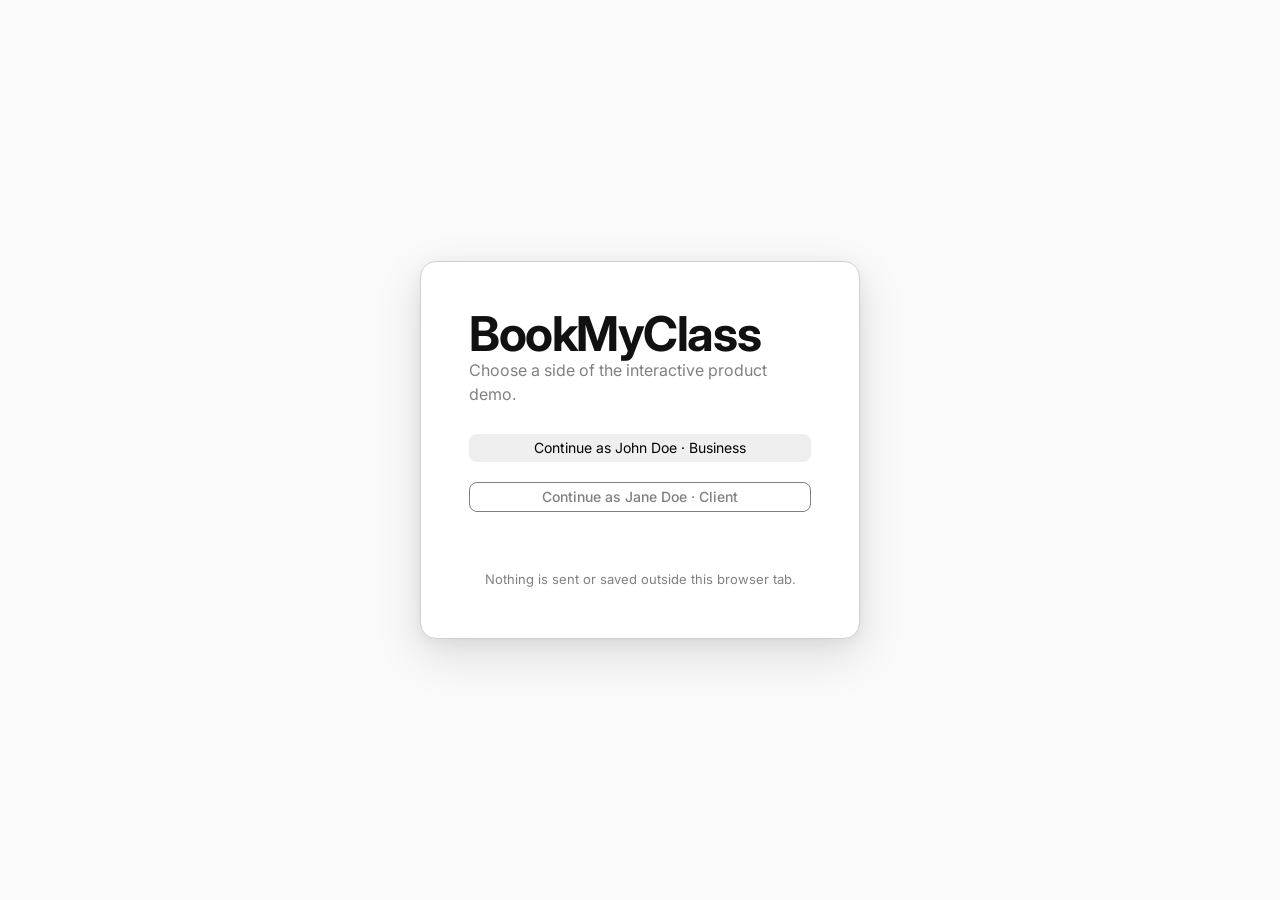
<file: index.html>
<!DOCTYPE html>
<html lang="en">
<head>
  <meta charset="UTF-8" />
  <meta name="viewport" content="width=device-width, initial-scale=1.0" />
  <title>BookMyClass - Login</title>
  <link rel="stylesheet" href="./css/styles.css?v=20260808-7" />
</head>
<body class="auth-page">
  <main class="auth-card">
    <h1>BookMyClass</h1>
    <p class="muted">Choose a side of the interactive product demo.</p>

    <form id="login-form" class="form-stack">
      <button id="admin-demo" type="button">Continue as John Doe · Business</button>
      <button id="client-demo" class="secondary-btn" type="button">Continue as Jane Doe · Client</button>
      <p id="login-error" class="error-text"></p>
      <p class="auth-link">Nothing is sent or saved outside this browser tab.</p>
    </form>
  </main>

  <script type="module" src="./js/demo-login.js"></script>
</body>
</html>
</file>
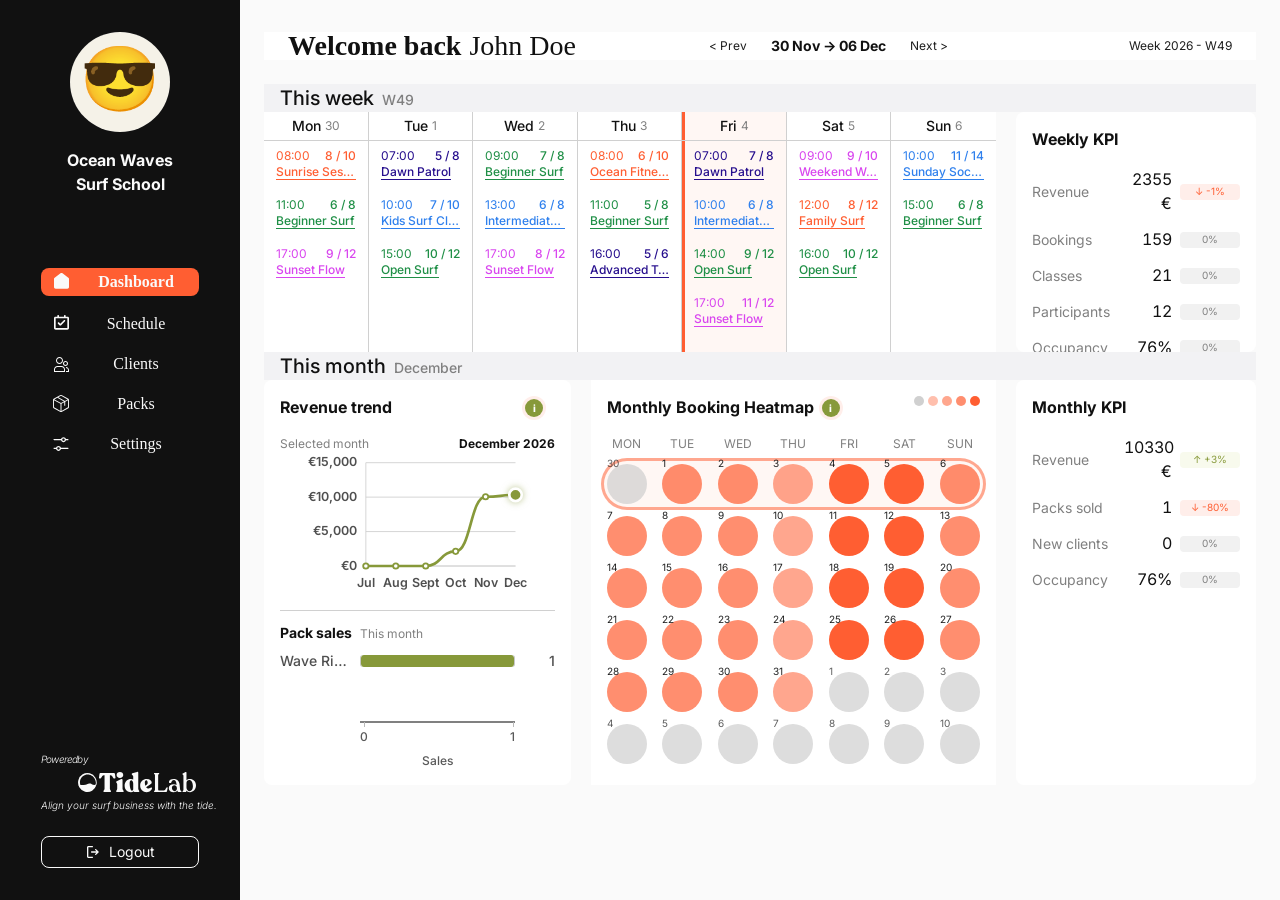
<file: app.html>
<!DOCTYPE html>
<html lang="en">

<head>
  <meta charset="UTF-8" />
  <meta name="viewport" content="width=device-width, initial-scale=1.0" />
  <title>BookMyClass</title>
  <link rel="stylesheet" href="./css/styles.css?v=20260809-16" />
</head>

<body class="app-body">
  <button id="client-view-switch-btn" class="view-mode-switch admin-client-view-switch hidden" type="button">
    Client view
  </button>
  <div id="app-loader" class="app-loader-overlay hidden">
    <div class="app-loader-box">
      <div class="app-loader-spinner"></div>
      <h2>Loading BookMyClass</h2>
      <p>Checking session and preparing your workspace…</p>
    </div>
  </div>
  <div class="app-shell">
    <aside class="sidebar">
      <div class="sidebar-top">
        <div class="brand">
          <div class="brand-logo" role="img" aria-label="Business logo"></div>
          <div class="brand-text">
            <h1 id="business-name">#Company Name</h1>
            <p id="business-slogan"># Company Slogan</p>
          </div>
        </div>
        <nav class="main-nav">
          <button class="nav-item active" data-page="dashboard" type="button"><span class="nav-label">Dashboard</span></button>
          <button class="nav-item" data-page="schedule" type="button"><span class="nav-label">Schedule</span></button>
          <button class="nav-item" data-page="clients" type="button"><span class="nav-label">Clients</span></button>
          <button class="nav-item" data-page="packs" type="button"><span class="nav-label">Packs</span></button>
          <button class="nav-item" data-page="settings" type="button"><span class="nav-label">Settings</span></button>
        </nav>
      </div>

      <div id="sidebar-schedule-calendar" class="sidebar-schedule-calendar hidden"></div>

      <div class="sidebar-bottom">
        <div class="member-card">
          <p class="member-label">Connected as</p>
          <p id="member-info" class="member-value">Loading...</p>
        </div>

        <div class="powered-by" aria-label="Powered by TideLab">
          <span class="powered-by-label">Poweredby</span>
          <img src="./assets/figma/tidelab-logo.svg" alt="TideLab" width="120" height="23" />
          <span class="powered-by-tagline">Align your surf business with the tide.</span>
        </div>
        <button id="logout-btn" class="ghost-btn" type="button">Logout</button>
      </div>
    </aside>

    <main class="main-content">
      <header class="topbar hidden">
        <div>
          <h2 id="page-title"></h2>
          <p id="page-subtitle" class="muted">Business overview</p>
        </div>

        <div class="topbar-actions">
          <button id="prev-week-btn" class="ghost-btn" type="button">&lt; Prev</button>
          <div id="week-label" class="week-label">Week</div>
          <button id="next-week-btn" class="ghost-btn" type="button">Next &gt;</button>
        </div>
      </header>

      <section id="page-content" class="page-content" data-page="dashboard">
        <section class="dashboard-loading-skeleton" aria-label="Calculating dashboard metrics" aria-busy="true">
          <div class="dashboard-skeleton-header">
            <span class="dashboard-loading-welcome">Welcome back…</span>
            <span class="skeleton-shimmer skeleton-week"></span>
            <span class="skeleton-shimmer skeleton-label"></span>
          </div>
          <div class="dashboard-skeleton-periods">
            <section class="dashboard-skeleton-period skeleton-weekly-period">
              <span class="skeleton-shimmer skeleton-period-heading"></span>
              <div class="dashboard-skeleton-weekly-grid">
                <div class="dashboard-skeleton-card skeleton-schedule">
                  <span class="skeleton-shimmer skeleton-title"></span>
                  <div class="skeleton-schedule-days">
                    <span></span><span></span><span></span><span></span><span></span><span></span><span></span>
                  </div>
                </div>
                <div class="dashboard-skeleton-card skeleton-weekly-kpi">
                  <span class="skeleton-shimmer skeleton-title"></span>
                  <span class="skeleton-shimmer skeleton-row"></span>
                  <span class="skeleton-shimmer skeleton-row"></span>
                  <span class="skeleton-shimmer skeleton-row"></span>
                  <span class="skeleton-shimmer skeleton-row"></span>
                  <span class="skeleton-shimmer skeleton-row"></span>
                </div>
              </div>
            </section>

            <section class="dashboard-skeleton-period skeleton-monthly-period">
              <span class="skeleton-shimmer skeleton-period-heading"></span>
              <div class="dashboard-skeleton-monthly-grid">
                <div class="dashboard-skeleton-card skeleton-business-charts">
                  <span class="skeleton-shimmer skeleton-title"></span>
                  <div class="skeleton-business-chart-grid">
                    <div class="skeleton-chart-block">
                      <span class="skeleton-shimmer skeleton-chart-meta"></span>
                      <span class="skeleton-shimmer skeleton-chart"></span>
                    </div>
                    <div class="skeleton-chart-block skeleton-pack-chart-block">
                      <span class="skeleton-shimmer skeleton-chart-meta"></span>
                      <span class="skeleton-shimmer skeleton-pack-bar"></span>
                      <span class="skeleton-shimmer skeleton-pack-bar"></span>
                      <span class="skeleton-shimmer skeleton-pack-bar"></span>
                    </div>
                  </div>
                </div>
                <div class="dashboard-skeleton-card skeleton-heatmap">
                  <div class="skeleton-heatmap-heading">
                    <span class="skeleton-shimmer skeleton-title"></span>
                    <div class="skeleton-heatmap-legend"><span></span><span></span><span></span><span></span><span></span></div>
                  </div>
                  <div class="skeleton-heatmap-weekdays"><span></span><span></span><span></span><span></span><span></span><span></span><span></span></div>
                  <div class="skeleton-heatmap-dots">
                    <span></span><span></span><span></span><span></span><span></span><span></span><span></span>
                    <span></span><span></span><span></span><span></span><span></span><span></span><span></span>
                    <span></span><span></span><span></span><span></span><span></span><span></span><span></span>
                    <span></span><span></span><span></span><span></span><span></span><span></span><span></span>
                    <span></span><span></span><span></span><span></span><span></span><span></span><span></span>
                    <span></span><span></span><span></span><span></span><span></span><span></span><span></span>
                  </div>
                </div>
                <div class="dashboard-skeleton-card skeleton-monthly-kpi">
                  <span class="skeleton-shimmer skeleton-title"></span>
                  <span class="skeleton-shimmer skeleton-row"></span>
                  <span class="skeleton-shimmer skeleton-row"></span>
                  <span class="skeleton-shimmer skeleton-row"></span>
                  <span class="skeleton-shimmer skeleton-row"></span>
                </div>
              </div>
            </section>
          </div>
        </section>
      </section>
    </main>
  </div>
  <div id="schedule-modal" class="modal-overlay hidden">
    <div class="modal-card">
      <div class="modal-header">
        <h3 id="schedule-modal-title">Add event</h3>
        <button id="close-schedule-modal-btn" class="ghost-btn" type="button">Close</button>
      </div>

      <form id="schedule-form" class="form-stack">
        <label>
          <span>Class name</span>
          <input id="schedule-class-name" type="text" required />
        </label>

        <label>
          <span>Coach name</span>
          <input id="schedule-coach-name" type="text" required />
        </label>

        <label>
          <span>Date</span>
          <input id="schedule-date" type="date" required />
        </label>

        <label>
          <span>Start time</span>
          <input id="schedule-start-time" type="time" required />
        </label>

        <label>
          <span>Length (minutes)</span>
          <input id="schedule-duration" type="number" min="15" max="480" step="15" value="60" required />
        </label>

        <label>
          <span>Capacity</span>
          <input id="schedule-capacity" type="number" min="1" value="10" required />
        </label>

        <label class="checkbox-row">
          <input id="schedule-recurring" type="checkbox" />
          <span>Repeat weekly</span>
        </label>

        <div class="modal-actions">
          <button id="delete-schedule-item-btn" class="ghost-btn hidden" type="button">Delete</button>
          <button id="book-schedule-item-btn" class="ghost-btn hidden" type="button">Book client</button>
          <button class="primary-btn" type="submit">Save event</button>
        </div>
      </form>
    </div>
  </div>
  <div id="confirm-modal" class="modal-overlay hidden">
    <div class="modal-card confirm-card">
      <div class="modal-header">
        <h3 id="confirm-title">Confirm action</h3>
      </div>

      <p id="confirm-message" class="confirm-message">Please confirm this action.</p>

      <div class="modal-actions">
        <button id="cancel-confirm-btn" class="secondary-btn" type="button">Cancel</button>
        <button id="confirm-action-btn" class="primary-btn" type="button">Confirm</button>
      </div>
    </div>
  </div>
  <div id="client-modal" class="modal-overlay hidden">
    <div class="modal-card client-detail-card">
      <div class="modal-header">
        <h3>Add client</h3>
        <button id="close-client-modal-btn" class="ghost-btn" type="button">Close</button>
      </div>

      <div class="client-detail-layout">
        <section class="client-detail-pane">
          <div class="client-detail-section-heading">
            <span class="form-section-label">Client details</span>
          </div>
          <form id="client-form" class="form-stack">
            <label>
              <span>First name</span>
              <input id="client-first-name" type="text" required />
            </label>

            <label>
              <span>Last name</span>
              <input id="client-last-name" type="text" required />
            </label>

            <label>
              <span>Email</span>
              <input id="client-email" type="email" />
            </label>
            <p id="client-email-note" class="form-note hidden">Without an email address, this client can be managed by admins but will not be able to book classes themselves.</p>

            <label>
              <span>Phone</span>
              <input id="client-phone" type="text" />
            </label>

            <label>
              <span>Country (optional)</span>
              <select id="client-country">
                <option value="">No country</option>
                <option value="PT">Portugal</option>
                <option value="ES">Spain</option>
                <option value="FR">France</option>
                <option value="GB">England</option>
                <option value="DE">Germany</option>
                <option value="NL">Netherlands</option>
                <option value="CH">Switzerland</option>
                <option value="OTHER">Other</option>
              </select>
            </label>

            <label id="client-country-other-label" class="hidden">
              <span>Other country</span>
              <input id="client-country-other" type="text" maxlength="80" placeholder="Enter country" />
            </label>

            <label style="display:flex;align-items:center;gap:10px;">
              <input id="client-can-book" type="checkbox" checked />
              <span>Can book classes</span>
            </label>

            <div class="modal-actions">
              <button id="delete-client-btn" class="ghost-btn hidden" type="button">Delete</button>
              <button id="edit-client-btn" class="ghost-btn hidden" type="button">Edit details</button>
              <button id="save-client-btn" class="primary-btn" type="submit">Create client</button>
            </div>
          </form>
        </section>

        <section id="client-pack-editor" class="client-detail-pane client-pack-pane hidden">
          <div class="client-detail-section-heading">
            <span class="form-section-label">Membership</span>
          </div>

          <div class="client-pack-editor">
            <div class="client-pack-editor-header">
              <h2 id="client-current-pack-name">No active pack</h2>
              <span id="client-current-pack-status" class="client-status-pill is-empty">No Credits</span>
            </div>

            <div id="client-current-pack-details" class="client-current-pack-details hidden">
              <label>
                <span>Classes left</span>
                <input id="client-current-pack-remaining" type="number" min="0" step="1" disabled />
              </label>
              <div class="client-current-pack-summary">
                <span id="client-current-pack-total">0 total</span>
                <span id="client-current-pack-used">0 used</span>
              </div>
            </div>

            <div id="client-assign-pack-fields" class="client-assign-pack-fields hidden">
              <label>
                <span>Pack to assign</span>
                <select id="client-assign-pack-template"></select>
              </label>
              <button id="assign-client-pack-btn" class="secondary-btn" type="button">Assign pack</button>
            </div>

            <p id="client-pack-editor-note" class="form-note"></p>
          </div>

          <div id="client-pack-actions" class="client-column-actions hidden">
            <button id="edit-client-membership-btn" class="ghost-btn" type="button">Edit pack</button>
            <button id="save-client-membership-btn" class="primary-btn hidden" type="button">Save pack</button>
          </div>
        </section>

        <section class="client-detail-pane client-history-pane">
          <div class="client-detail-section-heading client-history-header">
            <span class="form-section-label">Activity history</span>
          </div>
          <div id="client-booking-history" class="client-history-list"></div>
        </section>
      </div>
    </div>
  </div>
  <div id="client-import-modal" class="modal-overlay hidden">
    <div class="modal-card client-import-card">
      <div class="modal-header">
        <h3>Import clients</h3>
        <button id="close-client-import-modal-btn" class="ghost-btn" type="button">Close</button>
      </div>

      <div class="client-import-body">
        <p class="client-import-copy">Upload a CSV or Excel .xlsx file with one client per row.</p>

        <ol class="client-import-steps">
          <li>Create these columns in Excel or Google Sheets.</li>
          <li>Download the file as CSV or Excel .xlsx.</li>
          <li>Choose the file here and click Import clients.</li>
        </ol>

        <div class="client-import-fields">
          <span>First name *</span>
          <span>Last name *</span>
          <span>Email</span>
          <span>Phone</span>
          <span>Country</span>
          <span>Can book</span>
        </div>

        <div class="client-import-file-panel">
          <label for="client-import-file">Import file</label>
          <input id="client-import-file" type="file" accept=".csv,.xlsx,text/csv,application/vnd.openxmlformats-officedocument.spreadsheetml.sheet" />
          <p class="form-note">Required columns are marked with *. Can book accepts yes/no.</p>
        </div>

        <div id="client-import-result" class="client-import-result hidden"></div>
      </div>

      <div class="modal-actions">
        <button id="import-clients-file-btn" class="primary-btn" type="button">Import clients</button>
      </div>
    </div>
  </div>
  <div id="class-template-modal" class="modal-overlay hidden">
    <div class="modal-card">
      <div class="modal-header">
        <h3>Add event template</h3>
        <button id="close-class-template-modal-btn" class="ghost-btn" type="button">Close</button>
      </div>

      <form id="class-template-form" class="form-stack">
        <label>
          <span>Class name</span>
          <input id="class-template-name" type="text" required />
        </label>

        <label>
          <span>Coach name</span>
          <input id="class-template-coach" type="text" required />
        </label>

        <label>
          <span>Language</span>
          <input
            id="class-template-language"
            type="text"
            value="EN"
            minlength="2"
            maxlength="8"
            pattern="[A-Za-z]{2,8}"
            placeholder="EN"
            autocomplete="off"
            required
          />
        </label>

        <label>
          <span>Duration</span>
          <input id="class-template-duration" type="number" min="15" step="15" value="60" required />
        </label>

        <label>
          <span>Capacity</span>
          <input id="class-template-capacity" type="number" min="1" value="10" required />
        </label>

        <label>
          <span>Color</span>
          <input id="class-template-color" type="hidden" value="#1f8f46" required />
        </label>

        <div class="modal-actions">
          <button id="delete-class-template-btn" class="ghost-btn hidden" type="button">Delete</button>
          <button id="save-class-template-btn" class="primary-btn" type="submit">Create template</button>
        </div>
      </form>
    </div>
  </div>
  <div id="pack-modal" class="modal-overlay hidden">
    <div class="modal-card">
      <div class="modal-header">
        <h3>Add pack</h3>
        <button id="close-pack-modal-btn" class="ghost-btn" type="button">Close</button>
      </div>

      <form id="pack-form" class="form-stack">
        <label>
          <span>Pack name</span>
          <input id="pack-name" type="text" required />
        </label>

        <label>
          <span>Pack type</span>
          <select id="pack-type" required>
            <option value="credits">Normal pack</option>
            <option value="monthly">Monthly pack</option>
          </select>
        </label>

        <label>
          <span>Number of classes</span>
          <input id="pack-class-count" type="number" min="1" value="10" required />
        </label>

        <label>
          <span>Price</span>
          <input id="pack-price" type="number" min="0" step="0.01" value="0" required />
        </label>

        <label>
          <span>Details</span>
          <input id="pack-details" type="text" />
        </label>

        <div class="modal-actions">
          <button id="delete-pack-btn" class="ghost-btn hidden" type="button">Delete</button>
          <button id="save-pack-btn" class="primary-btn" type="submit">Create pack</button>
        </div>
      </form>
    </div>
  </div>
  <div id="client-pack-modal" class="modal-overlay hidden">
    <div class="modal-card">
      <div class="modal-header">
        <h3 id="client-pack-modal-title">Assign pack to client</h3>
        <div class="modal-header-actions">
          <button id="edit-client-pack-btn" class="ghost-btn icon-btn hidden" type="button" aria-label="Edit classes left" title="Edit classes left">&#9998;</button>
          <button id="close-client-pack-modal-btn" class="ghost-btn" type="button">Close</button>
        </div>
      </div>

      <form id="client-pack-form" class="form-stack">
        <div id="client-pack-detail-card" class="client-pack-detail-card hidden">
          <p id="client-pack-detail-type" class="pack-type">Pack</p>
          <h3 id="client-pack-detail-client">Client</h3>
          <p id="client-pack-detail-template" class="muted">Pack template</p>

          <div class="client-pack-detail-count">
            <label id="client-pack-remaining-label">
              <span>Classes left</span>
              <input id="client-pack-remaining-classes" type="number" min="0" step="1" disabled />
            </label>
            <span id="client-pack-detail-total" class="muted">of 0 classes</span>
          </div>

          <div class="client-pack-detail-meta">
            <span id="client-pack-detail-used">0 used</span>
            <span id="client-pack-detail-status">active</span>
          </div>
        </div>

        <label id="client-pack-client-label">
          <span>Client</span>
          <select id="client-pack-client-id" required></select>
        </label>

        <label id="client-pack-template-label">
          <span>Pack template</span>
          <select id="client-pack-template-id" required></select>
        </label>

        <div class="modal-actions">
          <button id="save-client-pack-btn" class="primary-btn" type="submit">Assign pack</button>
        </div>
      </form>
    </div>
  </div>
  <div id="booking-modal" class="modal-overlay hidden">
    <div class="modal-card">
      <div class="modal-header">
        <h3 id="booking-modal-title">Book client</h3>
        <button id="close-booking-modal-btn" class="ghost-btn" type="button">Close</button>
      </div>

      <div id="booking-details" class="booking-details hidden"></div>

      <form id="booking-form" class="form-stack">
        <fieldset class="checkbox-select-field">
          <legend>Clients</legend>
          <div class="booking-client-picker">
            <input
              id="booking-client-search"
              type="search"
              placeholder="Type a client name..."
              autocomplete="off"
              aria-label="Search clients"
            />
            <div id="booking-client-list" class="checkbox-select-list"></div>
          </div>
        </fieldset>

        <div class="modal-actions">
          <button class="primary-btn" type="submit">Create bookings</button>
        </div>
      </form>
    </div>
  </div>
  <div id="booking-pack-modal" class="modal-overlay hidden">
    <div class="modal-card booking-pack-modal-card">
      <div class="modal-header">
        <div>
          <h3>Assign packs before booking</h3>
          <p class="booking-pack-modal-copy">Choose a pack for each client without available credits.</p>
        </div>
        <button id="close-booking-pack-modal-btn" class="ghost-btn" type="button">Close</button>
      </div>

      <form id="booking-pack-form" class="form-stack">
        <div id="booking-pack-client-list" class="booking-pack-client-list"></div>

        <div class="modal-actions">
          <button class="primary-btn" type="submit">Assign packs and book</button>
        </div>
      </form>
    </div>
  </div>
  <div id="react-ui-root"></div>
  <script type="module" src="./js/app.js?v=20260809-7"></script>
</body>

</html>
</file>
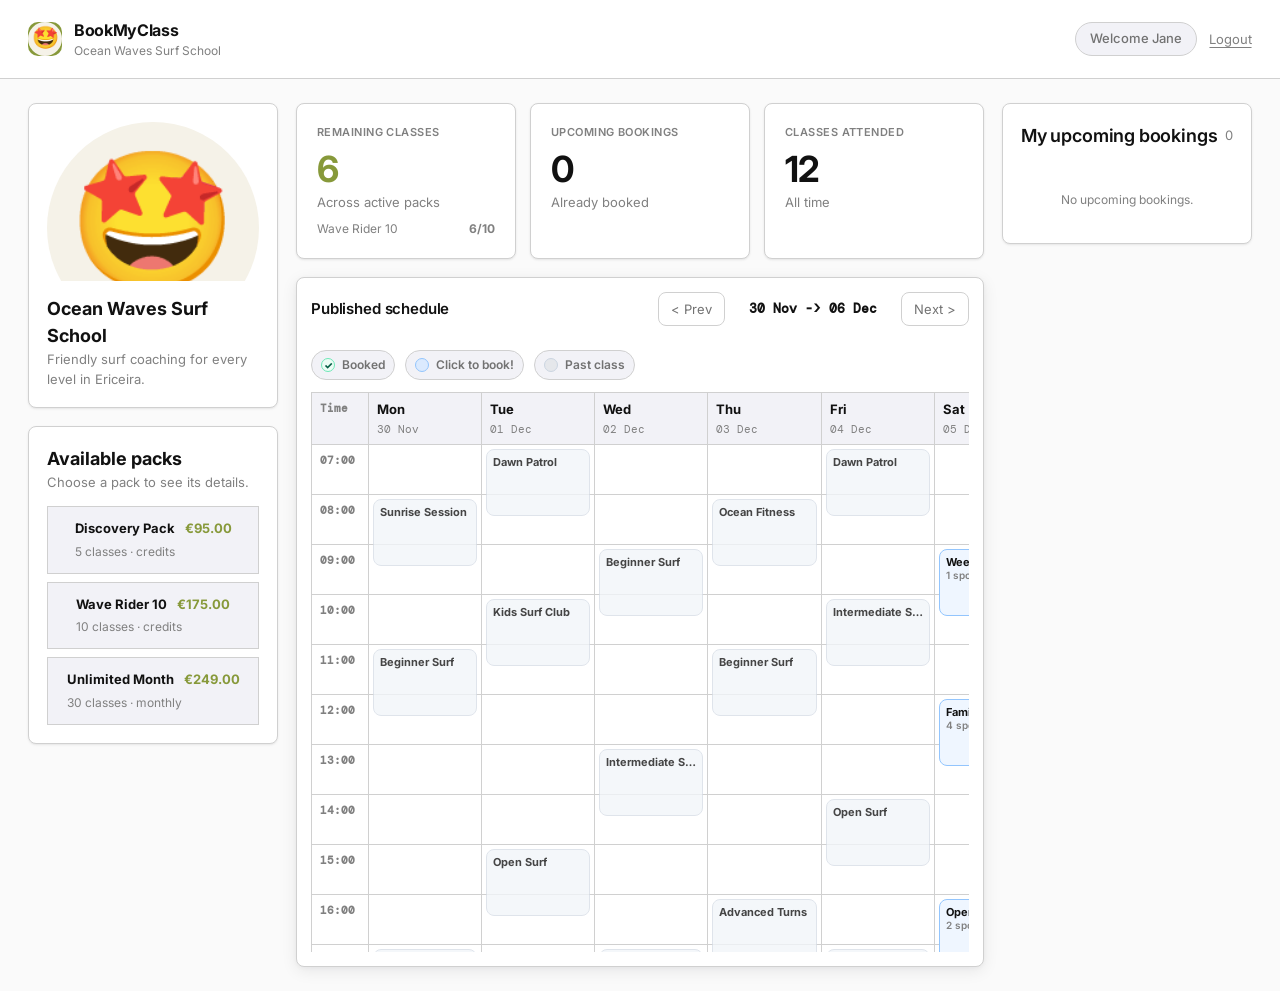
<file: client.html>
<!DOCTYPE html>
<html lang="en">
<head>
  <meta charset="UTF-8" />
  <meta name="viewport" content="width=device-width, initial-scale=1.0" />
  <title>My Classes</title>
  <link rel="stylesheet" href="./css/styles.css?v=20260808-7" />
  <style>
    .portal-header {
      background: var(--panel);
      border-bottom: 1px solid var(--border);
      padding: 18px 28px;
      display: flex;
      justify-content: space-between;
      align-items: center;
      position: sticky;
      top: 0;
      z-index: 100;
    }

    .portal-brand {
      display: flex;
      align-items: center;
      gap: 12px;
    }

    .portal-logo {
      width: 34px;
      height: 34px;
      border-radius: 10px;
      background: var(--accent);
      display: flex;
      align-items: center;
      justify-content: center;
      color: #fff;
      font-weight: 700;
      font-size: 15px;
      flex-shrink: 0;
    }

    .portal-brand-text h1 {
      font-size: 16px;
      font-weight: 700;
      margin: 0;
      letter-spacing: -0.02em;
    }

    .portal-brand-text p {
      font-size: 12px;
      color: var(--muted);
      margin: 0;
    }

    .portal-nav-right {
      display: flex;
      align-items: center;
      gap: 12px;
    }

    .client-name-pill {
      font-size: 13px;
      color: var(--text-secondary);
      background: var(--panel-soft);
      padding: 6px 14px;
      border-radius: 999px;
      border: 1.5px solid var(--border);
      font-weight: 500;
    }

    .logout-link {
      font-size: 13px;
      color: var(--muted);
      background: none;
      border: none;
      cursor: pointer;
      padding: 0;
      text-decoration: underline;
      text-underline-offset: 3px;
      font-family: var(--font);
    }

    .logout-link:hover {
      color: var(--text);
    }

    .portal-body {
      padding: 24px 28px;
      display: grid;
      grid-template-columns: minmax(210px, 250px) minmax(0, 1fr) minmax(210px, 250px);
      align-items: start;
      gap: 18px;
      max-width: 1600px;
      margin: 0 auto;
    }

    .portal-center {
      display: grid;
      gap: 18px;
      min-width: 0;
    }

    .portal-left-rail {
      display: grid;
      gap: 18px;
      position: sticky;
      top: 94px;
    }

    .portal-side-card {
      background: var(--panel);
      border: 1px solid var(--border);
      border-radius: var(--radius-lg);
      box-shadow: var(--shadow-sm);
      padding: 18px;
      display: grid;
      gap: 14px;
    }

    .portal-bookings-card {
      position: sticky;
      top: 94px;
      max-height: calc(100vh - 118px);
      overflow: auto;
    }

    .portal-business-picture {
      width: 100%;
      aspect-ratio: 4 / 3;
      border-radius: var(--radius-md);
      display: grid;
      place-items: center;
      background: var(--accent-light);
      color: var(--accent);
      font-size: 42px;
      font-weight: 700;
      background-position: center;
      background-repeat: no-repeat;
      background-size: cover;
      overflow: hidden;
    }

    .portal-business-picture img {
      width: 100%;
      height: 100%;
      object-fit: contain;
      background: #fff;
    }

    .portal-business-picture img.hidden {
      display: none;
    }

    .portal-business-picture.has-image {
      color: transparent;
    }

    .portal-side-card h2,
    .portal-side-card h3,
    .portal-side-card p {
      margin: 0;
    }

    .portal-side-card h2 {
      font-size: 18px;
    }

    .portal-business-description,
    .portal-pack-details {
      color: var(--muted);
      font-size: 13px;
      line-height: 1.55;
      white-space: pre-line;
    }

    .portal-pack-list {
      display: grid;
      gap: 8px;
    }

    .portal-pack-option {
      width: 100%;
      padding: 12px;
      border: 1px solid var(--border);
      border-radius: var(--radius-md);
      background: var(--panel-soft);
      color: var(--text);
      text-align: left;
      font: inherit;
      cursor: pointer;
      display: grid;
      gap: 4px;
    }

    .portal-pack-option:hover,
    .portal-pack-option[aria-expanded="true"] {
      border-color: var(--accent);
      background: var(--accent-light);
    }

    .portal-pack-option-head {
      display: flex;
      justify-content: space-between;
      gap: 10px;
      align-items: baseline;
    }

    .portal-pack-option strong {
      font-size: 13px;
    }

    .portal-pack-price {
      color: var(--accent);
      font-size: 13px;
      font-weight: 700;
      white-space: nowrap;
    }

    .portal-pack-summary {
      color: var(--muted);
      font-size: 12px;
    }

    .portal-pack-details {
      display: none;
      padding-top: 7px;
      border-top: 1px solid color-mix(in srgb, var(--accent) 24%, transparent);
    }

    .portal-pack-option[aria-expanded="true"] .portal-pack-details {
      display: block;
    }

    .portal-upcoming-list {
      display: grid;
      gap: 8px;
    }

    .portal-upcoming-item {
      width: 100%;
      border: 1px solid var(--border);
      border-radius: var(--radius-md);
      background: var(--panel);
      padding: 10px;
      display: grid;
      grid-template-columns: 34px minmax(0, 1fr);
      align-items: center;
      gap: 10px;
      color: var(--text);
      text-align: left;
      font: inherit;
      cursor: pointer;
    }

    .portal-upcoming-item:hover {
      border-color: var(--accent);
      background: var(--accent-light);
    }

    .portal-upcoming-avatar {
      width: 34px;
      height: 34px;
      border-radius: 999px;
      display: grid;
      place-items: center;
      background: var(--accent-light);
      color: var(--accent);
      font-size: 12px;
      font-weight: 700;
    }

    .portal-upcoming-copy {
      display: grid;
      gap: 2px;
      min-width: 0;
    }

    .portal-upcoming-copy strong {
      overflow: hidden;
      text-overflow: ellipsis;
      white-space: nowrap;
      font-size: 13px;
    }

    .portal-upcoming-copy span {
      color: var(--muted);
      font-size: 11px;
    }

    /* Stats */
    .stats-row {
      display: grid;
      grid-template-columns: repeat(3, minmax(0, 1fr));
      gap: 14px;
    }

    .stat-tile {
      background: var(--panel);
      border: 1px solid var(--border);
      border-radius: var(--radius-lg);
      padding: 20px;
      box-shadow: var(--shadow-sm);
    }

    .stat-tile-label {
      font-size: 11px;
      font-weight: 600;
      color: var(--muted);
      text-transform: uppercase;
      letter-spacing: 0.04em;
      margin: 0 0 10px;
    }

    .stat-tile-value {
      font-size: 36px;
      font-weight: 700;
      letter-spacing: -0.03em;
      line-height: 1;
      color: var(--text);
      margin: 0 0 6px;
    }

    .stat-tile.accent .stat-tile-value {
      color: var(--accent);
    }

    .stat-tile-sub {
      font-size: 13px;
      color: var(--muted);
      margin: 0;
    }

    /* Section header */
    .section-header {
      display: flex;
      justify-content: space-between;
      align-items: center;
      margin-bottom: 12px;
    }

    .section-title {
      font-size: 15px;
      font-weight: 600;
      letter-spacing: -0.01em;
      margin: 0;
    }

    .section-count {
      font-size: 13px;
      color: var(--muted);
    }

    /* Week nav */
    .week-nav {
      display: flex;
      align-items: center;
      gap: 8px;
    }

    .week-nav button {
      font-size: 13px;
      padding: 6px 12px;
      border-radius: var(--radius-sm);
      background: var(--panel);
      border: 1.5px solid var(--border);
      cursor: pointer;
      color: var(--text-secondary);
      font-family: var(--font);
      transition: background var(--transition), border-color var(--transition);
    }

    .week-nav button:hover {
      background: var(--panel-hover);
      border-color: var(--border-strong);
    }

    .week-label-text {
      font-size: 13px;
      font-weight: 600;
      color: var(--text);
      min-width: 160px;
      text-align: center;
      font-family: var(--font-mono);
    }

    /* Schedule */
    .schedule-list {
      display: flex;
      flex-direction: column;
      gap: 8px;
    }

    .day-divider {
      font-size: 11px;
      font-weight: 600;
      color: var(--muted);
      text-transform: uppercase;
      letter-spacing: 0.06em;
      padding: 8px 0 2px;
    }

    .schedule-item {
      background: var(--panel);
      border: 1px solid var(--border);
      border-radius: var(--radius-lg);
      padding: 16px 20px;
      display: grid;
      grid-template-columns: 72px 1fr auto;
      gap: 16px;
      align-items: center;
      box-shadow: var(--shadow-sm);
      transition: box-shadow var(--transition), border-color var(--transition), transform var(--transition);
    }

    .schedule-item:hover {
      box-shadow: var(--shadow);
      border-color: var(--border-strong);
      transform: translateY(-1px);
    }

    .schedule-time-col {
      text-align: center;
      border-right: 1px solid var(--border);
      padding-right: 16px;
    }

    .schedule-time {
      font-size: 14px;
      font-weight: 600;
      font-family: var(--font-mono);
      display: block;
      color: var(--text);
    }

    .schedule-end-time {
      font-size: 11px;
      color: var(--muted);
      font-family: var(--font-mono);
      display: block;
      margin-top: 2px;
    }

    .schedule-info h4 {
      font-size: 14px;
      font-weight: 600;
      margin: 0 0 3px;
      letter-spacing: -0.01em;
    }

    .schedule-info p {
      font-size: 12px;
      color: var(--muted);
      margin: 0;
    }

    .schedule-meta {
      display: flex;
      flex-direction: column;
      align-items: flex-end;
      gap: 8px;
    }

    .capacity-badge {
      font-size: 11px;
      color: var(--muted);
      white-space: nowrap;
    }

    .book-btn {
      font-size: 12px;
      padding: 7px 16px;
      border-radius: var(--radius-sm);
      background: var(--primary);
      color: #fff;
      border: none;
      cursor: pointer;
      font-family: var(--font);
      font-weight: 500;
      transition: background var(--transition), opacity var(--transition);
      white-space: nowrap;
    }

    .book-btn:hover:not(:disabled) {
      background: var(--primary-hover);
    }

    .book-btn.booked {
      background: var(--success-bg);
      color: var(--success-text);
      border: 1px solid var(--success-border);
      cursor: default;
    }

    .book-btn.full {
      background: var(--muted-bg);
      color: var(--muted-text);
      border: 1px solid var(--border);
      cursor: not-allowed;
    }

    /* Bookings */
    .booking-list {
      display: flex;
      flex-direction: column;
      gap: 8px;
    }

    .booking-item {
      background: var(--panel);
      border: 1px solid var(--border);
      border-radius: var(--radius-lg);
      padding: 14px 20px;
      display: grid;
      grid-template-columns: 1fr auto;
      gap: 16px;
      align-items: center;
      box-shadow: var(--shadow-sm);
    }

    .booking-item-left h4 {
      font-size: 14px;
      font-weight: 600;
      margin: 0 0 3px;
      display: flex;
      align-items: center;
      gap: 8px;
      letter-spacing: -0.01em;
    }

    .booking-item-left p {
      font-size: 12px;
      color: var(--muted);
      margin: 0;
    }

    .booking-dot {
      width: 8px;
      height: 8px;
      border-radius: 50%;
      background: #22c55e;
      flex-shrink: 0;
    }

    .cancel-btn {
      font-size: 12px;
      color: var(--muted);
      background: none;
      border: 1.5px solid var(--border);
      border-radius: var(--radius-sm);
      padding: 6px 14px;
      cursor: pointer;
      font-family: var(--font);
      font-weight: 500;
      transition: border-color var(--transition), color var(--transition);
    }

    .cancel-btn:hover {
      color: var(--danger);
      border-color: var(--danger);
    }

    /* Empty state */
    .portal-empty {
      text-align: center;
      color: var(--muted);
      font-size: 13px;
      padding: 32px 0;
      background: var(--panel);
      border: 1px solid var(--border);
      border-radius: var(--radius-lg);
    }

    .portal-schedule-card {
      background: var(--panel);
      border: 1px solid var(--border);
      border-radius: 8px;
      box-shadow: var(--shadow);
      padding: 14px;
      display: grid;
      gap: 12px;
      overflow: hidden;
    }

    .schedule-legend {
      display: flex;
      align-items: center;
      gap: 10px;
      flex-wrap: wrap;
    }

    .legend-item {
      display: inline-flex;
      align-items: center;
      gap: 7px;
      color: var(--text-secondary);
      font-size: 12px;
      font-weight: 600;
      padding: 5px 9px;
      border: 1px solid var(--border);
      border-radius: 999px;
      background: var(--panel-soft);
    }

    .legend-dot,
    .legend-tick {
      display: inline-grid;
      place-items: center;
      width: 14px;
      height: 14px;
      border-radius: 50%;
      flex: 0 0 auto;
      font-size: 10px;
      font-weight: 800;
      line-height: 1;
    }

    .legend-dot.bookable {
      background: #dbeafe;
      border: 1px solid #93c5fd;
    }

    .legend-dot.past {
      background: #e5e7eb;
      border: 1px solid #cbd5e1;
    }

    .legend-tick.booked {
      background: var(--success-bg);
      border: 1px solid var(--success-border);
      color: var(--success-text);
    }

    .portal-schedule-grid-wrap {
      overflow: auto;
      max-height: 560px;
    }

    .portal-schedule-grid {
      display: grid;
      grid-template-columns: 58px repeat(7, minmax(112px, 1fr));
      min-width: 850px;
    }

    .portal-grid-corner,
    .portal-grid-day,
    .portal-time-label,
    .portal-slot {
      border-bottom: 1px solid var(--border);
      border-right: 1px solid var(--border);
    }

    .portal-grid-corner,
    .portal-grid-day {
      background: var(--panel-soft);
      border-top: 1px solid var(--border);
      padding: 7px 8px;
    }

    .portal-grid-corner,
    .portal-time-label {
      border-left: 1px solid var(--border);
      color: var(--muted);
      font-family: var(--font-mono);
      font-size: 11px;
      font-weight: 700;
    }

    .portal-grid-day {
      display: grid;
      gap: 1px;
    }

    .portal-grid-day strong {
      font-size: 13px;
    }

    .portal-grid-day span {
      color: var(--muted);
      font-family: var(--font-mono);
      font-size: 11px;
    }

    .portal-time-row {
      display: contents;
    }

    .portal-time-label {
      padding: 7px 8px;
    }

    .portal-slot {
      height: 50px;
      padding: 4px;
      display: grid;
      align-content: start;
      gap: 4px;
      background: #fff;
      overflow: visible;
      position: relative;
    }

    .portal-event-card {
      min-height: 40px;
      border: 1px solid var(--border);
      border-radius: 8px;
      background: var(--panel-soft);
      padding: 6px;
      display: flex;
      align-items: flex-start;
      justify-content: space-between;
      gap: 6px;
      overflow: hidden;
      position: relative;
      z-index: 2;
      transition: border-color var(--transition), background var(--transition), box-shadow var(--transition);
    }

    .portal-event-card.is-bookable {
      background: #eff6ff;
      border-color: #93c5fd;
      cursor: pointer;
    }

    .portal-event-card.is-bookable:hover {
      background: #dbeafe;
      box-shadow: var(--shadow-sm);
      z-index: 4;
    }

    .portal-event-card.is-booked {
      background: var(--success-bg);
      border-color: var(--success-border);
    }

    .portal-event-card.is-booking-pending {
      pointer-events: none;
      animation: booking-card-confirm 420ms ease-out both;
    }

    .portal-event-card.is-past {
      background: #f1f5f9;
      border-color: #d7dde6;
      color: var(--muted-text);
      opacity: 0.78;
    }

    .portal-event-card.is-full {
      background: var(--muted-bg);
      border-color: var(--border);
      opacity: 0.82;
    }

    .portal-event-compact {
      display: grid;
      gap: 1px;
      min-width: 0;
      line-height: 1.15;
    }

    .portal-event-compact strong,
    .portal-event-compact span {
      overflow: hidden;
      text-overflow: ellipsis;
      white-space: nowrap;
    }

    .portal-event-compact strong {
      color: var(--text);
      font-size: 11px;
      font-weight: 700;
    }

    .portal-event-compact span {
      color: var(--muted);
      font-size: 10px;
      font-weight: 600;
    }

    .portal-event-check {
      display: none;
      place-items: center;
      width: 18px;
      height: 18px;
      border-radius: 999px;
      background: #fff;
      color: var(--success-text);
      font-size: 12px;
      font-weight: 800;
      box-shadow: var(--shadow-sm);
    }

    .portal-event-card.is-booked .portal-event-check {
      display: inline-grid;
    }

    .portal-event-card.is-booking-pending .portal-event-check {
      animation: booking-check-confirm 420ms cubic-bezier(0.2, 1.5, 0.5, 1) both;
    }

    @keyframes booking-card-confirm {
      0% { transform: scale(0.98); background: #eff6ff; }
      55% { transform: scale(1.025); }
      100% { transform: scale(1); background: var(--success-bg); }
    }

    @keyframes booking-check-confirm {
      0% { opacity: 0; transform: scale(0.2) rotate(-35deg); }
      65% { opacity: 1; transform: scale(1.2) rotate(5deg); }
      100% { opacity: 1; transform: scale(1) rotate(0); }
    }

    @media (prefers-reduced-motion: reduce) {
      .portal-event-card.is-booking-pending,
      .portal-event-card.is-booking-pending .portal-event-check {
        animation: none;
      }
    }

    .client-confirm-card {
      max-width: 440px;
      padding-top: 28px;
    }

    .client-confirm-message {
      color: var(--text-secondary);
      font-size: 14px;
      line-height: 1.55;
      margin: 14px 0 0;
    }

    .client-class-details {
      display: grid;
      gap: 8px;
      margin-top: 14px;
      color: var(--text-secondary);
      font-size: 14px;
    }

    .client-class-details p {
      margin: 0;
    }

    .client-modal-close {
      position: absolute;
      top: 12px;
      right: 12px;
      width: 30px;
      height: 30px;
      padding: 0;
      border-radius: 999px;
      background: var(--danger-bg);
      border: 1px solid var(--danger-light);
      color: var(--danger);
      font-size: 19px;
      font-weight: 800;
      line-height: 1;
    }

    .client-modal-close:hover {
      background: var(--danger-light);
    }

    .pack-list-mini {
      display: grid;
      gap: 6px;
      margin-top: 8px;
    }

    .pack-list-mini p {
      display: flex;
      justify-content: space-between;
      gap: 10px;
      font-size: 12px;
      color: var(--muted);
      margin: 0;
    }

    @media (max-width: 700px) {
      .stats-row { grid-template-columns: 1fr; }
      .portal-body { padding: 16px; }
      .schedule-item { grid-template-columns: 60px 1fr; }
      .schedule-meta { display: none; }
      .portal-header { padding: 14px 16px; }
      .client-name-pill { display: none; }
    }

    @media (max-width: 1180px) {
      .portal-body {
        grid-template-columns: minmax(190px, 230px) minmax(0, 1fr);
      }

      .portal-bookings-card {
        grid-column: 1 / -1;
        position: static;
      }

      .portal-upcoming-list {
        grid-template-columns: repeat(auto-fit, minmax(210px, 1fr));
      }
    }

    @media (max-width: 760px) {
      .portal-body {
        grid-template-columns: 1fr;
      }

      .portal-left-rail,
      .portal-bookings-card {
        position: static;
      }
    }
  </style>
</head>
<body class="app-body">

  <div id="app-loader" class="app-loader-overlay">
    <div class="app-loader-box">
      <div class="app-loader-spinner"></div>
      <h2>Loading your portal</h2>
      <p>Preparing your classes and bookings…</p>
    </div>
  </div>

  <header class="portal-header">
    <div class="portal-brand">
      <div id="portal-logo" class="portal-logo">B</div>
      <div class="portal-brand-text">
        <h1>BookMyClass</h1>
        <p id="business-name">Loading…</p>
      </div>
    </div>
    <div class="portal-nav-right">
      <button id="admin-view-switch-btn" class="view-mode-switch hidden" type="button">Admin view</button>
      <span id="client-portal-name" class="client-name-pill">Loading…</span>
      <button id="logout-btn" class="logout-link" type="button">Logout</button>
    </div>
  </header>

  <div class="portal-body">
    <aside class="portal-left-rail">
      <section class="portal-side-card portal-business-card" aria-labelledby="portal-business-title">
        <div id="portal-business-picture" class="portal-business-picture">
          <img id="portal-business-logo" class="hidden" alt="" />
          <span id="portal-business-initial">B</span>
        </div>
        <div>
          <h2 id="portal-business-title">Business</h2>
          <p id="portal-business-description" class="portal-business-description">Business information will appear here.</p>
        </div>
      </section>

      <section id="available-packs" class="portal-side-card portal-packs-card" aria-labelledby="available-packs-title">
        <div>
          <h2 id="available-packs-title">Available packs</h2>
          <p class="portal-business-description">Choose a pack to see its details.</p>
        </div>
        <div id="available-packs-list" class="portal-pack-list"></div>
      </section>
    </aside>

    <main class="portal-center">

    <!-- Stats -->
    <div class="stats-row client-only">
      <div class="stat-tile accent">
        <p class="stat-tile-label">Remaining classes</p>
        <p id="remaining-classes-value" class="stat-tile-value">0</p>
        <p id="remaining-classes-sub" class="stat-tile-sub">Across active packs</p>
      </div>
      <div class="stat-tile">
        <p class="stat-tile-label">Upcoming bookings</p>
        <p id="upcoming-bookings-value" class="stat-tile-value">0</p>
        <p class="stat-tile-sub">Already booked</p>
      </div>
      <div class="stat-tile">
        <p class="stat-tile-label">Classes attended</p>
        <p id="attended-classes-value" class="stat-tile-value">0</p>
        <p class="stat-tile-sub">All time</p>
      </div>
    </div>

    <!-- Schedule -->
    <div class="portal-schedule-card">
      <div class="section-header">
        <h2 class="section-title">Published schedule</h2>
        <div class="week-nav">
          <button id="prev-week-btn" type="button">< Prev</button>
          <span id="week-label" class="week-label-text">Week</span>
          <button id="next-week-btn" type="button">Next ></button>
        </div>
      </div>
      <div id="schedule-legend" class="schedule-legend" aria-label="Schedule legend">
        <span class="legend-item"><span class="legend-tick booked">✓</span>Booked</span>
        <span class="legend-item"><span class="legend-dot bookable"></span>Click to book!</span>
        <span class="legend-item"><span class="legend-dot past"></span>Past class</span>
      </div>
      <div id="client-schedule-list" class="portal-schedule-grid-wrap"></div>
    </div>

    </main>

    <aside class="portal-side-card portal-bookings-card client-only" aria-labelledby="portal-bookings-title">
      <div class="section-header">
        <h2 id="portal-bookings-title" class="section-title">My upcoming bookings</h2>
        <span id="bookings-count" class="section-count"></span>
      </div>
      <div id="client-bookings-list" class="portal-upcoming-list"></div>
    </aside>
  </div>

  <div id="client-confirm-modal" class="modal-overlay hidden">
    <div class="modal-card client-confirm-card">
      <button id="client-confirm-cancel-btn" class="client-modal-close" type="button" aria-label="Close">&times;</button>
      <div class="modal-header">
        <h3 id="client-confirm-title">Class details</h3>
      </div>
      <p id="client-confirm-message" class="client-confirm-message">Review this class before continuing.</p>
      <div class="client-class-details">
        <p id="client-detail-time"></p>
        <p id="client-detail-coach"></p>
        <p id="client-detail-spots"></p>
      </div>
      <div class="modal-actions">
        <button id="client-confirm-action-btn" class="primary-btn" type="button">Book class</button>
        <button id="client-cancel-booking-btn" class="danger-btn hidden" type="button">Cancel participation</button>
      </div>
    </div>
  </div>

  <script type="module" src="./js/client.js?v=20260808-1"></script>
</body>
</html>
</file>
<file: css/styles.css>
﻿@import url('https://api.fontshare.com/v2/css?f[]=satoshi@300,400,500,700&display=swap');
@import url('https://fonts.googleapis.com/css2?family=Amatic+SC:wght@700&family=DM+Sans:ital,opsz,wght@0,9..40,300;0,9..40,400;0,9..40,500;0,9..40,600;0,9..40,700;1,9..40,400&family=DM+Mono:wght@400;500&family=Inter:wght@200;300;400;500;600;700&display=swap');

/* â”€â”€â”€ RESET & ROOT â”€â”€â”€â”€â”€â”€â”€â”€â”€â”€â”€â”€â”€â”€â”€â”€â”€â”€â”€â”€â”€â”€â”€â”€â”€â”€â”€â”€â”€â”€â”€â”€ */

*,
*::before,
*::after {
  box-sizing: border-box;
  margin: 0;
  padding: 0;
}


:root {
  /* Brand primitives â€” edit this block to re-theme the product. */
  --brand-primary: #260e8d;
  --brand-secondary: #ff5e32;
  --brand-accent: #87993a;
  --brand-beige: #eee6d4;
  --brand-black: #111111;
  --brand-grey-dark: #727272;
  --brand-muted: #808080;
  --brand-grey: #a3a3a3;
  --brand-grey-light: #d0d0d0;
  --brand-offwhite: #fafafa;
  --brand-white: #ffffff;
  --brand-primary-soft: rgb(38 14 141 / 10%);
  --brand-secondary-soft: rgb(255 94 50 / 10%);
  --brand-accent-soft: rgb(135 153 58 / 10%);

  /* Brand typography. */
  --font-ui: 'Satoshi', 'Inter', sans-serif;
  --font-display-light: 'Recoleta', 'FONTSPRING DEMO - Recoleta Light', Georgia, serif;
  --font-display-black: 'Recoleta', 'FONTSPRING DEMO - Recoleta Black', Georgia, serif;
  --text-h1-size: 2rem;
  --text-h1-line: 2.5rem;
  --text-h2-size: 1.5rem;
  --text-h2-line: 2rem;
  --text-h3-size: 1.25rem;
  --text-h3-line: 1.75rem;
  --text-large-size: 1rem;
  --text-large-line: 1.5rem;
  --text-body-size: 0.875rem;
  --text-body-line: 1.25rem;
  --text-caption-size: 0.75rem;
  --text-caption-line: 1rem;

  /* Brand spacing, shape and state elevation. */
  --space-1: 0.25rem;
  --space-2: 0.5rem;
  --space-3: 1rem;
  --space-4: 1.5rem;
  --space-5: 2rem;
  --space-6: 2.5rem;
  --space-7: 3rem;
  --radius-small: 0.25rem;
  --radius-medium: 0.5rem;
  --radius-large: 1rem;
  --radius-pill: 999px;
  --brand-shadow-primary: 1px 2px 4px rgb(38 14 141 / 60%);
  --brand-shadow-secondary: 1px 2px 4px rgb(255 94 50 / 55%);
  --brand-shadow-neutral: 1px 2px 4px rgb(128 128 128 / 55%);

  /* Typography scale */
  --font-size-tiny: 0.5rem;
  --font-size-micro: 0.5625rem;
  --font-size-caption: 0.625rem;
  --font-size-small-label: 0.6875rem;
  --font-size-label: 0.75rem;
  --font-size-ui: 0.8125rem;
  --font-size-body: var(--text-body-size);
  --font-size-heading: var(--text-large-size);
  --font-size-heading-lg: 1.125rem;
  --font-size-display: var(--text-h3-size);
  --font-size-metric-lg: 1.5rem;
  --font-size-metric-xl: 2rem;
  --font-size-metric-hero: 2.125rem;
  --font-size-page-title: var(--text-h3-size);
  --font-size-page-subtitle: var(--text-body-size);
  --font-size-menu-option: var(--text-body-size);
  --font-size-brand-title: var(--text-large-size);
  --font-size-brand-subtitle: var(--text-caption-size);
  --font-size-card-title: var(--text-body-size);
  --font-size-section-title: var(--text-body-size);
  --font-size-button: var(--text-body-size);
  --font-size-input: var(--text-body-size);
  --font-size-metric: clamp(1.125rem, 1.6vw, 1.375rem);
  --font-size-modal-title: 1rem;
  --font-size-table-heading: var(--font-size-caption);
  --font-size-table-text: 0.75rem;
  --font-size-auth-title: 3rem;
  --font-size-powered-by: var(--font-size-tiny);

  /* App-level aliases */
  --app-page-max: 100rem;
  --app-page-bg: var(--brand-offwhite);
  --app-card-bg: var(--brand-white);
  --app-card-radius: var(--radius-medium);
  --app-line: var(--brand-grey-light);
  --app-heading: var(--brand-black);
  --app-body: var(--brand-black);
  --app-muted: var(--brand-muted);
  --app-subtle: var(--brand-grey);
  --app-title-size: var(--font-size-page-title);
  --app-section-title-size: var(--font-size-card-title);
  --app-body-size: var(--font-size-body);
  --app-small-size: var(--font-size-label);
  --app-mini-size: var(--font-size-small-label);
  --app-number-size: var(--font-size-metric);
  --sidebar-width: 15rem;

  /* Palette */
  --bg: var(--brand-offwhite);
  --panel: var(--brand-white);
  --panel-soft: #f2f2f7;
  --panel-hover: var(--brand-primary-soft);
  --text: var(--brand-black);
  --text-secondary: var(--brand-grey-dark);
  --muted: var(--brand-muted);
  --border: var(--brand-grey-light);
  --border-strong: var(--brand-grey);
  --sidebar: var(--brand-black);
  --sidebar-text: var(--brand-offwhite);
  --sidebar-muted: var(--brand-grey);
  --sidebar-hover: rgba(255, 255, 255, 0.06);
  --primary: var(--brand-primary);
  --primary-hover: var(--brand-primary);
  --secondary: var(--brand-secondary);
  --secondary-soft: var(--brand-secondary-soft);
  --accent: var(--brand-accent);
  --accent-light: var(--brand-accent-soft);
  --accent-hover: var(--brand-accent);
  --success-bg: #ecfdf5;
  --success-text: #065f46;
  --success-border: #6ee7b7;
  --heat-0: var(--brand-grey-light);
  --heat-1: rgba(255, 94, 50, 0.4);
  --heat-2: rgba(255, 94, 50, 0.55);
  --heat-3: rgba(255, 94, 50, 0.7);
  --heat-4: var(--brand-secondary);
  --muted-bg: #f1f5f9;
  --muted-text: #475569;
  --danger: #dc2626;
  --danger-bg: #fef2f2;
  --danger-light: #fee2e2;
  --info-bg: #eff6ff;
  --info-text: #1e40af;
  --info-border: #bfdbfe;

  /* Elevation */
  --shadow-sm: 0 1px 3px rgba(13, 17, 23, 0.06), 0 1px 2px rgba(13, 17, 23, 0.04);
  --shadow: 0 4px 16px rgba(13, 17, 23, 0.08), 0 1px 4px rgba(13, 17, 23, 0.04);
  --shadow-lg: 0 16px 48px rgba(13, 17, 23, 0.12), 0 4px 16px rgba(13, 17, 23, 0.06);

  /* Shape */
  --radius-sm: var(--radius-medium);
  --radius: var(--radius-medium);
  --radius-lg: var(--radius-medium);
  --radius-xl: var(--radius-large);

  /* Motion */
  --transition: 0.18s ease;

  /* Fonts */
  --font: var(--font-ui);
  --font-mono: 'DM Mono', monospace;
  --font-design: var(--font-ui);
  --font-logo-light: var(--font-display-light);
  --font-logo-black: var(--font-display-black);


  --schedule-hour-height: 4rem;
}

html,
body {
  min-height: 100%;
  font-family: var(--font-ui);
  color: var(--text);
  background: var(--bg);
  -webkit-font-smoothing: antialiased;
  line-height: 1.5;
}

img,
svg,
video,
canvas {
  max-width: 100%;
}

/* â”€â”€â”€ AUTH â”€â”€â”€â”€â”€â”€â”€â”€â”€â”€â”€â”€â”€â”€â”€â”€â”€â”€â”€â”€â”€â”€â”€â”€â”€â”€â”€â”€â”€â”€â”€â”€â”€â”€â”€â”€â”€â”€â”€â”€ */

.auth-page {
  min-height: 100vh;
  display: grid;
  place-items: center;
  padding: 24px;
  background: var(--bg);
}

.auth-card {
  width: 100%;
  max-width: 440px;
  background: var(--panel);
  border-radius: var(--radius-xl);
  padding: 48px;
  box-shadow: var(--shadow-lg);
  border: 1px solid var(--border);
}

.auth-card h1 {
  font-size: var(--font-size-auth-title);
  line-height: 1;
  letter-spacing: -0.03em;
  font-weight: 700;
  color: var(--text);
}

.enroll-card {
  max-width: 560px;
}

.auth-link {
  color: var(--muted);
  font-size: var(--font-size-ui);
  text-align: center;
}

.auth-link a {
  color: var(--text);
  font-weight: 700;
  text-decoration: none;
}

.auth-link a:hover {
  text-decoration: underline;
}

/* â”€â”€â”€ FORMS â”€â”€â”€â”€â”€â”€â”€â”€â”€â”€â”€â”€â”€â”€â”€â”€â”€â”€â”€â”€â”€â”€â”€â”€â”€â”€â”€â”€â”€â”€â”€â”€â”€â”€â”€â”€â”€â”€â”€ */

.form-stack {
  display: grid;
  gap: 20px;
  margin-top: 28px;
}

label {
  display: grid;
  gap: 8px;
  font-size: var(--font-size-label);
  font-weight: 500;
  color: var(--text-secondary);
}

input,
select,
textarea {
  width: 100%;
  padding: 13px 16px;
  border: 1.5px solid var(--border);
  border-radius: var(--radius-sm);
  font-size: var(--font-size-input);
  font-family: var(--font);
  background: var(--panel);
  color: var(--text);
  transition: border-color var(--transition), box-shadow var(--transition);
  outline: none;
}

input:focus,
select:focus,
textarea:focus {
  border-color: var(--primary);
  box-shadow: 0 0 0 3px rgba(13, 17, 23, 0.08);
}

input:disabled,
select:disabled,
textarea:disabled {
  border-color: var(--border);
  background: var(--muted-bg);
  color: var(--muted-text);
  opacity: 1;
  cursor: not-allowed;
  box-shadow: none;
}

input[type="checkbox"] {
  width: 18px;
  height: 18px;
  padding: 0;
  accent-color: var(--primary);
  cursor: pointer;
}

input[type="checkbox"]:disabled {
  opacity: 0.5;
  cursor: not-allowed;
}

.form-note {
  margin-top: -8px;
  padding: 10px 12px;
  border-radius: var(--radius-sm);
  background: var(--info-bg);
  border: 1px solid var(--info-border);
  color: var(--info-text);
  font-size: var(--font-size-label);
  line-height: 16px;
}

.form-note.form-note-error {
  background: var(--danger-bg);
  border-color: var(--danger-light);
  color: var(--danger);
}

.checkbox-select-field {
  display: grid;
  gap: 10px;
  border: 0;
}

.checkbox-select-field legend {
  color: var(--text-secondary);
  font-size: var(--font-size-label);
  font-weight: 500;
}

.checkbox-select-list {
  max-height: 300px;
  overflow: auto;
  display: grid;
  gap: 8px;
  padding: 4px;
  border: 1.5px solid var(--border);
  border-radius: var(--radius-sm);
  background: var(--panel-soft);
}

.booking-client-picker {
  display: grid;
  gap: 0.5rem;
}

.booking-client-picker input[type="search"] {
  width: 100%;
  min-height: 2.5rem;
}

.checkbox-select-option.hidden-by-search {
  display: none;
}

.checkbox-select-option {
  display: grid;
  grid-template-columns: 18px minmax(0, 1fr);
  align-items: center;
  gap: 10px;
  padding: 10px;
  border-radius: var(--radius-sm);
  background: var(--panel);
  border: 1px solid var(--border);
  cursor: pointer;
}

.checkbox-select-option:hover {
  border-color: var(--border-strong);
}

.checkbox-select-option span {
  display: grid;
  gap: 2px;
  min-width: 0;
}

.checkbox-select-option strong {
  color: var(--text);
  font-size: var(--font-size-ui);
  line-height: 18px;
}

.checkbox-select-option em {
  color: var(--muted);
  font-size: var(--font-size-label);
  line-height: 16px;
  font-style: normal;
  overflow: hidden;
  text-overflow: ellipsis;
  white-space: nowrap;
}

.logo-preview {
  width: 72px;
  height: 72px;
  border: 1px solid var(--border);
  border-radius: var(--radius);
  background-position: center;
  background-repeat: no-repeat;
  background-size: cover;
}

/* â”€â”€â”€ BUTTONS â”€â”€â”€â”€â”€â”€â”€â”€â”€â”€â”€â”€â”€â”€â”€â”€â”€â”€â”€â”€â”€â”€â”€â”€â”€â”€â”€â”€â”€â”€â”€â”€â”€â”€â”€â”€â”€ */

button {
  border: 0;
  min-height: 28px;
  border-radius: var(--radius-medium);
  padding: 4px 16px;
  cursor: pointer;
  font-size: var(--font-size-button);
  font-family: var(--font-ui);
  font-weight: 400;
  line-height: var(--text-body-line);
  display: inline-flex;
  align-items: center;
  justify-content: center;
  gap: 7px;
  transition: background var(--transition), opacity var(--transition), box-shadow var(--transition);
  position: relative;
  overflow: hidden;
  white-space: nowrap;
  letter-spacing: 0;
}

button:disabled {
  opacity: 0.6;
  cursor: not-allowed;
}

.primary-btn {
  background: var(--brand-secondary);
  color: var(--brand-offwhite);
  border: 1px solid var(--brand-secondary);
  box-shadow: none;
  font-weight: 500;
}

.primary-btn:hover:not(:disabled) {
  background: var(--brand-white);
  color: var(--brand-secondary);
  box-shadow: var(--brand-shadow-secondary);
}

.secondary-btn {
  background: var(--brand-white);
  color: var(--brand-muted);
  border: 1px solid var(--brand-muted);
  box-shadow: none;
  font-weight: 500;
}

.secondary-btn:hover:not(:disabled) {
  background: var(--brand-white);
  border-color: var(--brand-muted);
  box-shadow: var(--brand-shadow-neutral);
}

.ghost-btn {
  background: var(--brand-white);
  color: var(--brand-muted);
  border: 1px solid var(--brand-muted);
}

.ghost-btn:hover:not(:disabled) {
  background: var(--brand-white);
  border-color: var(--brand-muted);
  box-shadow: var(--brand-shadow-neutral);
}

.danger-btn {
  background: var(--danger-bg);
  color: var(--danger);
  border: 1.5px solid var(--danger-light);
}

.danger-btn:hover:not(:disabled) {
  background: var(--danger-light);
}

.split-actions {
  display: grid;
  grid-template-columns: 1fr;
  gap: 10px;
}

.btn-icon {
  display: inline-grid;
  place-items: center;
  flex: 0 0 auto;
  width: 16px;
  height: 16px;
  font-size: var(--font-size-ui);
  line-height: 1;
  font-weight: 700;
}

.btn-spinner {
  width: 14px;
  height: 14px;
  border: 2px solid rgba(255, 255, 255, 0.35);
  border-top-color: #fff;
  border-radius: 50%;
  animation: spin 0.65s linear infinite;
  flex-shrink: 0;
}

.ghost-btn .btn-spinner {
  border-color: rgba(13, 17, 23, 0.15);
  border-top-color: var(--muted);
}

.error-text {
  color: var(--danger);
  font-size: var(--font-size-label);
  min-height: 18px;
}

.row-action-group {
  display: flex;
  align-items: center;
  justify-content: flex-end;
  gap: 8px;
}

.row-action-btn {
  min-height: 32px;
  padding: 0 10px;
  border-radius: 8px;
  font-size: var(--font-size-label);
}

/* â”€â”€â”€ LOADERS â”€â”€â”€â”€â”€â”€â”€â”€â”€â”€â”€â”€â”€â”€â”€â”€â”€â”€â”€â”€â”€â”€â”€â”€â”€â”€â”€â”€â”€â”€â”€â”€â”€â”€â”€â”€â”€ */

.app-loader-overlay {
  position: fixed;
  inset: 0;
  background: rgba(240, 242, 247, 0.9);
  backdrop-filter: blur(6px);
  display: flex;
  align-items: center;
  justify-content: center;
  z-index: 9999;
  transition: opacity 0.3s ease, visibility 0.3s ease;
}

.app-loader-overlay.hidden {
  opacity: 0;
  visibility: hidden;
  pointer-events: none;
}

.app-loader-box {
  background: var(--panel);
  border-radius: var(--radius-xl);
  box-shadow: var(--shadow-lg);
  border: 1px solid var(--border);
  padding: 36px 44px;
  min-width: 300px;
  text-align: center;
}

.app-loader-box h2 {
  font-size: var(--font-size-display);
  font-weight: 600;
  margin-bottom: 6px;
  letter-spacing: -0.01em;
}

.app-loader-box p {
  color: var(--muted);
  font-size: var(--font-size-label);
}

.app-loader-spinner {
  width: 44px;
  height: 44px;
  margin: 0 auto 20px;
  border-radius: 50%;
  border: 3px solid var(--border);
  border-top-color: var(--accent);
  animation: spin 0.7s linear infinite;
}

.action-loading-overlay {
  position: absolute;
  inset: 0;
  background: rgba(255, 255, 255, 0.75);
  backdrop-filter: blur(2px);
  border-radius: inherit;
  display: flex;
  align-items: center;
  justify-content: center;
  z-index: 10;
  opacity: 0;
  visibility: hidden;
  transition: opacity 0.18s ease, visibility 0.18s ease;
}

.action-loading-overlay.visible {
  opacity: 1;
  visibility: visible;
}

.action-loading-overlay .app-loader-spinner {
  width: 32px;
  height: 32px;
  margin: 0;
}

.action-loading-overlay.is-success {
  background: rgba(255, 255, 255, 0.94);
}

.modal-success-feedback {
  display: grid;
  justify-items: center;
  gap: 12px;
  color: var(--success-text);
  text-align: center;
}

.modal-success-feedback span {
  width: 64px;
  height: 64px;
  display: grid;
  place-items: center;
  border: 4px solid currentColor;
  border-radius: 50%;
  font-size: 36px;
  font-weight: 800;
  line-height: 1;
  animation: modalSuccessIn 0.45s cubic-bezier(0.2, 1.4, 0.4, 1) both;
}

/* â”€â”€â”€ APP SHELL LAYOUT â”€â”€â”€â”€â”€â”€â”€â”€â”€â”€â”€â”€â”€â”€â”€â”€â”€â”€â”€â”€â”€â”€â”€â”€â”€â”€â”€â”€ */

.app-body {
  height: 100vh;
  min-height: 0;
  overflow: hidden;
  background: var(--bg);
}

.app-shell {
  height: 100vh;
  min-height: 0;
  display: grid;
  grid-template-columns: var(--sidebar-width) minmax(0, 1fr);
}

/* â”€â”€â”€ SIDEBAR â”€â”€â”€â”€â”€â”€â”€â”€â”€â”€â”€â”€â”€â”€â”€â”€â”€â”€â”€â”€â”€â”€â”€â”€â”€â”€â”€â”€â”€â”€â”€â”€â”€â”€â”€â”€â”€ */

.sidebar {
  width: var(--sidebar-width);
  height: 100vh;
  min-height: 0;
  background: var(--brand-black);
  color: var(--brand-offwhite);
  padding: 32px 24px;
  display: flex;
  flex-direction: column;
  align-items: center;
  justify-content: space-between;
  gap: 56px;
  position: sticky;
  top: 0;
  overflow: hidden;
}

.sidebar-top {
  width: 158px;
  display: flex;
  flex-direction: column;
  align-items: center;
  gap: 80px;
}

.brand {
  width: 158px;
  height: 156px;
  display: flex;
  flex-direction: column;
  align-items: center;
  justify-content: center;
  gap: 16px;
  padding: 0;
}

.brand-logo {
  width: 100px;
  height: 100px;
  border-radius: 99px;
  background: var(--brand-offwhite) url("../assets/figma/surf-school-logo.png") center / cover no-repeat;
  color: var(--brand-black);
  display: grid;
  place-items: center;
  font-family: var(--font-design);
  font-size: 42px;
  line-height: 1;
  font-weight: 800;
  flex-shrink: 0;
  box-shadow: none;
}

.brand-text {
  width: 132px;
  height: 40px;
  display: flex;
  flex-direction: column;
  align-items: center;
  gap: 0;
}

.brand-text h1 {
  width: 132px;
  color: var(--brand-offwhite);
  font-family: var(--font-design);
  font-size: 16px;
  line-height: 24px;
  font-weight: 700;
  text-align: center;
  letter-spacing: 0;
}

.brand-text p {
  width: 132px;
  max-width: 132px;
  color: var(--brand-offwhite);
  font-family: var(--font-design);
  font-size: 12px;
  line-height: 16px;
  font-weight: 300;
  text-align: center;
  opacity: 1;
  white-space: nowrap;
  overflow: hidden;
  text-overflow: ellipsis;
}

.main-nav {
  width: 158px;
  display: flex;
  flex-direction: column;
  align-items: center;
  gap: 16px;
}

.nav-item {
  width: 158px;
  height: 24px;
  min-height: 24px;
  padding: 0 8px;
  text-align: left;
  justify-content: flex-start;
  gap: 8px;
  background: transparent;
  border: 0;
  color: var(--brand-offwhite);
  border-radius: 8px;
  font-family: var(--font-logo-light);
  font-size: 16px;
  line-height: 24px;
  font-weight: 300;
  letter-spacing: 0;
  transition: background 180ms ease, color 180ms ease;
}

.nav-item::before {
  content: "";
  width: 24px;
  height: 24px;
  flex: 0 0 24px;
  background: var(--nav-icon) center no-repeat;
}

.nav-item[data-page="dashboard"]  { --nav-icon: url("../assets/figma/dashboard.svg"); }
.nav-item[data-page="schedule"]   { --nav-icon: url("../assets/figma/schedule.svg"); }
.nav-item[data-page="clients"]    { --nav-icon: url("../assets/figma/clients.svg"); }
.nav-item[data-page="packs"],
.nav-item[data-page="client-packs"] { --nav-icon: url("../assets/figma/packs.svg"); }
.nav-item[data-page="settings"]   { --nav-icon: url("../assets/figma/settings.svg"); }

.nav-item.active {
  background: var(--brand-secondary);
  color: var(--brand-offwhite);
  height: 28px;
  min-height: 28px;
  padding-block: 2px;
  font-family: var(--font-logo-black);
  font-weight: 700;
}

.nav-item:hover {
  background: rgba(250, 250, 250, 0.08);
}

.nav-item.active:hover { background: var(--brand-secondary); }

.nav-label {
  width: 110px;
  height: 24px;
  line-height: 24px;
  text-align: center;
}

.sidebar-bottom {
  width: 158px;
  display: flex;
  flex-direction: column;
  align-items: center;
  gap: 24px;
}

.member-card {
  display: none;
}

.sidebar .ghost-btn {
  width: 158px;
  height: 32px;
  padding: 4px 16px;
  gap: 8px;
  background: var(--brand-black);
  color: var(--brand-offwhite);
  border: 1px solid var(--brand-offwhite);
  border-radius: 8px;
  font-family: var(--font-design);
  font-size: 14px;
  line-height: 20px;
  font-weight: 400;
}

.sidebar .ghost-btn::before {
  content: "";
  width: 16px;
  height: 16px;
  flex: 0 0 16px;
  background: url("../assets/figma/logout.svg") center / contain no-repeat;
}

.powered-by {
  width: 158px;
  height: 56px;
  display: flex;
  flex-direction: column;
  align-items: flex-start;
  justify-content: center;
  gap: 4px;
  color: var(--brand-offwhite);
  font-family: var(--font-design);
}

.powered-by-label {
  height: 7px;
  margin-bottom: 4px;
  font-size: 10px;
  line-height: 7px;
  font-style: italic;
  font-weight: 300;
  letter-spacing: -0.08em;
}

.powered-by img {
  width: 120px;
  height: 23px;
  margin-left: 35px;
  display: block;
}

.powered-by-tagline {
  height: 14px;
  font-size: 10px;
  line-height: 14px;
  font-style: italic;
  font-weight: 300;
  white-space: nowrap;
}

.sidebar-schedule-calendar {
  width: 158px;
  max-height: 190px;
  margin: 0 auto;
  display: flex;
  flex-direction: column;
  gap: 17px;
  background: var(--brand-black);
  color: var(--brand-offwhite);
  font-family: Inter, var(--font);
  overflow: hidden;
  transition: max-height 260ms ease, opacity 220ms ease, transform 260ms ease, margin 260ms ease;
}

.sidebar-schedule-calendar.hidden {
  display: flex !important;
  max-height: 0;
  margin-top: -16px;
  opacity: 0;
  pointer-events: none;
  transform: translateY(-8px);
}

.sidebar-calendar-header {
  width: 100%;
  height: 24px;
  display: flex;
  align-items: center;
  justify-content: space-between;
  gap: 16px;
}

.sidebar-calendar-header p {
  margin: 0;
  color: var(--brand-offwhite);
  font-size: var(--font-size-heading);
  line-height: 24px;
  font-weight: 200;
  white-space: nowrap;
}

.sidebar-calendar-arrows {
  display: flex;
  align-items: center;
  gap: 8px;
}

.sidebar-calendar-arrows button {
  width: 14px;
  height: 18px;
  padding: 0;
  display: inline-flex;
  align-items: center;
  justify-content: center;
  border: 0;
  background: transparent;
  color: var(--brand-offwhite);
  border-radius: 4px;
  font: inherit;
  font-size: var(--font-size-label);
  cursor: pointer;
}

.sidebar-calendar-arrows button:disabled {
  cursor: wait;
  opacity: 0.5;
}

.sidebar-calendar-arrows button:hover {
  background: rgba(250, 250, 250, 0.14);
}

.sidebar-calendar-grid {
  display: flex;
  flex-direction: column;
  gap: 7px;
}

.sidebar-calendar-weekdays,
.sidebar-calendar-week {
  display: grid;
  grid-template-columns: repeat(7, 1fr);
  gap: 8px;
  justify-items: center;
}

.sidebar-calendar-weekdays span {
  height: 12px;
  display: flex;
  align-items: center;
  justify-content: center;
  color: var(--brand-offwhite);
  font-size: var(--font-size-label);
  line-height: 12px;
  font-weight: 700;
}

.sidebar-calendar-day {
  width: 15px;
  height: 14px;
  padding: 0;
  display: inline-flex;
  align-items: center;
  justify-content: center;
  border: 1px solid transparent;
  background: transparent;
  color: var(--brand-offwhite);
  border-radius: 4px;
  font: inherit;
  font-size: var(--font-size-label);
  line-height: 14px;
  font-weight: 200;
  cursor: pointer;
}

.sidebar-calendar-day:hover { background: rgba(250, 250, 250, 0.14); }
.sidebar-calendar-day.is-muted { opacity: 0.38; }
.sidebar-calendar-day.is-selected-week { background: var(--brand-primary); color: var(--brand-offwhite); opacity: 1; font-weight: 400; }
.sidebar-calendar-day.is-today { color: var(--brand-secondary); }

/* â”€â”€â”€ MAIN CONTENT â”€â”€â”€â”€â”€â”€â”€â”€â”€â”€â”€â”€â”€â”€â”€â”€â”€â”€â”€â”€â”€â”€â”€â”€â”€â”€â”€â”€â”€â”€â”€â”€ */

.main-content {
  width: 100%;
  height: 100vh;
  min-height: 0;
  padding: 2rem 1.5rem 3rem;
  display: flex;
  flex-direction: column;
  gap: 0;
  min-width: 0;
  overflow: hidden;
  align-items: stretch;
  background: var(--app-page-bg);
  color: var(--app-body);
}

.topbar {
  width: 100%;
  max-width: var(--app-page-max);
  margin: 0 auto 1.5rem;
  padding: 0;
  border: 0;
  background: transparent;
  box-shadow: none;
  display: flex;
  align-items: flex-start;
  justify-content: space-between;
  gap: 1rem;
}

.topbar h2 {
  color: var(--app-heading);
  font-family: Inter, var(--font);
  font-size: var(--font-size-page-title);
  font-weight: 700;
  line-height: 1.3;
  letter-spacing: 0;
  margin: 0;
}

.topbar h2 .page-title-regular {
  font-weight: 400;
}

.topbar p,
#page-subtitle,
.topbar-actions {
  display: none;
}

.view-mode-switch {
  min-height: 2.25rem;
  padding: 0.4375rem 0.875rem;
  border: 0.0625rem solid var(--accent);
  border-radius: 999px;
  background: var(--brand-white);
  color: var(--accent);
  font-family: Inter, var(--font);
  font-size: var(--font-size-label);
  line-height: 1rem;
  font-weight: 700;
  box-shadow: 0 0.375rem 1rem rgba(17, 17, 17, 0.1);
}

.view-mode-switch:hover:not(:disabled) {
  background: var(--accent);
  color: var(--brand-white);
  transform: translateY(-0.0625rem);
}

.view-mode-switch:disabled {
  border-color: var(--brand-grey-light);
  background: #f1f1f1;
  color: var(--brand-grey);
  box-shadow: none;
  cursor: not-allowed;
}

.admin-client-view-switch {
  position: fixed;
  top: 1rem;
  right: 1.5rem;
  z-index: 75;
}

.page-content {
  width: 100%;
  max-width: var(--app-page-max);
  flex: 1;
  min-height: 0;
  margin-right: auto;
  margin-left: auto;
  display: grid;
  gap: 1.5rem;
  align-content: start;
  overflow: hidden;
}

.page-content[data-page="clients"],
.page-content[data-page="packs"] {
  align-content: stretch;
  overflow: hidden;
}

.page-content[data-page="dashboard"] {
  align-content: stretch;
  overflow: hidden;
}

.page-content[data-page="schedule"] {
  grid-template-rows: minmax(0, 1fr);
  align-content: stretch;
  overflow: hidden;
}

.page-content[data-page="packs"] {
  grid-template-rows: auto minmax(0, 1fr);
  gap: 0.75rem;
}

/* â”€â”€â”€ HERO CARD â”€â”€â”€â”€â”€â”€â”€â”€â”€â”€â”€â”€â”€â”€â”€â”€â”€â”€â”€â”€â”€â”€â”€â”€â”€â”€â”€â”€â”€â”€â”€â”€â”€â”€â”€ */

.dashboard-loading-skeleton {
  width: 100%;
  height: 100%;
  min-height: 0;
  display: grid;
  grid-template-rows: auto minmax(0, 1fr);
  gap: 1.75rem;
}

.dashboard-skeleton-header {
  min-height: 2.75rem;
  padding: 0.5rem 1.5rem;
  display: grid;
  grid-template-columns: 1fr 1fr auto;
  align-items: center;
  gap: 1.5rem;
  background: var(--brand-white);
}

.dashboard-skeleton-periods {
  min-height: 0;
  display: grid;
  grid-template-rows: minmax(16rem, 0.75fr) minmax(22rem, 1.25fr);
  gap: 1rem;
}

.dashboard-skeleton-period {
  min-height: 0;
  display: grid;
  grid-template-rows: auto minmax(0, 1fr);
  gap: 0.5rem;
}

.skeleton-period-heading {
  width: 100%;
  height: 2rem;
  border-radius: 0;
}

.dashboard-skeleton-weekly-grid,
.dashboard-skeleton-monthly-grid {
  min-height: 0;
  display: grid;
  gap: 1rem;
}

.dashboard-loading-skeleton,
.dashboard-snapshot {
  --dashboard-column-template: minmax(0, 1.1fr) minmax(0, 1.8fr) minmax(22rem, 1fr);
}

.dashboard-skeleton-weekly-grid,
.dashboard-skeleton-monthly-grid { grid-template-columns: var(--dashboard-column-template); }

.dashboard-skeleton-weekly-grid > .skeleton-schedule { grid-column: 1 / 3; }
.dashboard-skeleton-weekly-grid > .skeleton-weekly-kpi { grid-column: 3; }

.dashboard-skeleton-card {
  min-height: 0;
  padding: clamp(0.875rem, 1.8vh, 1.5rem) 1.5rem;
  display: grid;
  align-content: start;
  gap: clamp(0.75rem, 1.4vh, 1rem);
  border-radius: 0.5rem;
  background: var(--brand-white);
}

.skeleton-shimmer,
.skeleton-heatmap-dots span,
.skeleton-heatmap-legend span,
.skeleton-heatmap-weekdays span,
.skeleton-schedule-days span {
  display: block;
  border-radius: 0.375rem;
  background: linear-gradient(100deg, #e5e7eb 20%, #f4f5f7 40%, #e5e7eb 60%);
  background-size: 220% 100%;
  animation: dashboardSkeletonShimmer 1.35s ease-in-out infinite;
}

.skeleton-heading { width: 11rem; height: 1.5rem; }
.skeleton-week { justify-self: center; width: 12rem; height: 1.125rem; }
.skeleton-label { width: 6rem; height: 1rem; }
.skeleton-title { width: min(70%, 10rem); height: 1rem; margin-bottom: 0.25rem; }
.skeleton-metric { width: 45%; height: 2rem; }
.skeleton-row { width: 100%; height: 1.5rem; }
.skeleton-wide { width: 100%; height: 5.5rem; }
.skeleton-chart { width: 100%; height: min(10rem, 42%); }
.skeleton-chart-meta { width: 100%; height: 1rem; }
.skeleton-pack-bar { width: 100%; height: 0.75rem; }

.skeleton-business-charts { grid-template-rows: auto minmax(0, 1fr); }

.skeleton-business-chart-grid {
  min-height: 0;
  display: grid;
  grid-template-rows: repeat(2, minmax(0, 1fr));
  gap: 1rem;
}

.skeleton-chart-block {
  min-height: 0;
  display: grid;
  grid-template-rows: auto minmax(0, 1fr);
  gap: 0.5rem;
}

.skeleton-chart-block .skeleton-chart { height: 100%; }
.skeleton-pack-chart-block { grid-template-rows: auto repeat(3, auto); align-content: start; }

.skeleton-schedule {
  grid-template-rows: auto minmax(0, 1fr);
}

.skeleton-schedule-days {
  min-height: 0;
  display: grid;
  grid-template-columns: repeat(7, 1fr);
  gap: 0.5rem;
}

.skeleton-schedule-days span {
  width: 100%;
  height: 100%;
}

.skeleton-heatmap {
  grid-template-rows: auto 1rem minmax(0, 1fr);
  row-gap: 0.75rem;
}

.skeleton-heatmap-heading {
  min-width: 0;
  min-height: 1.5rem;
  display: flex;
  align-items: center;
  justify-content: space-between;
  gap: 1rem;
  margin-bottom: 0.25rem;
}

.skeleton-heatmap-heading .skeleton-title { margin-bottom: 0; }

.skeleton-heatmap-legend {
  display: flex;
  gap: 0.25rem;
}

.skeleton-heatmap-legend span {
  width: 0.625rem;
  aspect-ratio: 1;
  border-radius: 50%;
}

.skeleton-heatmap-weekdays,
.skeleton-heatmap-dots {
  display: grid;
  grid-template-columns: repeat(7, minmax(0, 1fr));
  justify-items: center;
}

.skeleton-heatmap-weekdays span {
  width: 55%;
  height: 0.375rem;
  align-self: center;
  border-radius: 999px;
}

.skeleton-heatmap-dots {
  min-height: 0;
  grid-template-rows: repeat(6, minmax(0, 1fr));
  align-items: center;
  row-gap: 0.75rem;
}

.skeleton-heatmap-dots span {
  width: min(100%, clamp(1.5rem, 3.5vh, 2.5rem));
  aspect-ratio: 1;
  border-radius: 50%;
}

@keyframes dashboardSkeletonShimmer {
  from { background-position: 100% 0; }
  to { background-position: -120% 0; }
}

@media (prefers-reduced-motion: reduce) {
  .skeleton-shimmer,
  .skeleton-heatmap-dots span,
  .skeleton-heatmap-legend span,
  .skeleton-heatmap-weekdays span,
  .skeleton-schedule-days span {
    animation: none;
  }
}

@media (max-width: 61.25rem) {
  .dashboard-loading-skeleton { height: auto; }
  .dashboard-skeleton-header { grid-template-columns: 1fr auto; }
  .dashboard-skeleton-header .skeleton-label { display: none; }

  .dashboard-skeleton-periods,
  .dashboard-skeleton-period,
  .dashboard-skeleton-weekly-grid,
  .dashboard-skeleton-monthly-grid {
    height: auto;
    grid-template-rows: none;
  }

  .dashboard-skeleton-weekly-grid,
  .dashboard-skeleton-monthly-grid {
    grid-template-columns: 1fr;
  }

  .dashboard-skeleton-weekly-grid > .skeleton-schedule,
  .dashboard-skeleton-weekly-grid > .skeleton-weekly-kpi {
    grid-column: auto;
  }

  .dashboard-skeleton-card { min-height: 9rem; }
  .skeleton-schedule { min-height: 24rem; }
  .skeleton-heatmap { min-height: 24rem; }
}

.hero-card {
  background: var(--app-card-bg);
  border-radius: var(--radius-lg);
  padding: 1.5rem;
  box-shadow: var(--shadow-sm);
  border: 1px solid var(--border);
  display: flex;
  justify-content: space-between;
  align-items: center;
  gap: 16px;
}

.hero-card h3 {
  color: var(--app-body);
  font-family: Inter, var(--font);
  font-size: var(--font-size-section-title);
  font-weight: 800;
  letter-spacing: 0;
  margin-bottom: 3px;
}

.hero-card p.muted {
  color: var(--app-muted);
  font-family: Inter, var(--font);
  font-size: var(--font-size-page-subtitle);
  line-height: 1.35;
}

.hero-card-actions {
  display: flex;
  align-items: center;
  gap: 8px;
  flex-wrap: wrap;
}

/* â”€â”€â”€ STAT CARDS & DASHBOARD PANELS â”€â”€â”€â”€â”€â”€â”€â”€â”€â”€â”€â”€â”€â”€ */

.dashboard-month-toolbar,
.revenue-panel,
.dashboard-hero,
.dashboard-panel,
.stat-card {
  background: var(--panel);
  border-radius: var(--radius-lg);
  box-shadow: var(--shadow-sm);
  border: 1px solid var(--border);
}

.stat-card {
  padding: 14px 16px;
  transition: box-shadow var(--transition);
}

.stat-card:hover { box-shadow: var(--shadow); }

.stat-label {
  font-size: var(--font-size-small-label);
  font-weight: 600;
  color: var(--muted);
  text-transform: uppercase;
  letter-spacing: 0.04em;
  margin-bottom: 6px;
}

.stat-value {
  font-size: var(--font-size-metric);
  line-height: 1;
  font-weight: 700;
  color: var(--text);
  letter-spacing: -0.03em;
  margin-bottom: 4px;
}

.stat-card p.muted { font-size: var(--font-size-label); }

.split-stat {
  display: grid;
  grid-template-columns: repeat(2, minmax(0, 1fr));
  gap: 12px;
}

.split-stat > div + div {
  border-left: 1px solid var(--border);
  padding-left: 12px;
}

.muted-value { color: var(--muted); }

.revenue-panel {
  display: grid;
  grid-template-columns: minmax(0, 1fr) auto;
  gap: 16px;
  align-items: end;
  padding: 16px 18px;
}

.revenue-main h3 {
  font-size: var(--font-size-metric);
  line-height: 1;
  letter-spacing: -0.03em;
  margin: 3px 0 5px;
}

.revenue-secondary {
  min-width: 150px;
  padding: 10px 12px;
  background: var(--panel-soft);
  border: 1px solid var(--border);
  border-radius: var(--radius-sm);
  text-align: right;
}

.revenue-secondary span {
  display: block;
  color: var(--muted);
  font-size: var(--font-size-small-label);
  font-weight: 700;
  text-transform: uppercase;
  letter-spacing: 0.04em;
  margin-bottom: 4px;
}

.revenue-secondary strong {
  font-size: var(--font-size-display);
  letter-spacing: -0.02em;
}

.dashboard-month-toolbar {
  display: flex;
  align-items: center;
  justify-content: space-between;
  gap: 12px;
  padding: 12px 16px;
}

.dashboard-month-toolbar h3 {
  font-size: var(--font-size-card-title);
  font-weight: 700;
  letter-spacing: -0.02em;
}

.dashboard-layout {
  display: grid;
  grid-template-columns: minmax(0, 1.25fr) minmax(280px, 0.75fr);
  gap: 12px;
  align-items: stretch;
}

.dashboard-left-pane {
  display: grid;
  grid-template-rows: auto auto minmax(0, 1fr);
  gap: 12px;
  min-width: 0;
}

.dashboard-right-pane {
  min-width: 0;
  display: grid;
}

.dashboard-right-pane .dashboard-calendar-panel {
  height: 100%;
  display: grid;
  grid-template-rows: auto minmax(0, 1fr);
}

.dashboard-hero {
  padding: 14px 18px;
}

.dashboard-hero h3,
.dashboard-panel h3 {
  font-size: var(--font-size-card-title);
  font-weight: 700;
  letter-spacing: -0.02em;
}

.dashboard-hero p.muted { font-size: var(--font-size-label); }

.dashboard-grid {
  display: grid;
  grid-template-columns: repeat(4, minmax(0, 1fr));
  gap: 10px;
}

.stat-card-wide { grid-column: span 2; }

.dashboard-panel { padding: 14px 16px; }

.panel-header {
  display: flex;
  align-items: flex-start;
  justify-content: space-between;
  gap: 14px;
  margin-bottom: 10px;
}

.section-kicker {
  color: var(--accent);
  font-size: var(--font-size-small-label);
  font-weight: 700;
  text-transform: uppercase;
  letter-spacing: 0.06em;
  margin-bottom: 1px;
}

/* â”€â”€â”€ DASHBOARD LINK CARD â”€â”€â”€â”€â”€â”€â”€â”€â”€â”€â”€â”€â”€â”€â”€â”€â”€â”€â”€â”€â”€â”€â”€â”€â”€ */

.dashboard-link-card {
  cursor: pointer;
}

.dashboard-link-card:focus-visible {
  outline: 3px solid rgba(100, 116, 139, 0.35);
  outline-offset: 3px;
}

.dashboard-link-card:hover {
  border-color: var(--border-strong);
  box-shadow: var(--shadow);
}

/* â”€â”€â”€ PACK SALES â”€â”€â”€â”€â”€â”€â”€â”€â”€â”€â”€â”€â”€â”€â”€â”€â”€â”€â”€â”€â”€â”€â”€â”€â”€â”€â”€â”€â”€â”€â”€â”€â”€â”€ */

.pack-sales-list {
  display: grid;
  gap: 6px;
}

.pack-sales-row {
  display: grid;
  grid-template-columns: 1fr auto;
  align-items: center;
  gap: 14px;
  padding: 8px 10px;
  background: var(--panel-soft);
  border: 1px solid var(--border);
  border-radius: var(--radius-sm);
}

.pack-sales-name {
  font-size: var(--font-size-ui);
  font-weight: 700;
  color: var(--text);
  letter-spacing: -0.01em;
}

.pack-sales-count { min-width: 58px; text-align: right; }
.pack-sales-count strong { display: block; font-size: var(--font-size-card-title); line-height: 1; }
.pack-sales-count span { color: var(--muted); font-size: var(--font-size-small-label); }

/* â”€â”€â”€ DASHBOARD STUDIO LAYOUT â”€â”€â”€â”€â”€â”€â”€â”€â”€â”€â”€â”€â”€â”€â”€â”€â”€â”€â”€â”€â”€ */

.dashboard-studio {
  display: grid;
  grid-template-columns: minmax(0, 1.05fr) minmax(240px, 0.85fr) minmax(0, 1.05fr);
  grid-template-rows: minmax(178px, auto) minmax(260px, auto);
  grid-template-areas:
    "money chart clients"
    "packs classes heatmap";
  gap: 22px;
  align-items: stretch;
}

.money-metrics-panel  { grid-area: money;   min-height: 178px; }
.packs-chart-panel    { grid-area: chart;   min-height: 178px; }
.clients-summary-panel{ grid-area: clients; min-height: 178px; }
.pack-details-panel   { grid-area: packs;   min-height: 260px; }
.class-metrics-panel  { grid-area: classes; min-height: 260px; align-content: center; }
.dashboard-heatmap-panel { grid-area: heatmap; min-width: 0; min-height: 260px; }

.money-metrics-panel,
.clients-summary-panel,
.class-metrics-panel {
  display: grid;
  gap: 16px;
}

.money-metric-row,
.client-summary-row {
  display: flex;
  align-items: center;
  justify-content: space-between;
  gap: 16px;
}

.money-metric-row span,
.client-summary-row span,
.class-metric-list span {
  color: #1e1e1e;
  font-family: Inter, var(--font);
  font-size: var(--font-size-ui);
  line-height: 18px;
  font-weight: 400;
}

.money-metric-row strong,
.client-summary-row strong,
.class-metric-list strong {
  display: block;
  color: #000000;
  font-family: Inter, var(--font);
  font-size: var(--font-size-metric-lg);
  line-height: 30px;
  font-weight: 600;
}

.metric-delta {
  flex: 0 0 auto;
  padding: 4px 8px;
  border-radius: 8px;
  font-size: var(--font-size-label);
  line-height: 16px;
  font-weight: 700;
  white-space: nowrap;
}

.metric-delta-up   { color: #15803d; background: #ecfdf5; }
.metric-delta-down { color: #dc2626; background: #fef2f2; }
.metric-delta-flat { color: #64748b; background: #f1f5f9; }

.pack-chart-list,
.class-metric-list {
  display: grid;
  gap: 12px;
  min-height: 104px;
  align-content: start;
}

.pack-chart-row { display: grid; gap: 7px; }

.pack-chart-meta {
  display: flex;
  align-items: center;
  justify-content: space-between;
  gap: 12px;
  color: #1e1e1e;
  font-size: var(--font-size-label);
}

.pack-chart-meta strong { font-size: var(--font-size-body); }

.pack-chart-track {
  height: 8px;
  border-radius: 999px;
  background: #f1f1f1;
  overflow: hidden;
}

.pack-chart-track span {
  display: block;
  height: 100%;
  border-radius: inherit;
  background: #1e1e1e;
}

.pack-total-row {
  align-self: end;
  margin-top: 14px;
  padding-top: 14px;
  border-top: 1px solid var(--border);
  display: flex;
  align-items: center;
  justify-content: space-between;
  gap: 16px;
}

.pack-total-row span { color: var(--muted); font-size: var(--font-size-ui); }
.pack-total-row strong { font-size: var(--font-size-heading-lg); }

.class-metric-list div { display: grid; gap: 4px; }

/* â”€â”€â”€ WEEK LABEL â”€â”€â”€â”€â”€â”€â”€â”€â”€â”€â”€â”€â”€â”€â”€â”€â”€â”€â”€â”€â”€â”€â”€â”€â”€â”€â”€â”€â”€â”€â”€â”€â”€â”€ */

.week-label {
  background: var(--panel);
  border: 1.5px solid var(--border);
  border-radius: var(--radius-sm);
  padding: 9px 16px;
  min-width: 170px;
  text-align: center;
  font-weight: 600;
  font-size: var(--font-size-label);
  color: var(--text);
  font-family: var(--font-mono);
}

/* â”€â”€â”€ CALENDAR (MONTH VIEW) â”€â”€â”€â”€â”€â”€â”€â”€â”€â”€â”€â”€â”€â”€â”€â”€â”€â”€â”€â”€â”€â”€â”€ */

.dashboard-calendar-panel { padding-bottom: 14px; }

.calendar-legend {
  display: inline-flex;
  align-items: center;
  gap: 5px;
  color: var(--muted);
  font-size: var(--font-size-label);
  white-space: nowrap;
}

.month-controls {
  display: inline-flex;
  align-items: center;
  gap: 6px;
}

.month-nav-btn {
  width: 24px;
  height: 24px;
  padding: 0;
  border-radius: 8px;
  font-family: var(--font-mono);
}

.month-calendar { display: grid; gap: 5px; align-content: start; }

.month-weekdays,
.month-week-row {
  display: grid;
  grid-template-columns: repeat(7, minmax(0, 1fr));
}

.month-week-row {
  gap: 5px;
  padding: 4px;
  border-radius: 8px;
}

.month-weekday {
  color: var(--muted);
  font-size: var(--font-size-caption);
  font-weight: 700;
  text-transform: uppercase;
  letter-spacing: 0.04em;
  padding: 0;
  text-align: center;
}

.month-day {
  aspect-ratio: 1;
  min-height: 0;
  background: var(--panel-soft);
  border: 1px solid var(--border);
  border-radius: 8px;
  padding: 0;
  display: grid;
  place-items: center;
  position: relative;
  overflow: visible;
}

.month-day.is-today {
  border-color: #64748b;
  box-shadow: 0 0 0 2px rgba(100, 116, 139, 0.28);
}

.month-day.is-muted { opacity: 0.42; }

.booking-dot {
  position: absolute;
  inset: 5px;
  width: auto;
  height: auto;
  border-radius: 50%;
  z-index: 0;
  box-shadow: inset 0 0 0 1px rgba(13, 17, 23, 0.04);
}

.booking-dot.heat-0 { background: var(--heat-0); }
.booking-dot.heat-1 { background: var(--heat-1); }
.booking-dot.heat-2 { background: var(--heat-2); }
.booking-dot.heat-3 { background: var(--heat-3); }
.booking-dot.heat-4 { background: var(--heat-4); }

.compact-legend .booking-dot {
  position: static;
  inset: auto;
  width: 7px;
  height: 7px;
}

.month-day-number {
  color: var(--text);
  font-family: var(--font);
  font-size: var(--font-size-small-label);
  font-weight: 500;
  line-height: 1;
  position: absolute;
  top: 7px;
  left: 8px;
  z-index: 1;
}

/* Day tooltip */

.day-tooltip {
  position: absolute;
  left: 50%;
  bottom: calc(100% + 8px);
  z-index: 20;
  width: max-content;
  max-width: 220px;
  min-width: 160px;
  padding: 10px 12px;
  background: #fff;
  border: 1px solid var(--border);
  border-radius: 8px;
  box-shadow: var(--shadow-lg);
  color: var(--text);
  opacity: 0;
  pointer-events: none;
  margin-left: -80px;
  transition: opacity var(--transition);
}

.day-tooltip::after {
  content: "";
  position: absolute;
  left: 50%;
  bottom: -6px;
  width: 10px;
  height: 10px;
  background: #fff;
  border-right: 1px solid var(--border);
  border-bottom: 1px solid var(--border);
  margin-left: -5px;
  transform: rotate(45deg);
}

.month-day:hover { z-index: 10; }
.month-day:hover .day-tooltip { opacity: 1; }

.day-tooltip-title {
  color: var(--muted);
  font-size: var(--font-size-small-label);
  font-weight: 700;
  text-transform: uppercase;
  letter-spacing: 0.04em;
  margin-bottom: 7px;
}

.day-tooltip-row {
  display: grid;
  gap: 2px;
  padding: 7px 0;
  border-top: 1px solid var(--border);
}

.day-tooltip-row span { color: var(--accent); font-family: var(--font-mono); font-size: var(--font-size-small-label); font-weight: 700; }
.day-tooltip-row strong { font-size: var(--font-size-ui); line-height: 1.2; }
.day-tooltip-row em,
.day-tooltip-empty { color: var(--muted); font-size: var(--font-size-label); font-style: normal; }

/* Calendar grid (weekly column view) */

.calendar-grid {
  display: grid;
  grid-template-columns: repeat(7, minmax(0, 1fr));
  gap: 12px;
}

.calendar-column {
  background: var(--panel);
  border-radius: var(--radius-lg);
  min-height: 400px;
  box-shadow: var(--shadow-sm);
  border: 1px solid var(--border);
  overflow: hidden;
  display: grid;
  grid-template-rows: auto 1fr;
  transition: box-shadow var(--transition);
}

.calendar-column:hover { box-shadow: var(--shadow); }

.calendar-column-header {
  padding: 12px 14px;
  border-bottom: 1px solid var(--border);
  background: var(--panel-soft);
  display: grid;
  gap: 2px;
}

.calendar-day-name { font-weight: 700; font-size: var(--font-size-ui); color: var(--text); letter-spacing: 0.01em; }
.calendar-day-date { color: var(--muted); font-size: var(--font-size-label); font-family: var(--font-mono); }

.calendar-column-body {
  padding: 10px;
  display: grid;
  align-content: start;
  gap: 8px;
}

/* â”€â”€â”€ EVENT CARDS â”€â”€â”€â”€â”€â”€â”€â”€â”€â”€â”€â”€â”€â”€â”€â”€â”€â”€â”€â”€â”€â”€â”€â”€â”€â”€â”€â”€â”€â”€â”€â”€â”€ */

.event-card {
  background: var(--info-bg);
  border: 1px solid var(--info-border);
  border-radius: var(--radius-sm);
  padding: 10px 12px;
  display: grid;
  gap: 4px;
  cursor: pointer;
  transition: box-shadow var(--transition), background var(--transition);
  animation: fadeIn 0.2s ease;
}

.event-card:hover { background: #dbeafe; box-shadow: var(--shadow-sm); }

.event-time { font-size: var(--font-size-small-label); color: var(--info-text); font-weight: 700; font-family: var(--font-mono); letter-spacing: 0.02em; }
.event-title { font-size: var(--font-size-ui); font-weight: 600; color: var(--text); line-height: 1.3; }
.event-meta { font-size: var(--font-size-label); color: var(--muted); }

.event-card .ghost-btn {
  margin-top: 4px;
  font-size: var(--font-size-label);
  padding: 6px 10px;
  background: white;
  border-color: var(--info-border);
  color: var(--info-text);
}

.event-card .ghost-btn:hover { background: var(--info-bg); }

.event-card-topline {
  display: grid;
  grid-template-columns: minmax(0, 1fr) auto;
  align-items: center;
  gap: 4px;
  min-width: 0;
}

/* â”€â”€â”€ SCHEDULE WORKSPACE â”€â”€â”€â”€â”€â”€â”€â”€â”€â”€â”€â”€â”€â”€â”€â”€â”€â”€â”€â”€â”€â”€â”€â”€â”€â”€ */

.schedule-workspace {
  width: 100%;
  height: 100%;
  min-height: 0;
  max-width: var(--app-page-max);
  display: flex;
  flex-direction: column;
  gap: 1rem;
  padding: 1.5rem;
  background: var(--app-card-bg);
  border: 0;
  border-radius: var(--app-card-radius);
  box-shadow: none;
  overflow: hidden;
}

.schedule-view-actions {
  width: 100%;
  display: flex;
  align-items: center;
  justify-content: space-between;
  min-height: 1.75rem;
}

.schedule-action-group {
  display: inline-flex;
  align-items: center;
  gap: 0.5rem;
}

.schedule-action-group {
  justify-content: flex-end;
  margin-left: auto;
}

.schedule-action-group .secondary-btn,
.schedule-action-group .primary-btn {
  min-height: 1.75rem;
  border: 0.0625rem solid var(--brand-primary);
  border-radius: 0.5rem;
  background: var(--brand-white);
  box-shadow: none;
  color: var(--brand-primary);
  font-family: var(--font);
  font-size: var(--font-size-body);
  font-weight: 400;
  line-height: 1.25rem;
  padding: 0.25rem 1rem;
}

.schedule-status-chip {
  display: inline-flex;
  flex: 0 0 auto;
  align-items: center;
  justify-content: center;
  min-height: 1.75rem;
  border: 0.0625rem solid transparent;
  border-radius: 999px;
  font-family: var(--font);
  font-size: var(--font-size-label);
  font-weight: 700;
  line-height: 1.25rem;
  padding: 0.25rem 0.75rem;
}

.schedule-status-chip.is-online {
  border-color: var(--success-border);
  background: var(--success-bg);
  color: var(--success-text);
}

.schedule-status-chip.is-draft {
  border-color: var(--app-line);
  background: #f3f3f3;
  color: var(--app-muted);
}

.schedule-action-group .schedule-edit-btn {
  border-color: var(--brand-primary);
  background: var(--brand-white);
  color: var(--brand-primary);
  font-weight: 700;
}

.schedule-action-group .schedule-publish-btn {
  border-color: var(--heat-4);
  background: var(--heat-4);
  color: var(--brand-white);
  font-weight: 800;
}

.schedule-action-group .schedule-cancel-btn {
  border-color: var(--app-line);
  background: var(--brand-white);
  color: var(--app-body);
  font-weight: 700;
}

.schedule-action-group .primary-btn:hover,
.schedule-action-group .secondary-btn:hover,
.schedule-action-group .primary-btn:focus-visible,
.schedule-action-group .secondary-btn:focus-visible {
  background: #f4f1ff;
}

.schedule-action-group .schedule-publish-btn:hover,
.schedule-action-group .schedule-publish-btn:focus-visible {
  background: #18783a;
}

.schedule-switch-row {
  width: 100%;
  display: grid;
  grid-template-columns: 1fr auto;
  gap: 1.5rem;
  min-height: 1.25rem;
}

.schedule-inline-week {
  justify-self: center;
  display: inline-flex;
  align-items: center;
  gap: 1rem;
}

.schedule-week-nav {
  min-height: auto;
  border: 0;
  background: transparent;
  color: var(--brand-black);
  font-family: var(--font);
  font-size: var(--font-size-label);
  line-height: 1rem;
  padding: 0;
}

.schedule-week-label {
  min-width: auto;
  padding: 0 5px;
  color: var(--brand-black);
  font-family: var(--font);
  font-size: var(--font-size-body);
  font-weight: 700;
  line-height: 1.25rem;
}

.schedule-week-id-label {
  color: var(--brand-grey);
  font-family: var(--font);
  font-size: var(--font-size-label);
  line-height: 1rem;
  text-align: right;
  white-space: nowrap;
}

.schedule-template-row {
  position: relative;
  z-index: 60;
  width: 100%;
  min-height: 5.25rem;
  display: flex;
  align-items: stretch;
  gap: 0.625rem;
  padding: 0.375rem 0 0.5rem;
  border: 0;
  border-radius: 0;
  background: transparent;
  animation: scheduleEditToolsIn 0.28s ease 0.08s both;
}

.template-tray {
  min-width: 0;
  flex: 1 1 auto;
  display: flex;
  align-items: center;
  gap: 0.625rem;
  padding: 0.125rem;
  overflow-x: auto;
  overflow-y: hidden;
  scrollbar-width: thin;
  height: max-content;
}

.template-chip {
  --chip-color: var(--template-color, var(--brand-primary));

  position: relative;
  flex: 0 0 8.75rem;
  width: 8.75rem;
  min-height: 5.25rem;
  display: grid;
  grid-template-rows: auto 1fr auto;
  gap: var(--space-2);
  padding: var(--space-2);

  background: color-mix(in srgb, var(--chip-color) 10%, var(--brand-white));
  border: 0.125rem solid var(--chip-color);
  border-radius: var(--radius-medium);
  box-shadow: none;
  color: var(--chip-color);

  cursor: grab;
  overflow: hidden;
  text-align: left;
  font-family: var(--font-ui);
  font-size: var(--text-caption-size);
  font-variant-numeric: tabular-nums;

  transition:
    transform 160ms ease,
    box-shadow 160ms ease,
    background 160ms ease;
}

.template-chip:hover {
  transform: translateY(-0.125rem);
  background: color-mix(in srgb, var(--chip-color) 10%, var(--brand-white));
  box-shadow: 1px 2px 4px color-mix(in srgb, var(--chip-color) 55%, transparent);
}

.template-chip:active {
  cursor: grabbing;
  transform: scale(0.98);
}

.template-chip-header {
  min-width: 0;
  display: flex;
  align-items: flex-start;
  justify-content: space-between;
  gap: 0.25rem;
}

.template-chip-header strong {
  display: block;
  overflow: hidden;
  color: inherit;
  font-family: var(--font-ui);
  font-size: inherit;
  font-weight: 900;
  line-height: 1rem;
  text-overflow: ellipsis;
  white-space: nowrap;
}

.template-chip-summary {
  display: flex;
  align-items: center;
  color: inherit;
  font-size: inherit;
  font-weight: 900;
}

.template-chip-meta {
  min-width: 0;
  display: grid;
  grid-template-columns: minmax(0, auto) auto 1fr;
  align-items: center;
  gap: 0.375rem;
  color: var(--brand-black);
  font-size: inherit;
  line-height: 1rem;
}

.template-chip-meta span {
  overflow: hidden;
  text-overflow: ellipsis;
  white-space: nowrap;
}

.template-chip-meta b {
  justify-self: end;
  color: var(--brand-black);
  font-size: inherit;
  font-weight: 900;
}

.template-chip-actions {
  flex: 0 0 auto;
  display: flex;
  align-items: center;
  gap: 0.225rem;
}

.template-chip-actions .row-action-btn {
  width: 1.125rem;
  height: 1.125rem;
  min-height: 1.125rem;
  padding: 0;
  display: grid;
  place-items: center;

  border: 0;
  border-radius: 0.25rem;
  background: transparent;
  box-shadow: none;
  color: var(--brand-muted);

  font-size: 0;
}

.template-chip-actions .row-action-btn:hover {
  background: rgb(255 255 255 / 65%);
  color: var(--brand-black);
}

.template-chip-actions .edit-class-template-btn::before {
  content: "âœŽ";
  font-size: 0.95rem;
  line-height: 1;
}

.template-chip-actions .delete-class-template-btn::before {
  content: "Ã—";
  font-size: 1.35rem;
  line-height: 1;
}

.schedule-add-menu {
  position: relative;
  z-index: 100;
  flex: 0 0 auto;
}

.schedule-add-menu::after {
  content: "";
  position: absolute;
  top: 100%;
  right: 0;
  width: 11rem;
  height: 0.5rem;
}

.schedule-add-menu-trigger {
  width: 1.5rem;
  height: 1.5rem;
  min-height: 1.5rem;
  display: grid;
  place-items: center;
  padding: 0;
  border: 0;
  border-radius: var(--radius-pill);
  background: var(--brand-offwhite);
  color: var(--brand-primary);
  cursor: pointer;
  font-family: var(--font-ui);
  font-size: 1.5rem;
  font-weight: 400;
  line-height: 1;
  transition:
    transform 160ms ease,
    border-color 160ms ease,
    background 160ms ease,
    color 160ms ease;
}

.schedule-add-menu:hover .schedule-add-menu-trigger,
.schedule-add-menu:focus-within .schedule-add-menu-trigger {
  background: var(--brand-offwhite);
  color: var(--brand-primary);
  box-shadow: 0 4px 4px rgb(38 14 141 / 60%);
  transform: rotate(45deg);
}

.schedule-add-menu-options {
  position: absolute;
  top: calc(100% + 0.5rem);
  right: 0;
  z-index: 101;
  width: max-content;
  min-width: 7.6875rem;
  display: grid;
  gap: var(--space-2);
  padding: var(--space-2) var(--space-2) 1.5rem;
  border: 0;
  border-radius: 0.75rem;
  background: var(--brand-primary);
  box-shadow: none;
  opacity: 0;
  pointer-events: none;
  transform: translateY(-0.375rem) scale(0.98);
  transform-origin: top right;
  visibility: hidden;
  transition:
    opacity 160ms ease,
    transform 160ms ease,
    visibility 0s linear 160ms;
}

.schedule-add-menu:hover .schedule-add-menu-options,
.schedule-add-menu:focus-within .schedule-add-menu-options {
  opacity: 1;
  pointer-events: auto;
  transform: translateY(0) scale(1);
  visibility: visible;
  transition-delay: 0s;
}

.schedule-add-menu-options button {
  width: 100%;
  min-height: 1rem;
  border: 0;
  border-radius: var(--radius-small);
  background: transparent;
  color: var(--brand-offwhite);
  cursor: pointer;
  font: inherit;
  padding: 0;
  text-align: left;
  font-family: var(--font-ui);
  font-size: var(--text-caption-size);
  line-height: var(--text-caption-line);
  font-variant-numeric: tabular-nums;
}

.schedule-add-menu-options button:hover,
.schedule-add-menu-options button:focus-visible {
  background: rgb(255 255 255 / 12%);
  color: var(--brand-offwhite);
}

#class-template-language {
  text-transform: uppercase;
}


.checkbox-row { display: flex; align-items: center; gap: 10px; }
.checkbox-row input { width: 18px; height: 18px; }

.schedule-grid-scroll {
  width: 100%;
  height: auto;
  min-height: 0;
  flex: 1 1 auto;
  overflow: auto;
  border: 0;
  overscroll-behavior: contain;
  scrollbar-gutter: stable;
}

.schedule-grid {
  width: 100%;
  min-width: 62rem;
  display: grid;
  grid-template-columns: 3.75rem repeat(7, minmax(8.17rem, 1fr));
  background: var(--brand-white);
  grid-auto-rows: var(--schedule-hour-height);
}

.schedule-grid-corner,
.schedule-grid-day-header {
  min-height: 3.25rem;
  padding: 0.25rem 0;
  background: var(--brand-offwhite);
  border-bottom: 0.0625rem solid var(--brand-grey-light);
  border-right: 0.0625rem solid var(--brand-grey-light);
}

.schedule-grid-corner {
  display: flex;
  flex-direction: column;
  align-items: center;
  justify-content: center;
  border-left: 0;
  color: var(--brand-black);
  font-family: var(--font);
  gap: 0.125rem;
  text-align: center;
}

.schedule-grid-corner strong { font-size: var(--font-size-body); font-weight: 400; line-height: 1.25rem; }
.schedule-grid-corner span  { color: var(--brand-muted); font-size: var(--font-size-label); line-height: 1rem; }

.schedule-grid-day-header {
  display: flex;
  flex-direction: column;
  align-items: center;
  justify-content: center;
  gap: 0.25rem;
}

.schedule-grid-day-header strong { color: #000000; font-family: var(--font); font-size: var(--font-size-heading); font-weight: 700; line-height: 1.5rem; }
.schedule-grid-day-header span   { color: var(--brand-muted); font-family: var(--font-mono); font-size: var(--font-size-label); font-weight: 200; line-height: 1rem; }

.schedule-time-label,
.schedule-slot {
  height: var(--schedule-hour-height);
  min-height: var(--schedule-hour-height);
}

.schedule-time-row {
  display: contents;
}

.schedule-slot {
  position: relative;
  overflow: visible;
}

.schedule-grid-event {
  position: absolute;
  top: 0;
  left: 0.5rem;
  right: 0.5rem;
  z-index: 5;
  box-sizing: border-box;
}

.schedule-slot .event-time,
.schedule-slot .event-title,
.schedule-slot .event-capacity {
  width: 100%;
  color: inherit;
  font-family: var(--font);
  font-size: var(--app-mini-size);
  font-weight: 400;
  line-height: 1rem;
  overflow: hidden;
  text-overflow: ellipsis;
  white-space: nowrap;
}

.schedule-time-label {
  display: flex;
  align-items: flex-start;
  justify-content: center;
  padding: 0.875rem 0.25rem 0;
  border-left: 0;
  border-bottom: 0.0625rem solid var(--app-line);
  color: #000000;
  font-family: var(--font);
  font-size: var(--font-size-label);
  font-weight: 400;
  line-height: 1rem;
}

.schedule-slot {
  height: auto;
  padding: 0.25rem 0.75rem;
  display: grid;
  align-content: start;
  gap: 0.25rem;
  background: var(--brand-white);
  border-bottom: 0.0625rem solid var(--app-line);
  border-right: 0.0625rem solid var(--app-line);
}

.schedule-slot:hover {
  background: var(--brand-offwhite);
  box-shadow: inset 0 0 0 0.0625rem var(--brand-grey-light);
  cursor: crosshair;
}

.schedule-slot.is-drop-target  { background: var(--success-bg); box-shadow: inset 0 0 0 2px var(--success-border); }
.schedule-slot.is-click-created{ background: var(--success-bg); box-shadow: inset 0 0 0 2px var(--success-border); }

.schedule-slot .event-card {
  min-height: 4.5rem;
  display: flex;
  flex-direction: column;
  align-items: flex-start;
  gap: var(--space-1);
  padding: var(--space-2);
  overflow: hidden;
  background: var(--brand-white);
  border: 0.125rem solid var(--event-color, var(--brand-primary));
  border-radius: var(--radius-medium);
  box-shadow: none;
  color: var(--brand-black);
  font-family: var(--font-ui);
  font-variant-numeric: tabular-nums;
}

.schedule-slot .event-card.is-recurring { background: var(--brand-white); border-color: var(--brand-muted); color: var(--brand-muted); }

.schedule-slot .schedule-grid-event:hover,
.schedule-slot .schedule-grid-event:focus {
  background: var(--brand-white);
  box-shadow: 1px 2px 4px color-mix(in srgb, var(--event-color, var(--brand-primary)) 55%, transparent);
}

.schedule-slot .schedule-grid-event[draggable="true"] { cursor: grab; }
.schedule-slot .schedule-grid-event[draggable="true"]:active { cursor: grabbing; }
.schedule-slot .schedule-grid-event.is-dragging {
  opacity: 0.55;
  box-shadow: 0 0 0 0.125rem color-mix(in srgb, var(--event-color, var(--brand-primary)) 28%, transparent);
}

.schedule-slot .event-card-topline { display: flex; width: 100%; }

.schedule-slot .event-time,
.schedule-slot .event-title,
.schedule-slot .event-capacity {
  width: 100%;
  color: inherit;
  font-family: inherit;
  font-size: var(--text-caption-size);
  font-weight: 400;
  line-height: 1rem;
  overflow: hidden;
  text-overflow: ellipsis;
  white-space: nowrap;
}

.schedule-slot .event-capacity { font-weight: 500; }
.schedule-slot .event-meta { display: none; }
.schedule-slot .recurring-flag { display: none; }

.recurring-flag {
  align-self: start;
  background: #e5e7eb;
  border: 1px solid #d1d5db;
  border-radius: 999px;
  color: #4b5563;
  display: inline-flex;
  font-size: var(--font-size-tiny);
  font-weight: 800;
  letter-spacing: 0;
  line-height: 1;
  max-width: 52px;
  overflow: hidden;
  padding: 3px 5px;
  text-overflow: ellipsis;
  text-transform: uppercase;
  white-space: nowrap;
}

.schedule-empty-day-label {
  justify-self: center;
  color: var(--brand-muted);
  font-family: var(--font);
  font-size: var(--font-size-label);
  font-weight: 400;
  line-height: 1rem;
  margin-top: 0.5rem;
  white-space: nowrap;
}

/* â”€â”€â”€ CLIENTS â”€â”€â”€â”€â”€â”€â”€â”€â”€â”€â”€â”€â”€â”€â”€â”€â”€â”€â”€â”€â”€â”€â”€â”€â”€â”€â”€â”€â”€â”€â”€â”€â”€â”€â”€â”€â”€ */

.clients-workspace {
  background: var(--panel);
  border: 1px solid var(--border);
  border-radius: 8px;
  box-shadow: var(--shadow);
  padding: 18px;
  display: grid;
  gap: 18px;
}

.clients-toolbar {
  border-bottom: 1px solid var(--border);
  padding: 0 0 16px;
  display: flex;
  align-items: flex-end;
  justify-content: space-between;
  gap: 16px;
}

.clients-toolbar-main {
  display: flex;
  align-items: flex-end;
  gap: 18px;
  min-width: 0;
  flex: 1;
}

.search-field { width: min(460px, 100%); gap: 6px; }
.search-field span { color: var(--muted); font-size: var(--font-size-small-label); font-weight: 700; text-transform: uppercase; letter-spacing: 0.04em; }
.search-field input { height: 42px; border-radius: 8px; }

.clients-toolbar .primary-btn { height: 42px; border-radius: 8px; padding-inline: 18px; }
.clients-toolbar-main > .muted { padding-bottom: 11px; font-size: var(--font-size-ui); white-space: nowrap; }

.clients-columns {
  display: grid;
  grid-template-columns: repeat(2, minmax(0, 1fr));
  gap: 14px;
  align-items: start;
}

.clients-column { display: grid; gap: 0; min-width: 0; }

.clients-column-header {
  border-bottom: 1px solid var(--border);
  padding: 0 0 12px;
  display: flex;
  align-items: center;
  justify-content: space-between;
  gap: 12px;
}

.clients-column-header h3 { font-size: var(--font-size-heading); letter-spacing: -0.02em; }

.clients-list { display: grid; }

.client-row {
  display: grid;
  grid-template-columns: 40px 1fr auto;
  gap: 12px;
  align-items: center;
  padding: 12px 8px;
  border-bottom: 1px solid var(--border);
  border-radius: 8px;
  cursor: pointer;
  transition: background var(--transition), box-shadow var(--transition);
}

.client-row:hover { background: var(--panel-soft); box-shadow: inset 0 0 0 1px var(--border); }
.client-row .avatar { width: 40px; height: 40px; font-size: 15px; }

/* Client directory */

.client-directory {
  position: relative;
  width: 100%;
  height: 100%;
  min-height: 0;
  background: var(--app-card-bg);
  border: 0;
  border-radius: var(--app-card-radius);
  box-shadow: none;
  padding: 1.5rem;
  display: grid;
  grid-template-rows: auto auto auto minmax(0, 1fr);
  gap: 18px;
  color: var(--brand-black);
}

.client-bulk-loader {
  position: absolute;
  inset: 0;
  z-index: 20;
  display: grid;
  place-content: center;
  justify-items: center;
  gap: 0.625rem;
  padding: 1.5rem;
  border-radius: inherit;
  background: rgb(255 255 255 / 88%);
  color: var(--brand-black);
  text-align: center;
  backdrop-filter: blur(2px);
}

.client-bulk-loader strong {
  font-size: var(--font-size-body);
  line-height: 1.25rem;
}

.client-bulk-loader span {
  max-width: 24rem;
  color: var(--brand-muted);
  font-size: var(--font-size-label);
  line-height: 1.25rem;
}

.client-directory-topbar {
  display: flex;
  align-items: flex-start;
  justify-content: space-between;
  gap: 24px;
}

.client-filter-tabs {
  display: flex;
  align-items: center;
  gap: 4px;
  flex-wrap: wrap;
}

.client-filter-pill {
  height: 24px;
  min-height: 24px;
  padding: 4px 8px;
  border-radius: var(--radius-medium);
  background: transparent;
  color: var(--brand-muted);
  font-family: var(--font-ui);
  font-size: var(--text-caption-size);
  line-height: 16px;
  font-weight: 400;
}

.client-filter-pill:hover { border: 1px solid var(--brand-primary); color: var(--brand-primary); box-shadow: var(--brand-shadow-primary); }
.client-filter-pill.active { background: var(--brand-primary); color: var(--brand-offwhite); font-weight: 900; box-shadow: none; }

.client-hero-actions {
  display: flex;
  align-items: center;
  gap: 10px;
}

.client-directory-actions {
  display: flex;
  align-items: center;
  justify-content: flex-end;
  gap: 10px;
  min-height: 32px;
}

.client-icon-btn {
  width: 28px;
  height: 28px;
  min-height: 28px;
  padding: 0;
  border-radius: 8px;
  background: transparent;
  color: var(--brand-muted);
  font-family: Inter, var(--font);
  font-size: 22px;
  line-height: 1;
  font-weight: 400;
}

.client-icon-btn:hover:not(:disabled) { background: #f1f1f1; color: #000000; }
.client-icon-btn:disabled { opacity: 0.8; cursor: default; }
.client-import-action-btn {
  min-height: 32px;
  height: 32px;
  padding: 6px 12px;
  border-radius: 8px;
  font-size: var(--font-size-label);
}

.client-add-action-btn {
  min-height: 32px;
  height: 32px;
  padding: 6px 12px;
  display: inline-flex;
  align-items: center;
  gap: 6px;
  border-radius: 8px;
  font-size: var(--font-size-label);
}

.client-add-action-icon {
  font-size: var(--font-size-heading);
  line-height: 1;
}

.client-selection-toggle {
  min-height: 32px;
  margin: 0;
  padding: 0 0.25rem;
  display: inline-flex;
  align-items: center;
  gap: 0.5rem;
  color: var(--brand-muted);
  font-family: Inter, var(--font);
  font-size: var(--font-size-table-text);
  line-height: 1rem;
  cursor: pointer;
}

.client-selection-toggle input,
.client-selection-cell input {
  width: 1rem;
  height: 1rem;
  margin: 0;
  accent-color: var(--brand-primary);
  cursor: pointer;
}

.client-delete-selection-btn {
  min-height: 32px;
  height: 32px;
  padding: 0.375rem 0.75rem;
  border-radius: 0.5rem;
  font-size: var(--font-size-table-text);
  line-height: 1rem;
  white-space: nowrap;
}

.client-search-compact {
  width: 28px;
  height: 32px;
  margin: 0;
  display: grid;
  grid-template-columns: 28px 0fr;
  align-items: center;
  gap: 0;
  overflow: hidden;
  transition: width 0.2s ease, grid-template-columns 0.2s ease;
}

.client-search-compact.is-open,
.client-search-compact:focus-within {
  width: min(260px, 42vw);
  grid-template-columns: 28px 1fr;
  gap: 8px;
}

.client-search-compact input { min-width: 0; height: 32px; padding: 6px 10px; border: 1px solid var(--brand-grey-light); border-radius: 8px; font-size: var(--font-size-label); }
.client-sort-note { color: var(--brand-muted); font-family: Inter, var(--font); font-size: var(--app-mini-size); line-height: 16px; }

.client-list-controls {
  min-width: 0;
  display: flex;
  align-items: center;
  justify-content: space-between;
  gap: 16px;
}

.client-list-tools {
  min-width: 0;
  display: flex;
  align-items: center;
  justify-content: flex-end;
  gap: 10px;
}

.client-sort-control {
  min-height: 32px;
  height: 32px;
  padding: 6px 10px;
  border-radius: 8px;
  font-size: var(--font-size-label);
  line-height: 16px;
  white-space: nowrap;
}

.client-sort-control::after {
  content: attr(data-sort-label);
}

.client-directory-header,
.client-directory-row {
  display: grid;
  grid-template-columns: minmax(190px, 1.1fr) minmax(90px, 0.45fr) minmax(190px, 1fr) minmax(190px, 0.9fr) minmax(116px, 0.55fr) 32px;
  gap: 20px;
  align-items: center;
}

.client-directory-header.is-selection-mode,
.client-directory-row.is-selection-mode {
  grid-template-columns: 1rem minmax(190px, 1.1fr) minmax(90px, 0.45fr) minmax(190px, 1fr) minmax(190px, 0.9fr) minmax(116px, 0.55fr) 32px;
}

.client-selection-cell {
  width: 1rem;
  height: 1rem;
  margin: 0;
  display: grid;
  place-items: center;
}

.client-select-all { cursor: pointer; }

.client-directory-header {
  min-height: 2rem;
  padding: 0 0.75rem;
  border-radius: 0;
  background: var(--brand-black);
  color: var(--brand-white);
  font-family: Inter, var(--font);
  font-size: var(--font-size-table-heading);
  line-height: 1rem;
  font-weight: 400;
  text-transform: uppercase;
}

.client-directory-list {
  min-height: 0;
  display: grid;
  align-content: start;
  gap: 18px;
  overflow: auto;
  padding-right: 8px;
  overscroll-behavior: contain;
  scrollbar-gutter: stable;
}

.client-directory-row {
  min-height: 54px;
  padding: 0 0.75rem;
  border: 0;
  background: transparent;
  cursor: pointer;
}

.client-directory-row:hover { background: var(--brand-offwhite); }
.client-directory-row.is-selected { background: #f4f1ff; }
.client-directory-row.is-selection-mode button { pointer-events: none; }

.client-directory-name { display: flex; align-items: center; gap: 16px; min-width: 0; }

.client-directory-avatar {
  width: 48px;
  height: 48px;
  flex: 0 0 48px;
  border-radius: 99px;
  display: grid;
  place-items: center;
  background: #d9d9d9;
}

.client-directory-name strong,
.client-directory-contact strong,
.client-directory-pack strong {
  min-width: 0;
  color: var(--brand-black);
  font-family: Inter, var(--font);
  font-size: var(--font-size-table-text);
  line-height: 1rem;
  font-weight: 400;
}

.client-directory-contact,
.client-directory-pack { display: grid; gap: 2px; min-width: 0; }

.client-directory-country {
  display: inline-flex;
  align-items: center;
  gap: 8px;
  color: #262626;
  font-family: Inter, var(--font);
  font-size: var(--font-size-table-heading);
  line-height: 0.875rem;
  font-weight: 400;
}

.client-country-flag {
  display: block;
  width: 18px;
  height: 14px;
  flex: 0 0 18px;
  border-radius: 2px;
  object-fit: cover;
  box-shadow: 0 0 0 1px rgb(17 17 17 / 8%);
}

.client-country-code {
  display: block;
  min-width: 18px;
  letter-spacing: 0;
  text-transform: uppercase;
}

.client-directory-contact span,
.client-directory-pack span {
  color: var(--app-muted);
  font-family: Inter, var(--font);
  font-size: var(--font-size-small-label);
  line-height: 1rem;
  font-weight: 400;
}

.client-assign-pack-link {
  width: fit-content;
  min-height: 0;
  padding: 0;
  border: 0;
  background: transparent;
  color: var(--accent);
  font-size: var(--font-size-small-label);
  font-weight: 600;
  text-decoration: underline;
  text-underline-offset: 2px;
}

.client-assign-pack-link:hover { color: var(--accent-hover); }

.client-status-pill {
  display: inline-flex;
  align-items: center;
  justify-content: center;
  width: fit-content;
  min-height: 32px;
  padding: 4px 8px;
  border-radius: 8px;
  background: var(--brand-white);
  font-family: Inter, var(--font);
  font-size: var(--font-size-small-label);
  line-height: 1rem;
  font-weight: 600;
}

.client-status-pill.is-active  { color: #4caf50; border: 1px solid #4caf50; }
.client-status-pill.is-empty,
.client-status-pill.is-expired { color: #ef4444; border: 1px solid #ef4444; }

.client-more-btn {
  width: 32px;
  height: 32px;
  min-height: 32px;
  padding: 0;
  justify-self: end;
  background: transparent;
  color: #000000;
  border-radius: 8px;
  font-size: 26px;
  line-height: 1;
}

.client-more-btn:hover { background: #f1f1f1; }

/* Info card */

.stack-list { display: grid; gap: 10px; }

.info-card {
  background: var(--app-card-bg);
  border: 0;
  border-radius: var(--app-card-radius);
  box-shadow: none;
  padding: 16px 18px;
  display: grid;
  grid-template-columns: 48px 1fr auto;
  gap: 14px;
  align-items: center;
  transition: box-shadow var(--transition), border-color var(--transition);
  animation: fadeIn 0.2s ease;
  color: var(--app-body);
}

.client-card { cursor: pointer; }
.client-card:hover { box-shadow: var(--shadow); border-color: var(--border-strong); }

.avatar {
  width: 24px;
  height: 24px;
  border-radius: var(--radius-pill);
  background: var(--brand-primary-soft);
  color: var(--brand-primary);
  display: grid;
  place-items: center;
  font-family: var(--font-ui);
  font-weight: 700;
  font-size: var(--text-caption-size);
  flex-shrink: 0;
  letter-spacing: -0.02em;
}

.info-card .avatar { width: 48px; height: 48px; font-size: 18px; }

.info-card-body h3 {
  color: var(--app-body);
  font-family: Inter, var(--font);
  font-size: var(--app-section-title-size);
  font-weight: 800;
  letter-spacing: 0;
  margin-bottom: 3px;
}

.info-card-body p {
  color: var(--app-muted);
  font-family: Inter, var(--font);
  font-size: var(--font-size-page-subtitle);
  margin-bottom: 1px;
}

/* â”€â”€â”€ BADGES â”€â”€â”€â”€â”€â”€â”€â”€â”€â”€â”€â”€â”€â”€â”€â”€â”€â”€â”€â”€â”€â”€â”€â”€â”€â”€â”€â”€â”€â”€â”€â”€â”€â”€â”€â”€â”€â”€ */

.badge {
  min-height: 24px;
  border-radius: var(--radius-medium);
  padding: 4px 8px;
  font-family: var(--font-ui);
  font-size: var(--text-caption-size);
  font-weight: 500;
  line-height: var(--text-caption-line);
  letter-spacing: 0;
  white-space: nowrap;
}

.badge-success { background: var(--success-bg); color: var(--success-text); border: 1px solid var(--success-border); }
.badge-muted   { background: var(--muted-bg); color: var(--muted-text); border: 1px solid var(--border); }

/* â”€â”€â”€ PACKS â”€â”€â”€â”€â”€â”€â”€â”€â”€â”€â”€â”€â”€â”€â”€â”€â”€â”€â”€â”€â”€â”€â”€â”€â”€â”€â”€â”€â”€â”€â”€â”€â”€â”€â”€â”€â”€â”€â”€ */

.packs-view-toolbar {
  display: flex;
  align-items: center;
  justify-content: space-between;
}

.packs-view-tabs {
  display: inline-flex;
  align-items: center;
  gap: 1rem;
}

.packs-view-tab {
  min-height: 1.5rem;
  padding: 0.125rem 0.5rem;
  border-radius: var(--radius-medium);
  background: transparent;
  color: var(--brand-muted);
  font-family: var(--font-ui);
  font-size: var(--text-caption-size);
  font-weight: 400;
}

.packs-view-tab.active {
  background: var(--brand-primary);
  color: var(--brand-white);
}

.packs-view-tab:disabled { opacity: 1; cursor: default; }

.packs-workspace {
  height: 100%;
  min-height: 0;
  padding: 0;
  border: 0;
  background: transparent;
  box-shadow: none;
  display: grid;
  grid-template-columns: repeat(2, minmax(0, 1fr));
  gap: 1.5rem;
}

.packs-column {
  background: var(--app-card-bg);
  border: 0;
  border-radius: var(--app-card-radius);
  box-shadow: none;
  display: grid;
  grid-template-rows: auto minmax(0, 1fr);
  align-content: start;
  gap: 2rem;
  min-width: 0;
  padding: 1.5rem;
}

.packs-column-header {
  display: flex;
  align-items: flex-start;
  justify-content: space-between;
  gap: 12px;
  padding-bottom: 0;
  border-bottom: 0;
}

.packs-column-header h3 {
  color: var(--app-body);
  font-family: Inter, var(--font);
  font-size: var(--font-size-section-title);
  font-weight: 800;
  letter-spacing: 0;
}

.pack-add-btn {
  width: 2rem;
  height: 2rem;
  min-height: 2rem;
  padding: 0;
  border: 0;
  background: transparent;
  color: var(--brand-black);
  font-family: Inter, var(--font);
  font-size: 2rem;
  font-weight: 300;
  line-height: 1;
}

.packs-list {
  min-height: 0;
  display: grid;
  align-content: start;
  overflow: auto;
  padding-right: 8px;
  overscroll-behavior: contain;
  scrollbar-gutter: stable;
}

.client-directory-list,
.packs-list,
.settings-member-list,
.client-history-list {
  scrollbar-width: thin;
  scrollbar-color: var(--border-strong) transparent;
}

.client-directory-list::-webkit-scrollbar,
.packs-list::-webkit-scrollbar,
.settings-member-list::-webkit-scrollbar,
.client-history-list::-webkit-scrollbar {
  width: 8px;
}

.client-directory-list::-webkit-scrollbar-thumb,
.packs-list::-webkit-scrollbar-thumb,
.settings-member-list::-webkit-scrollbar-thumb,
.client-history-list::-webkit-scrollbar-thumb {
  border-radius: 999px;
  background: var(--border-strong);
}

.pack-list-row {
  display: grid;
  grid-template-columns: minmax(0, 1fr) auto;
  gap: 14px;
  align-items: center;
  padding: 0.75rem 0;
  border-bottom: 1px solid var(--border);
  border-radius: 8px;
  cursor: pointer;
  font-family: Inter, var(--font);
  font-size: var(--app-body-size);
}

.pack-list-row:hover { background: var(--panel-soft); box-shadow: inset 0 0 0 1px var(--border); }

.pack-list-main {
  display: flex;
  align-items: baseline;
  gap: 0.35rem;
  min-width: 0;
}

.pack-list-row h3 {
  color: var(--app-body);
  font-family: Inter, var(--font);
  font-size: var(--app-section-title-size);
  font-weight: 400;
  letter-spacing: 0;
}

.pack-list-main span {
  color: var(--app-subtle);
  font-size: var(--app-mini-size);
  white-space: nowrap;
}

.pack-row-meta { text-align: right; min-width: 76px; }
.pack-row-meta strong { display: block; font-size: var(--app-body-size); line-height: 1.25rem; font-weight: 400; }
.pack-row-meta span  { color: var(--muted); font-size: var(--font-size-label); }

.pack-icon-action {
  width: 1.5rem;
  height: 1.5rem;
  min-height: 1.5rem;
  padding: 0;
  border: 0;
  background: transparent;
  color: var(--brand-black);
  font-size: var(--font-size-heading);
}

.packs-grid {
  display: grid;
  grid-template-columns: repeat(4, minmax(0, 1fr));
  gap: 14px;
}

.pack-card {
  background: var(--panel);
  border-radius: var(--radius-lg);
  box-shadow: var(--shadow-sm);
  border: 1px solid var(--border);
  padding: 18px;
  display: grid;
  gap: 6px;
  transition: box-shadow var(--transition);
  animation: fadeIn 0.2s ease;
}

.pack-card:hover { box-shadow: var(--shadow); }
.client-pack-card { cursor: pointer; }
.client-pack-card:focus-visible {
  outline: none;
  box-shadow: 0 0 0 3px rgba(38, 14, 141, 0.14), var(--shadow);
}

.pack-type { color: var(--accent); font-size: var(--font-size-small-label); font-weight: 700; text-transform: uppercase; letter-spacing: 0.06em; }
.pack-card h3 { font-size: var(--font-size-heading); font-weight: 600; letter-spacing: -0.02em; }
.pack-price { font-size: var(--font-size-metric); font-weight: 700; letter-spacing: -0.03em; color: var(--text); }
.pack-card p.muted { font-size: var(--font-size-ui); }

.client-pack-detail-card {
  background: var(--panel);
  border: 1px solid var(--border);
  border-radius: var(--radius-lg);
  box-shadow: var(--shadow-sm);
  display: grid;
  gap: 10px;
  padding: 20px;
}

.client-pack-detail-card h3 {
  color: var(--text);
  font-size: var(--font-size-metric);
  font-weight: 700;
  letter-spacing: 0;
  line-height: 1.2;
  margin: 0;
}

.client-pack-detail-count {
  align-items: end;
  display: grid;
  gap: 8px;
  grid-template-columns: minmax(0, 1fr) auto;
  margin-top: 8px;
}

.client-pack-detail-count label {
  display: grid;
  gap: 6px;
}

.client-pack-detail-count label span {
  color: var(--text-secondary);
  font-size: var(--font-size-label);
  font-weight: 700;
}

.client-pack-detail-count input {
  color: var(--text);
  font-size: var(--font-size-metric-hero);
  font-weight: 800;
  height: 54px;
  letter-spacing: 0;
  line-height: 1;
  max-width: 150px;
}

.client-pack-detail-count input:disabled {
  font-weight: 700;
}

.client-pack-detail-meta {
  border-top: 1px solid var(--border);
  color: var(--text-secondary);
  display: flex;
  flex-wrap: wrap;
  font-size: var(--font-size-ui);
  gap: 10px;
  padding-top: 12px;
}

/* â”€â”€â”€ EMPTY STATE â”€â”€â”€â”€â”€â”€â”€â”€â”€â”€â”€â”€â”€â”€â”€â”€â”€â”€â”€â”€â”€â”€â”€â”€â”€â”€â”€â”€â”€â”€â”€â”€â”€ */

.empty-state { text-align: center; color: var(--muted); padding: 28px 16px; }
.empty-state.small { font-size: var(--font-size-label); padding: 16px 10px; }

/* â”€â”€â”€ MODALS â”€â”€â”€â”€â”€â”€â”€â”€â”€â”€â”€â”€â”€â”€â”€â”€â”€â”€â”€â”€â”€â”€â”€â”€â”€â”€â”€â”€â”€â”€â”€â”€â”€â”€â”€â”€â”€â”€ */

.modal-overlay {
  position: fixed;
  inset: 0;
  background: rgba(13, 17, 23, 0.4);
  backdrop-filter: blur(4px);
  display: flex;
  align-items: center;
  justify-content: center;
  z-index: 10000;
  padding: 20px 20px 20px calc(var(--sidebar-width) + 20px);
  animation: fadeIn 0.15s ease;
}

.modal-overlay.hidden { display: none; }
#confirm-modal { z-index: 10010; }

.modal-card {
  width: 100%;
  max-width: 500px;
  background: var(--panel);
  border-radius: var(--radius-xl);
  box-shadow: var(--shadow-lg);
  border: 1px solid var(--border);
  padding: 24px;
  position: relative;
  animation: fadeIn 0.2s ease;
  overflow: hidden;
}

.client-detail-card { max-width: 1280px; }
.client-import-card { max-width: 620px; }
.confirm-card { max-width: 460px; }

.confirm-message { color: var(--text-secondary); font-size: var(--font-size-label); line-height: 1.55; margin-top: 14px; }

.client-detail-layout {
  display: grid;
  grid-template-columns: minmax(0, 0.95fr) minmax(0, 0.85fr) minmax(0, 1.1fr);
  gap: 0;
}

.client-detail-pane { min-width: 0; padding: 0 24px; }
.client-detail-pane:first-child { padding-left: 0; }
.client-detail-pane:last-child { padding-right: 0; }
.client-detail-pane .form-stack { margin-top: 0; }
.client-detail-pane input:disabled,
.client-detail-pane select:disabled { background: var(--muted-bg); color: var(--muted-text); }

.client-detail-section-heading {
  display: grid;
  gap: 3px;
  margin-bottom: 18px;
}

.client-detail-section-heading h4 { color: var(--text); font-size: var(--font-size-heading-lg); font-weight: 600; }

.client-pack-pane {
  border-left: 1px solid var(--border);
  display: flex;
  flex-direction: column;
}

.client-pack-editor {
  display: grid;
  gap: 16px;
  padding: 0;
}

.client-pack-editor-header,
.client-current-pack-summary,
.client-assign-pack-fields {
  display: flex;
  flex-wrap: wrap;
  align-items: center;
  justify-content: space-between;
  gap: 12px;
}

.client-pack-editor-header h4 { font-size: var(--font-size-heading-lg); }
.form-section-label { color: var(--muted); font-size: var(--font-size-small-label); font-weight: 700; text-transform: uppercase; letter-spacing: 0.05em; }
.client-current-pack-details {
  display: grid;
  gap: 10px;
  padding: 16px;
  border-radius: var(--radius-medium);
  background: var(--panel-soft);
}
.client-current-pack-details label { max-width: 180px; }
.client-current-pack-summary { justify-content: flex-start; color: var(--muted); font-size: var(--font-size-label); }
.client-assign-pack-fields { align-items: stretch; }
.client-assign-pack-fields label { flex: 1 1 100%; }
.client-assign-pack-fields select {
  border-color: var(--accent);
  background: var(--accent-light);
  box-shadow: 0 0 0 3px var(--accent-light);
}
.client-assign-pack-fields .secondary-btn { width: 100%; flex: 1 1 100%; }

.client-column-actions {
  display: flex;
  justify-content: flex-end;
  gap: 10px;
  margin-top: auto;
  padding-top: 20px;
}

.client-column-actions .primary-btn,
.client-column-actions .ghost-btn { min-width: 96px; }

.client-history-pane { border-left: 1px solid var(--border); }

.client-history-header { margin-bottom: 10px; }
.client-history-header h4 { font-size: var(--font-size-heading-lg); letter-spacing: -0.01em; }

.client-history-list { display: grid; max-height: 520px; overflow: auto; }

.client-history-row {
  display: grid;
  grid-template-columns: 10px minmax(0, 1fr) auto;
  gap: 10px;
  align-items: center;
  padding: 12px 0;
  border-bottom: 1px solid var(--border);
}

.client-history-row strong { font-size: var(--font-size-ui); }
.client-history-row p { color: var(--muted); font-size: var(--font-size-label); margin-top: 2px; }
.client-history-marker {
  width: 8px;
  height: 8px;
  border-radius: 50%;
  background: var(--border-strong);
}
.client-history-kind {
  color: var(--muted);
  font-size: var(--font-size-caption);
  font-weight: 700;
  text-transform: uppercase;
}
.client-history-row.is-pack-event strong,
.client-history-row.is-pack-event .client-history-kind { color: var(--accent-hover); }
.client-history-row.is-pack-event .client-history-marker { background: var(--accent); }
.client-history-row.is-pack-event .badge { color: var(--accent-hover); border-color: var(--accent); background: var(--accent-light); }

.client-import-body {
  display: grid;
  gap: 16px;
}

.client-import-copy,
.client-import-steps {
  color: var(--text-secondary);
  font-size: var(--font-size-label);
  line-height: 1.55;
}

.client-import-steps {
  margin: 0;
  padding-left: 20px;
}

.client-import-fields {
  display: flex;
  flex-wrap: wrap;
  gap: 8px;
}

.client-import-fields span {
  display: inline-flex;
  align-items: center;
  min-height: 28px;
  padding: 4px 8px;
  border: 1px solid var(--border);
  border-radius: 8px;
  background: var(--panel-soft);
  color: var(--text);
  font-size: var(--font-size-label);
}

.client-import-file-panel {
  display: grid;
  gap: 8px;
  align-items: start;
  padding: 12px;
  border: 1px solid var(--border);
  border-radius: 8px;
  background: var(--panel-soft);
}

.client-import-file-panel label {
  color: var(--text);
  font-size: var(--font-size-label);
  font-weight: 700;
}

.client-import-file-panel input[type="file"] { max-width: 100%; }

.client-import-result {
  display: grid;
  gap: 10px;
  padding: 12px;
  border: 1px solid var(--border);
  border-radius: 8px;
  background: var(--brand-white);
}

.client-import-result-summary {
  display: flex;
  flex-wrap: wrap;
  gap: 10px;
  align-items: center;
  color: var(--text-secondary);
  font-size: var(--font-size-label);
}

.client-import-result-summary strong { color: var(--text); }

.client-import-result-list {
  display: grid;
  gap: 6px;
  margin: 0;
  padding-left: 18px;
  color: var(--text-secondary);
  font-size: var(--font-size-label);
  line-height: 1.45;
}

.modal-header {
  display: flex;
  justify-content: space-between;
  align-items: center;
  gap: 12px;
  margin-bottom: 20px;
  padding-bottom: 16px;
  border-bottom: 1px solid var(--border);
}

.modal-header h3 { font-size: var(--font-size-modal-title); font-weight: 600; color: var(--text); letter-spacing: -0.02em; }
.modal-header .ghost-btn { padding: 6px 12px; font-size: var(--font-size-ui); }
.modal-header-actions {
  display: flex;
  align-items: center;
  gap: 8px;
}
.modal-header .icon-btn {
  width: 32px;
  height: 32px;
  padding: 0;
  justify-content: center;
}

.modal-actions {
  display: flex;
  justify-content: space-between;
  gap: 10px;
  margin-top: 6px;
  padding-top: 16px;
  border-top: 1px solid var(--border);
}

.modal-actions .primary-btn { margin-left: auto; }

.booking-details {
  display: grid;
  gap: 1rem;
}

.booking-details-subtitle {
  color: var(--app-muted);
  font-size: var(--font-size-label);
  line-height: 1.25rem;
}

.booking-details-list {
  display: grid;
  gap: 0.75rem;
}

.booking-details-row {
  display: grid;
  grid-template-columns: minmax(0, 1fr) auto;
  align-items: center;
  gap: 1rem;
  border: 0.0625rem solid var(--app-line);
  border-radius: 0.5rem;
  padding: 0.875rem 1rem;
}

.booking-details-row strong {
  display: block;
  color: var(--app-body);
  font-size: var(--font-size-body);
  line-height: 1.25rem;
  font-weight: 800;
}

.booking-details-row span,
.booking-details-row time {
  color: var(--app-muted);
  font-size: var(--font-size-label);
  line-height: 1.25rem;
}

.booking-details-row time {
  text-align: right;
}

.color-picker-group {
  display: flex;
  flex-wrap: wrap;
  gap: 0.625rem;
  margin-top: 0.5rem;
}

.color-picker-option {
  width: 2rem;
  height: 2rem;
  border: 0.125rem solid transparent;
  border-radius: 999px;
  box-shadow: inset 0 0 0 0.0625rem rgba(17, 17, 17, 0.18);
  cursor: pointer;
}

.color-picker-option:hover,
.color-picker-option:focus-visible {
  box-shadow:
    inset 0 0 0 0.0625rem rgba(17, 17, 17, 0.2),
    0 0 0 0.1875rem rgba(38, 14, 141, 0.12);
}

.color-picker-option.active {
  border-color: var(--brand-black);
  box-shadow: 0 0 0 0.1875rem rgba(17, 17, 17, 0.12);
}

/* â”€â”€â”€ SETTINGS â”€â”€â”€â”€â”€â”€â”€â”€â”€â”€â”€â”€â”€â”€â”€â”€â”€â”€â”€â”€â”€â”€â”€â”€â”€â”€â”€â”€â”€â”€â”€â”€â”€â”€â”€â”€ */

.settings-workspace {
  width: 100%;
  height: 100%;
  min-height: 0;
  display: grid;
  grid-template-columns: minmax(0, 1.15fr) minmax(320px, 0.85fr);
  gap: 24px;
  align-items: stretch;
  overflow: hidden;
}

.settings-panel {
  min-height: 0;
  background: var(--app-card-bg);
  border: 0;
  border-radius: var(--app-card-radius);
  box-shadow: none;
  padding: 1.5rem;
  color: var(--app-body);
  overflow: auto;
  overscroll-behavior: contain;
  scrollbar-gutter: stable;
}

.settings-panel-header {
  display: flex;
  align-items: flex-start;
  justify-content: space-between;
  gap: 18px;
  margin-bottom: 20px;
}

.settings-panel-header h3 {
  color: var(--app-body);
  font-family: Inter, var(--font);
  font-size: var(--font-size-section-title);
  font-weight: 800;
  letter-spacing: 0;
}

.settings-panel-header p.muted {
  color: var(--app-muted);
  font-family: Inter, var(--font);
  font-size: var(--font-size-page-subtitle);
  line-height: 1.35;
}

.settings-header-action {
  min-height: 1.5rem;
  height: 1.5rem;
  padding: 0.125rem 0.75rem;
  border-radius: 0.5rem;
  border-color: var(--border-strong);
  background: var(--brand-white);
  color: var(--app-muted);
  font-size: var(--app-mini-size);
  white-space: nowrap;
}

.settings-profile-grid {
  display: grid;
  grid-template-columns: 140px minmax(0, 1fr);
  gap: 24px;
  align-items: start;
}

.settings-logo-block { display: grid; gap: 12px; }

.settings-logo-preview {
  width: 132px;
  height: 132px;
  display: grid;
  place-items: center;
  border-radius: 8px;
  background: var(--brand-grey-light);
  color: #1e1e1e;
  font-family: Inter, var(--font);
  font-size: 44px;
  font-weight: 700;
  background-size: cover;
  background-position: center;
  border: 1px solid var(--border);
}

.settings-logo-preview.has-image { color: transparent; }
.settings-file-control input { padding: 10px; }
.settings-form-stack { margin-top: 0; }

.settings-panel input,
.settings-panel textarea {
  padding: 0.375rem 0.5rem;
  border-width: 1px;
  border-radius: 0.5rem;
  font-size: var(--app-mini-size);
}

.settings-panel input { min-height: 2rem; }
.settings-panel textarea { min-height: 8.5rem; resize: vertical; }

.settings-panel input:disabled,
.settings-panel textarea:disabled {
  background: var(--muted-bg);
  color: var(--muted-text);
}

.settings-admin-form {
  display: grid;
  grid-template-columns: 1fr;
  gap: 12px;
  align-items: stretch;
  margin-bottom: 18px;
}

.settings-member-list {
  display: grid;
  align-content: start;
  gap: 8px;
  max-height: min(420px, 46vh);
  overflow: auto;
  padding-right: 8px;
  overscroll-behavior: contain;
  scrollbar-gutter: stable;
}

.settings-member-row {
  display: flex;
  justify-content: space-between;
  gap: 14px;
  align-items: center;
  padding: 12px 0;
  border-bottom: 1px solid var(--border);
  font-family: Inter, var(--font);
  font-size: var(--app-body-size);
}

.settings-member-row:last-child { border-bottom: 0; }

.settings-member-row p.muted {
  color: var(--app-muted);
  font-family: Inter, var(--font);
  font-size: var(--font-size-page-subtitle);
  line-height: 1.35;
}

.settings-password-note {
  display: grid;
  gap: 6px;
  margin-bottom: 16px;
  padding: 12px;
  border-radius: var(--radius);
  background: var(--success-bg);
  color: var(--success-text);
  border: 1px solid var(--success-border);
}

.settings-password-note span { font-family: var(--font-mono); overflow-wrap: anywhere; }

/* â”€â”€â”€ DASHBOARD â€” ADMIN REFERENCE â”€â”€â”€â”€â”€â”€â”€â”€â”€â”€â”€â”€â”€â”€â”€â”€â”€ */

.dashboard-admin-reference {
  width: 100%;
  max-width: var(--app-page-max);
  margin: 0 auto;
  color: var(--brand-black);
  font-family: Inter, var(--font);
}

.reference-dashboard-header {
  display: flex;
  align-items: center;
  justify-content: center;
  gap: 1.5rem;
  margin-bottom: 2.75rem;
  position: relative;
}

.reference-dashboard-header h2 {
  color: #1e1e1e;
  font-size: var(--font-size-display);
  line-height: 1.75rem;
  font-weight: 300;
}

.reference-dashboard-header h2 strong { font-weight: 700; }

.reference-dashboard-header > span {
  position: absolute;
  right: 0;
  color: #6f6f6f;
  font-size: var(--font-size-label);
  line-height: 1rem;
  font-weight: 400;
}

.reference-month-nav {
  display: inline-flex;
  align-items: center;
  justify-content: center;
  gap: 0.75rem;
  color: #1e1e1e;
  font-size: var(--font-size-label);
  line-height: 1rem;
}

.reference-month-nav button {
  padding: 0;
  border: 0;
  background: transparent;
  color: #1e1e1e;
  font: inherit;
  cursor: pointer;
}

.reference-month-nav strong {
  min-width: 3.5rem;
  text-align: center;
  font-size: var(--font-size-body);
  line-height: 1.25rem;
  font-weight: 700;
}

.reference-dashboard-grid {
  display: grid;
  grid-template-columns: minmax(18.75rem, 1.08fr) minmax(12rem, 0.72fr) minmax(23.875rem, 1.3fr);
  grid-template-areas:
    "packs revenue booking"
    "packs clients heatmap";
  column-gap: clamp(2.5rem, 6vw, 6.625rem);
  row-gap: clamp(2.25rem, 7vw, 7.25rem);
  align-items: start;
}

.reference-pack-performance { grid-area: packs; }
.reference-revenue          { grid-area: revenue; }
.reference-booking          { grid-area: booking; }
.reference-clients          { grid-area: clients; }
.reference-heatmap-area     { grid-area: heatmap; }

.reference-section { min-width: 0; padding: 0; }

.dashboard-admin-reference .dashboard-link-card {
  border: 0;
  box-shadow: none;
  background: var(--app-card-bg);
  height: 100%;
}

.dashboard-admin-reference .dashboard-link-card:hover {
  border-color: transparent;
  box-shadow: none;
}

.reference-panel-title {
  display: grid;
  grid-template-columns: auto 1fr auto;
  align-items: center;
  gap: 0.5rem;
  margin-bottom: 1.125rem;
}

.reference-panel-title h3 {
  color: var(--brand-black);
  font-size: var(--font-size-label);
  line-height: 1rem;
  font-weight: 800;
  text-transform: uppercase;
}

.reference-info {
  position: relative;
  width: 0.875rem;
  height: 0.875rem;
  display: grid;
  place-items: center;
  border-radius: 50%;
  background: var(--brand-muted);
  color: var(--brand-offwhite);
  font-size: var(--font-size-micro);
  line-height: 1;
  font-style: normal;
  font-weight: 800;
  cursor: help;
}

.reference-info > span {
  position: absolute;
  top: calc(100% + 0.5rem);
  right: 0;
  z-index: 20;
  width: min(18rem, 70vw);
  padding: 0.75rem 0.875rem;
  border: 0.0625rem solid var(--brand-grey-light);
  border-radius: 0.5rem;
  background: var(--brand-white);
  color: #1e1e1e;
  box-shadow: 0 0.75rem 1.75rem rgba(17, 17, 17, 0.14);
  font-size: var(--font-size-ui);
  line-height: 1.35;
  font-weight: 400;
  text-transform: none;
  opacity: 0;
  pointer-events: none;
  transform: translateY(-0.25rem);
  transition: opacity var(--transition), transform var(--transition);
}

.reference-info:hover > span,
.reference-info:focus-visible > span { opacity: 1; transform: translateY(0); }

.reference-icon {
  width: 1.625rem;
  height: 1.625rem;
  display: inline-block;
  background: var(--brand-black);
}

.reference-icon.people-icon {
  -webkit-mask: url("data:image/svg+xml,%3Csvg xmlns='http://www.w3.org/2000/svg' fill='none' stroke='%23000' stroke-width='1.65' stroke-linecap='round' stroke-linejoin='round' viewBox='0 0 24 24'%3E%3Cpath d='M16 21v-2a4 4 0 0 0-4-4H6a4 4 0 0 0-4 4v2'/%3E%3Ccircle cx='9' cy='7' r='4'/%3E%3Cpath d='M22 21v-2a4 4 0 0 0-3-3.87'/%3E%3Cpath d='M16 3.13a4 4 0 0 1 0 7.75'/%3E%3C/svg%3E") center / contain no-repeat;
  mask: url("data:image/svg+xml,%3Csvg xmlns='http://www.w3.org/2000/svg' fill='none' stroke='%23000' stroke-width='1.65' stroke-linecap='round' stroke-linejoin='round' viewBox='0 0 24 24'%3E%3Cpath d='M16 21v-2a4 4 0 0 0-4-4H6a4 4 0 0 0-4 4v2'/%3E%3Ccircle cx='9' cy='7' r='4'/%3E%3Cpath d='M22 21v-2a4 4 0 0 0-3-3.87'/%3E%3Cpath d='M16 3.13a4 4 0 0 1 0 7.75'/%3E%3C/svg%3E") center / contain no-repeat;
}

.reference-icon.euro-icon {
  -webkit-mask: url("data:image/svg+xml,%3Csvg xmlns='http://www.w3.org/2000/svg' fill='none' stroke='%23000' stroke-width='1.8' stroke-linecap='round' stroke-linejoin='round' viewBox='0 0 24 24'%3E%3Cpath d='M4 10h12'/%3E%3Cpath d='M4 14h10'/%3E%3Cpath d='M19 5.5A8 8 0 1 0 19 18.5'/%3E%3C/svg%3E") center / contain no-repeat;
  mask: url("data:image/svg+xml,%3Csvg xmlns='http://www.w3.org/2000/svg' fill='none' stroke='%23000' stroke-width='1.8' stroke-linecap='round' stroke-linejoin='round' viewBox='0 0 24 24'%3E%3Cpath d='M4 10h12'/%3E%3Cpath d='M4 14h10'/%3E%3Cpath d='M19 5.5A8 8 0 1 0 19 18.5'/%3E%3C/svg%3E") center / contain no-repeat;
}

.reference-icon.booking-icon {
  -webkit-mask: url("data:image/svg+xml,%3Csvg xmlns='http://www.w3.org/2000/svg' fill='none' stroke='%23000' stroke-width='1.75' stroke-linecap='round' stroke-linejoin='round' viewBox='0 0 24 24'%3E%3Cpath d='M8 2v4'/%3E%3Cpath d='M16 2v4'/%3E%3Crect x='3' y='4' width='18' height='18' rx='2'/%3E%3Cpath d='M3 10h18'/%3E%3Cpath d='m9 16 2 2 4-5'/%3E%3C/svg%3E") center / contain no-repeat;
  mask: url("data:image/svg+xml,%3Csvg xmlns='http://www.w3.org/2000/svg' fill='none' stroke='%23000' stroke-width='1.75' stroke-linecap='round' stroke-linejoin='round' viewBox='0 0 24 24'%3E%3Cpath d='M8 2v4'/%3E%3Cpath d='M16 2v4'/%3E%3Crect x='3' y='4' width='18' height='18' rx='2'/%3E%3Cpath d='M3 10h18'/%3E%3Cpath d='m9 16 2 2 4-5'/%3E%3C/svg%3E") center / contain no-repeat;
}

.reference-icon.pack-icon {
  -webkit-mask: url("data:image/svg+xml,%3Csvg xmlns='http://www.w3.org/2000/svg' fill='none' stroke='%23000' stroke-width='1.65' stroke-linecap='round' stroke-linejoin='round' viewBox='0 0 24 24'%3E%3Cpath d='m21 8-9-5-9 5 9 5 9-5Z'/%3E%3Cpath d='M3 8v8l9 5 9-5V8'/%3E%3Cpath d='M12 13v8'/%3E%3Cpath d='m7.5 5.5 9 5'/%3E%3C/svg%3E") center / contain no-repeat;
  mask: url("data:image/svg+xml,%3Csvg xmlns='http://www.w3.org/2000/svg' fill='none' stroke='%23000' stroke-width='1.65' stroke-linecap='round' stroke-linejoin='round' viewBox='0 0 24 24'%3E%3Cpath d='m21 8-9-5-9 5 9 5 9-5Z'/%3E%3Cpath d='M3 8v8l9 5 9-5V8'/%3E%3Cpath d='M12 13v8'/%3E%3Cpath d='m7.5 5.5 9 5'/%3E%3C/svg%3E") center / contain no-repeat;
}

.reference-summary-line,
.reference-metric-lines > div {
  display: grid;
  grid-template-columns: minmax(7.75rem, 1fr) auto auto;
  align-items: center;
  gap: 0.625rem;
  min-height: 2.0625rem;
}

.reference-summary-line > span,
.reference-metric-lines span {
  color: #666666;
  font-size: var(--font-size-ui);
  line-height: 1.125rem;
  font-weight: 400;
}

.reference-summary-line strong,
.reference-metric-lines strong {
  color: #1e1e1e;
  font-size: var(--font-size-display);
  line-height: 1.625rem;
  font-weight: 400;
}

.reference-metric-lines { display: grid; gap: 0.75rem; }

.dashboard-admin-reference .metric-delta {
  display: inline-flex;
  align-items: center;
  justify-content: center;
  gap: 0.125rem;
  min-width: 2.125rem;
  max-width: 2.125rem;
  height: 1rem;
  padding: 0.0625rem 0.3125rem;
  border-radius: 0.3125rem;
  overflow: hidden;
  font-size: var(--font-size-tiny);
  line-height: 0.625rem;
  font-weight: 700;
  white-space: nowrap;
}

.dashboard-admin-reference .metric-delta-value { display: none; }
.dashboard-admin-reference .metric-delta-up   { color: #237a34; background: #e8f7eb; }
.dashboard-admin-reference .metric-delta-down { color: #b42318; background: #fff0ee; }
.dashboard-admin-reference .metric-delta-flat { color: var(--brand-muted); background: #f1f1f1; }

.reference-donut-wrap {
  position: relative;
  width: min(100%, 19.75rem);
  height: 14rem;
  margin: 1.5rem auto;
}

.reference-donut {
  position: absolute;
  left: 50%;
  top: 2.75rem;
  width: 11.5rem;
  height: 11.5rem;
  border-radius: 50%;
  transform: translateX(-50%);
}

.reference-donut::after {
  content: "";
  position: absolute;
  inset: 2.875rem;
  border-radius: 50%;
  background: var(--brand-offwhite);
}

.reference-donut-empty {
  height: 13.375rem;
  display: grid;
  place-items: center;
  color: #666666;
  font-size: var(--font-size-label);
}

.reference-donut-label {
  position: absolute;
  width: 6.5rem;
  color: #666666;
  font-size: var(--font-size-label);
  line-height: 1rem;
  font-weight: 400;
}

.reference-donut-label::after {
  content: "";
  position: absolute;
  top: 0.625rem;
  width: 4.75rem;
  height: 0.0625rem;
  background: #8f8f8f;
}

.reference-donut-label::before {
  content: "";
  position: absolute;
  top: 0.4375rem;
  width: 0.375rem;
  height: 0.375rem;
  border-radius: 50%;
  background: var(--brand-muted);
  z-index: 1;
}

.reference-donut-label span,
.reference-donut-label em { display: block; font-style: normal; }

.reference-donut-label.label-1 { right: -0.125rem; top: 2.75rem; }
.reference-donut-label.label-2 { right: -0.125rem; top: 5.75rem; }
.reference-donut-label.label-3 { right: -0.125rem; top: 9rem; }
.reference-donut-label.label-4 { left: -0.125rem; top: 3rem; text-align: left; }
.reference-donut-label.label-5 { left: -0.125rem; top: 6rem; text-align: left; }
.reference-donut-label.label-6 { left: -0.125rem; top: 9.25rem; text-align: left; }

.reference-donut-label.label-1::after,
.reference-donut-label.label-2::after,
.reference-donut-label.label-3::after { right: 4.75rem; }

.reference-donut-label.label-1::before,
.reference-donut-label.label-2::before,
.reference-donut-label.label-3::before { right: 9.25rem; }

.reference-donut-label.label-4::after,
.reference-donut-label.label-5::after,
.reference-donut-label.label-6::after { left: 4.75rem; }

.reference-donut-label.label-4::before,
.reference-donut-label.label-5::before,
.reference-donut-label.label-6::before { left: 9.25rem; }

.reference-table-list { display: grid; margin-top: 1.125rem; }

.reference-table-row {
  display: grid;
  grid-template-columns: minmax(0, 1fr) auto auto auto;
  align-items: center;
  gap: 0.5rem;
  min-height: 2.3125rem;
  border-bottom: 0.0625rem solid var(--brand-grey-light);
  color: var(--brand-black);
}

.reference-table-row span {
  min-width: 0;
  overflow: hidden;
  text-overflow: ellipsis;
  white-space: nowrap;
  font-size: var(--font-size-ui);
}

.reference-table-row strong {
  font-size: var(--app-number-size);
  line-height: 1.5rem;
  font-weight: 400;
}

.reference-table-row em { color: #666666; font-size: var(--font-size-label); font-style: normal; }

/* â”€â”€â”€ HEATMAP (REFERENCE & SNAPSHOT SHARED) â”€â”€â”€â”€â”€â”€â”€ */

.reference-heatmap .reference-panel-title {
  grid-template-columns: 1fr auto;
  align-items: start;
  margin-bottom: 1rem;
}

.reference-legend {
  display: inline-flex;
  gap: 0.375rem;
  margin-top: 0.5rem;
}

.reference-legend span {
  width: 0.5625rem;
  height: 0.5625rem;
  border-radius: 50%;
}

.reference-heatmap-grid {
  --heatmap-column-gap: 1rem;
  display: grid;
  grid-template-columns: repeat(7, 2.4375rem);
  gap: 0.6875rem 1rem;
  align-items: center;
}

.reference-heatmap-weekday {
  color: var(--brand-muted);
  font-size: var(--font-size-label);
  line-height: 1rem;
  font-weight: 400;
  text-align: center;
}

.reference-heatmap-week {
  display: grid;
  grid-template-columns: subgrid;
  grid-column: 1 / -1;
  align-items: center;
  justify-items: center;
  box-sizing: border-box;
  border: 0.125rem solid transparent;
  border-radius: 2.5rem;
  padding: 0.45rem 0.25rem;
  margin-block: -0.45rem;
}

.reference-heatmap-week.is-selected {
border: 0.1875rem solid 
color-mix(in srgb, var(--brand-secondary) 52%, transparent);
  background: #fdf7f5;
}

.reference-heatmap-day {
  position: relative;
  width: 2.4375rem;
  height: 2.4375rem;
  border-radius: 50%;
  display: flex;
  align-items: flex-start;
  justify-content: flex-start;
  padding: 0;
  color: #1e1e1e;
  font-size: var(--font-size-label);
  line-height: 1rem;
  font-weight: 400;
  cursor: default;
  z-index: 0;
}

.reference-heatmap-day span { position: relative; z-index: 1; transform: translateY(-0.5rem); }

.reference-heatmap-day[data-heat="0"],
.reference-legend span[data-heat="0"] { background: var(--heat-0); }
.reference-heatmap-day[data-heat="1"],
.reference-legend span[data-heat="1"] { background: var(--heat-1); }
.reference-heatmap-day[data-heat="2"],
.reference-legend span[data-heat="2"] { background: var(--heat-2); }
.reference-heatmap-day[data-heat="3"],
.reference-legend span[data-heat="3"] { background: var(--heat-3); }
.reference-heatmap-day[data-heat="4"],
.reference-legend span[data-heat="4"] { background: var(--heat-4); }

.reference-heatmap-day.is-muted { opacity: 0.72; }

/* Heatmap tooltip positioning */

.reference-heatmap-day .day-tooltip {
  display: block;
  z-index: 100;
  left: 50%;
  top: calc(100% + 8px);
  bottom: auto;
  margin-left: 0;
  background: var(--brand-white);
  color: var(--brand-black);
  box-shadow: 0 0.875rem 2rem rgba(17, 17, 17, 0.22);
  text-align: left;
  transform: translate(-50%, -4px);
  transition: opacity var(--transition), transform var(--transition);
}

.reference-heatmap-day .day-tooltip::after {
  top: -6px;
  bottom: auto;
  transform: rotate(225deg);
}

.reference-heatmap-week:nth-last-child(-n + 2) .reference-heatmap-day .day-tooltip {
  top: auto;
  bottom: calc(100% + 8px);
  transform: translate(-50%, 4px);
}

.reference-heatmap-week:nth-last-child(-n + 2) .reference-heatmap-day .day-tooltip::after {
  top: auto;
  bottom: -6px;
  transform: rotate(45deg);
}

.reference-heatmap-day:hover,
.reference-heatmap-day:focus-visible {
  opacity: 1;
  z-index: 30;
  outline: none;
}

.reference-heatmap-week:hover,
.reference-heatmap-week:focus-within {
  position: relative;
  z-index: 60;
}

.reference-heatmap-day:focus-visible { box-shadow: 0 0 0 3px rgba(255, 94, 50, 0.22); }

.reference-heatmap-day:hover .day-tooltip,
.reference-heatmap-day:focus-visible .day-tooltip { opacity: 1; transform: translate(-50%, 0); }

.dashboard-heatmap-card,
.reference-heatmap-area {
  min-width: 0;
  position: relative;
  overflow: visible;
  scrollbar-gutter: stable;
}

.dashboard-heatmap-card:hover,
.dashboard-heatmap-card:focus-within {
  z-index: 40;
}

/* â”€â”€â”€ DASHBOARD SNAPSHOT â”€â”€â”€â”€â”€â”€â”€â”€â”€â”€â”€â”€â”€â”€â”€â”€â”€â”€â”€â”€â”€â”€â”€â”€â”€â”€ */

.dashboard-snapshot {
  --dashboard-card-padding: clamp(0.875rem, 1.8vh, 1.5rem);
  --dashboard-content-gap: clamp(0.875rem, 1.4vh, 1rem);
  --dashboard-row-gap: clamp(0.75rem, 1.4vh, 1rem);
  width: 100%;
  height: 100%;
  min-height: 0;
  max-width: var(--app-page-max);
  margin: 0 auto;
  display: grid;
  grid-template-rows: auto minmax(0, 1fr);
  color: var(--brand-black);
  font-family: Inter, var(--font);
  overflow: visible;
}

.dashboard-snapshot.is-week-transitioning .dashboard-week-nav strong,
.dashboard-snapshot.is-week-transitioning .dashboard-week-strip > span,
.dashboard-snapshot.is-week-transitioning .dashboard-snapshot-metrics strong,
.dashboard-snapshot.is-week-transitioning .dashboard-pack-total-row strong,
.dashboard-snapshot.is-week-transitioning .dashboard-pack-table-row strong,
.dashboard-snapshot.is-week-transitioning .dashboard-upcoming-event-card em {
  animation: dashboardWeekValueUpdate 220ms ease both;
}

.dashboard-snapshot.is-week-transitioning .reference-heatmap-week.is-selected {
  animation: dashboardWeekHighlightUpdate 260ms ease both;
}

.dashboard-week-strip {
  width: 100%;
  min-height: 2.75rem;
  display: grid;
  grid-template-columns: 1fr 1fr auto;
  align-items: center;
  gap: 1.5rem;
  margin-bottom: 1.75rem;
  padding: 0.5rem 1.5rem;
  background: var(--brand-white);
}

.dashboard-week-strip > span {
  color: #1e1e1e;
  font-size: var(--font-size-label);
  line-height: 1rem;
  white-space: nowrap;
}

.dashboard-welcome {
  min-width: 0;
  display: flex;
  align-items: baseline;
  gap: 0.375rem;
}

.dashboard-welcome strong {
  color: var(--app-heading);
  font-size: var(--font-size-page-title);
  font-weight: 700;
  line-height: 1.3;
}

.dashboard-welcome span {
  color: var(--app-heading);
  font-size: var(--font-size-page-title);
  font-weight: 400;
  line-height: 1.3;
}

.dashboard-week-nav { display: inline-flex; align-items: center; gap: 1.5rem; }

.dashboard-week-nav button {
  min-height: auto;
  padding: 0;
  border: 0;
  background: transparent;
  color: #1e1e1e;
  font-size: var(--font-size-label);
  line-height: 1rem;
  font-weight: 400;
}

.dashboard-week-nav strong {
  color: var(--brand-black);
  font-size: var(--font-size-card-title);
  line-height: 1.25rem;
  font-weight: 700;
  white-space: nowrap;
}

.dashboard-snapshot-grid {
    min-height: 0;
    height: 100%;
    display: grid;

    grid-template-columns:
        minmax(17.5rem, 0.95fr)
        minmax(24rem, 1.35fr)
        minmax(16rem, 0.85fr);

        grid-template-rows: minmax(0, 0.8fr) minmax(0, 0.8fr) minmax(0, 1.35fr);

    grid-template-areas:
        "revenue  heatmap  clientsTop"
        "booking  heatmap  origin"
        "upcoming upcoming packTable";

    gap: clamp(0.75rem, 1.7vh, 1.5rem) 2.25rem;
    align-items: stretch;
    overflow: visible;
}

.dashboard-right-rail {
    display: contents;
}

.clients-card,
.pack-card {
    min-height: 0;
    overflow: hidden;
}

.dashboard-booking-card    { grid-area: booking; }
.dashboard-revenue-card    { grid-area: revenue; }
.dashboard-heatmap-card    { grid-area: heatmap; }
.dashboard-clients-top-card{ grid-area: clientsTop; }
.dashboard-origin-card     { grid-area: origin; }
.dashboard-pack-table-card { grid-area: packTable; }
.dashboard-upcoming-card   { grid-area: upcoming; }

.dashboard-snapshot-card,
.dashboard-snapshot .reference-heatmap,
.dashboard-pack-table-card,
.dashboard-upcoming-card {
  width: 100%;
  border: 0;
  border-radius: 0.5rem;
  background: var(--brand-white);
  box-shadow: none;
}

.dashboard-snapshot-card {
  min-height: 0;
  padding: var(--dashboard-card-padding) 1.5rem;
  height: 100%;
  overflow: visible;
  overscroll-behavior: contain;
}

.dashboard-snapshot-title {
  display: grid;
  grid-template-columns: auto 1fr auto;
  align-items: center;
  gap: 0.75rem;
  margin-bottom: var(--dashboard-content-gap);
}

.dashboard-snapshot-title h3,
.dashboard-snapshot .reference-panel-title h3 {
  color: var(--brand-black);
  font-family: Inter, var(--font);
  font-size: var(--font-size-card-title);
  line-height: 1.35;
  font-weight: 700;
  letter-spacing: 0;
  text-transform: uppercase;
}

.dashboard-snapshot .reference-icon { width: 2rem; height: 2rem; }
.dashboard-snapshot .euro-icon { width: 2.5rem; height: 2.5rem; }

.dashboard-snapshot .reference-info {
  justify-self: end;
  z-index: 50;
  width: 1.125rem;
  height: 1.125rem;
  background: var(--accent);
  color: var(--brand-white);
  font-size: var(--font-size-caption);
  box-shadow: 0 0 0 0.1875rem rgba(255, 94, 50, 0.1);
}

.dashboard-snapshot .reference-info:focus-visible {
  outline: 0.125rem solid rgba(255, 94, 50, 0.35);
  outline-offset: 0.1875rem;
}

.dashboard-snapshot .dashboard-info-tooltip {
  width: min(22rem, calc(100vw - 2rem));
  padding: 0;
  overflow: hidden;
  border-color: rgba(255, 94, 50, 0.35);
  border-top: 0.1875rem solid var(--accent);
  border-radius: 0.625rem;
  box-shadow: 0 1rem 2.25rem rgba(17, 17, 17, 0.18);
}

.dashboard-info-tooltip > strong {
  display: block;
  padding: 0.75rem 0.875rem 0.625rem;
  background: rgba(255, 94, 50, 0.08);
  color: var(--accent);
  font-size: var(--font-size-ui);
  line-height: 1.25rem;
  font-weight: 800;
}

.dashboard-info-definition {
  display: block;
  padding: 0.75rem 0.875rem 0;
  color: #1e1e1e;
  font-size: var(--font-size-label);
  line-height: 1.45;
}

.dashboard-info-example {
  display: block;
  margin: 0.75rem 0.875rem 0.875rem;
  padding: 0.625rem 0.75rem;
  border-left: 0.1875rem solid var(--heat-4);
  border-radius: 0.25rem;
  background: rgba(182, 206, 78, 0.12);
  color: #39410f;
  font-size: var(--font-size-label);
  line-height: 1.4;
  font-style: normal;
}

.dashboard-info-example b {
  display: block;
  margin-bottom: 0.125rem;
  color: #687522;
  font-size: var(--font-size-small-label);
  text-transform: uppercase;
  letter-spacing: 0.04em;
}

.dashboard-title-with-info {
  display: inline-flex;
  align-items: center;
  gap: 0.5rem;
}

.dashboard-title-with-info .reference-info {
  justify-self: auto;
}

.dashboard-title-with-info .dashboard-info-tooltip {
  right: auto;
  left: 0;
}

.dashboard-snapshot-metrics {
  display: grid;
  align-content: start;
  gap: var(--dashboard-row-gap);
}

.dashboard-snapshot-metrics > div {
  display: grid;
  grid-template-columns: minmax(0, 1fr) auto auto;
  align-items: center;
  gap: 0.5rem;
  min-height: 1.5rem;
}

.dashboard-snapshot-metrics span { color: var(--brand-grey); font-size: var(--font-size-label); line-height: 1rem; font-weight: 400; }

.dashboard-snapshot-metrics strong {
  color: var(--brand-black);
  font-size: var(--app-number-size);
  line-height: 1.75rem;
  font-weight: 400;
}

.dashboard-snapshot .metric-delta {
  min-width: 4.125rem;
  max-width: 4.125rem;
  height: 1.5rem;
  padding: 0.0625rem 0.3125rem;
  border-radius: 0.3125rem;
  font-size: var(--font-size-label);
  line-height: 0.75rem;
  font-weight: 700;
}

.dashboard-snapshot .metric-delta-up   { color: var(--brand-accent); background: rgba(182, 206, 78, 0.1); }
.dashboard-snapshot .metric-delta-down { color: var(--brand-secondary); background: rgba(255, 94, 50, 0.1); }
.dashboard-snapshot .metric-delta-flat { color: var(--brand-muted); background: #f1f1f1; }
.dashboard-snapshot .metric-delta-value{ display: none; }

.dashboard-snapshot .reference-heatmap {
  min-height: 0;
  height: 100%;
  padding: var(--dashboard-card-padding) 1.5rem;
  display: grid;
  grid-template-rows: auto minmax(0, 1fr);
  overflow: visible;
}

.dashboard-snapshot .reference-heatmap .reference-panel-title {
  grid-template-columns: minmax(0, 1fr) auto;
  align-items: start;
  margin-bottom: var(--dashboard-content-gap);
}

.dashboard-snapshot .reference-legend { display: inline-flex; gap: 0.5rem; margin-top: 0; }
.dashboard-snapshot .reference-legend span { width: 0.8125rem; height: 0.8125rem; border-radius: 50%; }

.dashboard-snapshot .reference-heatmap-grid {
  --heatmap-column-gap: clamp(0.375rem, 1vw, 1.125rem);
  min-height: 0;
  height: auto;
  display: grid;
  grid-template-columns: repeat(7, minmax(0, 1fr));
  grid-template-rows: auto repeat(6, minmax(0, 1fr));
  gap: clamp(0.25rem, 0.8vh, 0.875rem) var(--heatmap-column-gap);
  align-items: center;
}

.dashboard-snapshot .reference-heatmap-weekday { color: var(--brand-muted); font-size: var(--font-size-label); line-height: 1rem; font-weight: 400; text-align: center; }

.dashboard-snapshot .reference-heatmap-day {
  width: min(100%, clamp(1.625rem, 4.2vh, 3.125rem));
  height: auto;
  aspect-ratio: 1;
  justify-self: center;
  border-radius: 50%;
  color: #1e1e1e;
  font-size: var(--font-size-label);
  line-height: 1rem;
}

.dashboard-snapshot .reference-heatmap-week,
.dashboard-snapshot .reference-heatmap-week.is-selected {
  min-height: 0;
  /* height: 100%; */
  width: 100%;
  align-items: center;
  justify-items: center;
  padding: clamp(0.125rem, 0.5vh, 0.375rem) 0.25rem;
  margin-block: 0;
}

.dashboard-snapshot .reference-heatmap-day span {
  transform: translateY(clamp(-0.625rem, -0.8vh, -0.25rem));
}

.dashboard-pack-table-card {
  min-height: 0;
  height: 100%;
  padding: var(--dashboard-card-padding) 0 0;
  display: grid;
  grid-template-rows: auto auto minmax(0, 1fr);
  overflow: visible;
}

.dashboard-pack-table-card .dashboard-snapshot-title {
  margin: 0 1.5rem var(--dashboard-content-gap);
}

.dashboard-pack-summary {
  border-bottom: 0.0625rem solid var(--brand-grey-light);
}

.dashboard-pack-total-row {
  display: grid;
  grid-template-columns: minmax(0, 1fr) auto auto;
  align-items: center;
  gap: 0.5rem;
  min-height: 3rem;
  padding: 0.375rem 1.5rem;
}

.dashboard-pack-total-row span { color: var(--brand-grey); font-size: var(--font-size-label); line-height: 1.25rem; font-weight: 400; }
.dashboard-pack-total-row strong { color: var(--brand-black); font-size: var(--app-number-size); line-height: 1.25rem; font-weight: 500; }

.dashboard-pack-label {
  min-width: 0;
  display: grid;
  align-content: center;
}

.dashboard-pack-label small {
  overflow: hidden;
  color: var(--heat-4);
  font-size: var(--font-size-small-label);
  font-weight: 500;
  line-height: 0.875rem;
  text-overflow: ellipsis;
  white-space: nowrap;
}

.dashboard-pack-table-list {
  min-height: 0;
  display: grid;
  align-content: start;
  overflow-y: auto;
  overscroll-behavior: contain;
  scrollbar-gutter: stable;
}

.dashboard-pack-table-row {
  display: grid;
  grid-template-columns: minmax(0, 1fr) auto auto;
  align-items: center;
  gap: 0.5rem;
  min-height: 2.875rem;
  padding: 0.5rem 0.5rem 0.5rem 1.5rem;
  border-bottom: 0.0625rem solid var(--brand-grey-light);
  font-size: var(--font-size-label);
}

.dashboard-origin {
  min-width: 0;
  display: block;
}

.dashboard-origin h4 {
  margin: 0;
  color: var(--brand-black);
  font-family: Inter, var(--font);
  font-size: var(--font-size-card-title);
  font-weight: 700;
  line-height: 1.35;
}

.dashboard-origin-list {
  min-width: 0;
  display: grid;
  gap: 1rem;
}

.dashboard-origin-row {
  min-width: 0;
  min-height: 1.5rem;
  display: grid;
  grid-template-columns: minmax(0, 1fr) auto 4.125rem;
  align-items: center;
  gap: 0.5rem;
}

.dashboard-origin-country {
  min-width: 0;
  overflow: hidden;
  color: var(--brand-grey);
  font-family: Inter, var(--font);
  font-size: var(--font-size-label);
  font-weight: 400;
  line-height: 1rem;
  text-overflow: ellipsis;
  white-space: nowrap;
}

.dashboard-origin-row strong {
  color: var(--brand-black);
  font-family: Inter, var(--font);
  font-size: var(--app-number-size);
  font-weight: 400;
  line-height: 1.75rem;
  white-space: nowrap;
}

.dashboard-origin-delta {
  width: 4.125rem;
  height: 1.5rem;
  display: inline-flex;
  align-items: center;
  justify-content: center;
  padding: 0.0625rem 0.3125rem;
  border-radius: 0.3125rem;
  background: rgba(182, 206, 78, 0.1);
  color: var(--brand-accent);
  font-family: Inter, var(--font);
  font-size: var(--font-size-label);
  font-weight: 700;
  line-height: 0.75rem;
  white-space: nowrap;
}

.dashboard-origin-delta.metric-delta-down {
  color: var(--brand-secondary);
  background: rgba(255, 94, 50, 0.1);
}

.dashboard-origin-delta.metric-delta-flat {
  color: var(--brand-muted);
  background: #f1f1f1;
}

.dashboard-origin-empty {
  margin: 0;
  color: var(--brand-grey);
  font-size: var(--font-size-small-label);
}
.dashboard-pack-table-row span  { min-width: 0; overflow: hidden; text-overflow: ellipsis; white-space: nowrap; color: var(--brand-grey); font-size: var(--font-size-label); line-height: 1.5rem; font-weight: 400; }
.dashboard-pack-table-row strong{ color: var(--brand-black); font-size: var(--app-number-size); line-height: 1.75rem; font-weight: 400; }
.dashboard-pack-table-row em    { color: var(--brand-muted); font-size: var(--font-size-label); line-height: 1rem; font-style: normal; }

.dashboard-upcoming-card {
  min-height: 0;
  padding: 0;
  display: grid;
  grid-template-rows: minmax(0, 1fr);
  overflow: visible;
} 

.booking-pack-client-card {
  margin-bottom: 23px;
}

.dashboard-upcoming-card .dashboard-snapshot-title {
  margin: 0 1.5rem var(--dashboard-content-gap);
}

.dashboard-upcoming-grid {
  min-height: 0;
  width: 100%;
  display: grid;
  grid-template-columns: repeat(7, minmax(0, 1fr));
  gap: 0;
  overflow-x: hidden;
  overflow-y: auto;
  overscroll-behavior: contain;
  /* border-top: 0.0625rem solid var(--brand-grey-light); */
}

.dashboard-upcoming-day {
  min-width: 0;
  position: relative;
  isolation: isolate;
  display: grid;
  grid-template-rows: auto minmax(0, 1fr);
  align-content: stretch;
  background: var(--brand-white);
  border-right: 0.0625rem solid var(--brand-grey-light);
}

.dashboard-upcoming-day.is-today::before {
  content: "";
  position: absolute;
  inset: 0;
  z-index: 0;
  border-left: 0.1875rem solid var(--brand-secondary);
  background: color-mix(in srgb, var(--brand-secondary) 5%, transparent);
  pointer-events: none;
}

.dashboard-upcoming-day > * {
  position: relative;
  z-index: 1;
}

.dashboard-upcoming-day:last-child {
  border-right: 0;
}

.dashboard-upcoming-day header {
  box-sizing: border-box;
  min-height: 1.75rem;
  display: flex;
  justify-content: center;
  align-items: center;
  gap: 0.25rem;
  padding: 0.25rem 0;
  border-bottom: 0.0625rem solid var(--brand-grey-light);
  text-align: center;
}

.dashboard-upcoming-day header strong {
  color: var(--brand-black);
  font-family: var(--font-ui);
  font-size: 0.875rem;
  font-weight: 500;
  line-height: 1.25rem;
}

.dashboard-upcoming-day header span {
  color: var(--brand-muted);
  font-family: var(--font-ui);
  font-size: 0.75rem;
  line-height: 1rem;
}

.dashboard-upcoming-day-list {
  min-height: 8.5rem;
  display: grid;
  align-content: start;
  justify-items: center;
  gap: 0.5625rem;
  padding: 0.1875rem 0.5rem 0.5rem;
}

.dashboard-upcoming-event-card {
  min-width: 0;
  width: 100%;
  height: 2.5rem;
  box-sizing: border-box;
  display: grid;
  grid-template-rows: 1rem 1rem;
  align-content: start;
  border: 0;
  border-radius: 0.5rem;
  background: transparent;
  padding: 0.25rem;
  color: var(--event-color, var(--brand-primary));
  cursor: pointer;
}

.dashboard-upcoming-event-card:hover,
.dashboard-upcoming-event-card:focus-visible {
  background: color-mix(in srgb, var(--event-color, var(--brand-primary)) 8%, transparent);
  box-shadow: 0 0 0 0.125rem color-mix(in srgb, var(--event-color, var(--brand-primary)) 18%, transparent);
  outline: none;
}

.dashboard-upcoming-event-meta {
  min-width: 0;
  display: flex;
  align-items: center;
  justify-content: space-between;
  gap: 0.25rem;
}

.dashboard-upcoming-event-card strong {
  display: inline-block;
  width: fit-content;
  max-width: 100%;
  overflow: hidden;
  border-bottom: 0.0125rem solid currentColor;
  overflow-wrap: anywhere;
  text-overflow: ellipsis;
  white-space: nowrap;
  color: var(--event-color, var(--brand-primary));
  font-family: var(--font-ui);
  font-size: 0.75rem;
  line-height: 1rem;
  font-weight: 500;
}

.dashboard-upcoming-event-card span,
.dashboard-upcoming-event-card em {
  min-width: 0;
  color: var(--event-color, var(--brand-primary));
  font-family: var(--font-ui);
  font-size: 0.75rem;
  line-height: 1rem;
  font-style: normal;
}

.dashboard-upcoming-event-card em {
  font-weight: 500;
}

.dashboard-upcoming-empty {
  margin: 0;
  color: var(--brand-muted);
  font-size: var(--font-size-label);
  line-height: 1.25rem;
  text-align: center;
}

/* â”€â”€â”€ MISC â”€â”€â”€â”€â”€â”€â”€â”€â”€â”€â”€â”€â”€â”€â”€â”€â”€â”€â”€â”€â”€â”€â”€â”€â”€â”€â”€â”€â”€â”€â”€â”€â”€â”€â”€â”€â”€â”€â”€â”€ */

/* Dashboard: operational week first, business month second. */
.dashboard-dashboard { grid-template-rows: auto minmax(0, 1fr); }

.dashboard-periods {
  min-height: 0;
  display: grid;
  grid-template-rows: minmax(16rem, 0.75fr) minmax(22rem, 1.25fr);
  gap: 1rem;
}

.dashboard-period {
  min-height: 0;
  display: grid;
  grid-template-rows: auto minmax(0, 1fr);
  gap: 0.5rem;
}

.dashboard-period > h2 {
  margin: 0;
  padding: 0.375rem 1.5rem;
  display: flex;
  align-items: baseline;
  gap: 0.5rem;
  background: #f2f2f4;
  color: var(--brand-black);
  font-size: var(--font-size-heading);
  line-height: 1.25rem;
  font-weight: 700;
  text-transform: uppercase;
}

.dashboard-period > h2 strong {
  color: var(--brand-muted);
  font-size: var(--font-size-body);
  line-height: inherit;
  font-weight: 500;
  text-transform: none;
}

.dashboard-weekly-grid,
.dashboard-monthly-grid {
  min-height: 0;
  display: grid;
  gap: 1rem;
  align-items: stretch;
}

.dashboard-weekly-grid,
.dashboard-monthly-grid { grid-template-columns: var(--dashboard-column-template); }

.dashboard-dashboard .dashboard-upcoming-card,
.dashboard-dashboard .dashboard-heatmap-card {
  grid-area: auto;
}

.dashboard-weekly-grid > .dashboard-upcoming-card { grid-column: 1 / 3; }
.dashboard-weekly-kpis { grid-column: 3; }
.dashboard-monthly-revenue { grid-column: 1; }
.dashboard-monthly-grid > .dashboard-heatmap-card { grid-column: 2; }
.dashboard-monthly-kpis { grid-column: 3; }

.dashboard-dashboard .dashboard-upcoming-card,
.dashboard-dashboard .dashboard-snapshot-card,
.dashboard-dashboard .dashboard-heatmap-card,
.dashboard-dashboard .reference-heatmap {
  height: 100%;
  min-height: 0;
}

.dashboard-dashboard .dashboard-upcoming-card { padding-top: 0; }
.dashboard-dashboard .dashboard-upcoming-day-list { min-height: 0; padding-top: 0.1875rem; }

.dashboard-kpi-card {
  display: grid;
  grid-template-columns: minmax(6.5rem, 0.85fr) minmax(0, 1.15fr);
  grid-template-rows: auto minmax(0, 1fr);
  align-content: stretch;
}

.dashboard-kpi-card > .dashboard-snapshot-title {
  grid-column: 1 / -1;
}

.dashboard-kpi-lead {
  grid-column: 1;
  grid-row: 2;
  display: grid;
  grid-template-columns: minmax(0, 1fr);
  align-content: start;
  align-items: center;
  gap: 0.25rem 0.75rem;
  margin: 0;
  padding: 0.25rem 1rem 0 0;
  border: 0;
}

.dashboard-kpi-lead > span {
  grid-column: 1 / -1;
  color: var(--brand-muted);
  font-size: var(--font-size-label);
}

.dashboard-kpi-lead > strong {
  color: var(--brand-black);
  font-size: clamp(2rem, 2.2vw, 2.75rem);
  line-height: 1;
  font-weight: 700;
  white-space: nowrap;
}

.dashboard-kpi-lead .metric-delta { justify-self: start; }

.dashboard-kpi-card > .dashboard-snapshot-metrics {
  grid-column: 2;
  grid-row: 2;
  padding-left: 1rem;
  border-left: 0.125rem solid var(--brand-accent);
}

.dashboard-monthly-revenue {
  display: grid;
  grid-template-rows: auto minmax(0, 1fr);
}

.dashboard-business-charts {
  min-height: 0;
  display: grid;
  grid-template-rows: minmax(9rem, 1.05fr) minmax(8rem, 0.95fr);
  gap: 1rem;
}

.dashboard-revenue-chart {
  min-height: 0;
  display: grid;
  grid-template-rows: auto minmax(0, 1fr);
}

.dashboard-revenue-chart-period {
  display: flex;
  align-items: baseline;
  justify-content: space-between;
  gap: 0.75rem;
  color: var(--brand-muted);
  font-size: var(--font-size-small-label);
}

.dashboard-revenue-chart-period strong {
  color: var(--brand-black);
  font-size: var(--font-size-label);
}

.dashboard-revenue-chart svg {
  width: 100%;
  height: 100%;
  min-height: 9rem;
  overflow: visible;
}

.dashboard-revenue-chart line { stroke: var(--brand-grey-light); stroke-width: 1; }

.dashboard-chart-axis-label {
  fill: var(--brand-muted);
  font-family: Inter, var(--font);
  font-size: 0.75rem;
}

.dashboard-revenue-line {
  fill: none;
  stroke: var(--accent);
  stroke-width: 6;
  stroke-linecap: round;
  stroke-linejoin: round;
}

.dashboard-revenue-chart circle {
  fill: var(--brand-white);
  stroke: var(--accent);
  stroke-width: 3;
}

.dashboard-revenue-chart circle.is-selected {
  fill: var(--accent);
  stroke: var(--brand-white);
  stroke-width: 4;
  filter: drop-shadow(0 0 4px color-mix(in srgb, var(--accent) 55%, transparent));
  transform-box: fill-box;
  transform-origin: center;
  animation: dashboardRevenuePointIn 0.35s cubic-bezier(0.2, 1.4, 0.4, 1) both;
}

.dashboard-pack-sales-chart {
  min-height: 0;
  display: grid;
  grid-template-rows: auto minmax(0, 1fr) auto;
  gap: 0.5rem;
  padding-top: 0.75rem;
  border-top: 0.0625rem solid var(--brand-grey-light);
}

.dashboard-pack-sales-chart h4 {
  margin: 0;
  color: var(--brand-black);
  font-size: var(--font-size-label);
  line-height: 1rem;
  font-weight: 700;
  text-transform: uppercase;
}

.dashboard-pack-sales-list {
  min-height: 0;
  display: grid;
  align-content: start;
  gap: 0.375rem;
  overflow-y: auto;
}

.dashboard-pack-sales-row,
.dashboard-pack-sales-axis {
  display: grid;
  grid-template-columns: minmax(5.5rem, 35%) minmax(0, 1fr) 1.75rem;
  align-items: center;
  gap: 0.5rem;
}

.dashboard-pack-sales-row > span {
  overflow: hidden;
  color: var(--brand-muted);
  font-size: var(--font-size-small-label);
  text-overflow: ellipsis;
  white-space: nowrap;
}

.dashboard-pack-sales-row > strong {
  color: var(--brand-black);
  font-size: var(--font-size-label);
  text-align: right;
}

.dashboard-pack-sales-track {
  height: 0.625rem;
  overflow: hidden;
  border-right: 0.0625rem solid #c7c7c7;
  border-left: 0.0625rem solid #c7c7c7;
  border-radius: 0.1875rem;
  background:
    linear-gradient(to right, transparent calc(50% - 0.03125rem), #d8d8d8 50%, transparent calc(50% + 0.03125rem)),
    #f3f3f3;
}

.dashboard-pack-sales-track i {
  display: block;
  height: 100%;
  border-radius: inherit;
  background: var(--accent);
}

.dashboard-pack-sales-axis div {
  display: flex;
  justify-content: space-between;
  border-top: 0.125rem solid #b9b9b9;
  padding-top: 0.375rem;
}

.dashboard-pack-sales-axis b,
.dashboard-pack-sales-empty {
  color: var(--brand-muted);
  font-size: var(--font-size-small-label);
  font-weight: 400;
}

.dashboard-pack-sales-axis b {
  position: relative;
}

.dashboard-pack-sales-axis b::before {
  content: "";
  position: absolute;
  top: -0.4375rem;
  left: 50%;
  height: 0.3125rem;
  border-left: 0.0625rem solid #b9b9b9;
}

.dashboard-pack-sales-axis small {
  grid-column: 2;
  color: var(--brand-muted);
  font-size: var(--font-size-small-label);
  line-height: 1;
  text-align: center;
}

.dashboard-pack-sales-empty {
  margin: 0;
}

.muted { color: var(--muted); }
.hidden { display: none !important; }

.toast-container {
  position: fixed;
  bottom: 24px;
  right: 24px;
  display: grid;
  gap: 10px;
  z-index: 99999;
  pointer-events: none;
}

.toast {
  background: var(--primary);
  color: #fff;
  border-radius: var(--radius-sm);
  padding: 12px 18px;
  font-size: var(--font-size-label);
  font-weight: 500;
  box-shadow: var(--shadow-lg);
  animation: fadeIn 0.2s ease;
  pointer-events: all;
  max-width: 320px;
  display: flex;
  align-items: center;
  gap: 10px;
}

.toast.toast-error   {
  background: #fff7ed;
  color: #9a3412;
  border: 1px solid #fed7aa;
}
.toast.toast-success { background: #065f46; }
.toast.toast-out     { animation: fadeOut 0.2s ease forwards; }

.action-feedback {
  position: fixed;
  top: 50%;
  left: 50%;
  z-index: 100000;
  width: 2.75rem;
  height: 2.75rem;
  display: grid;
  place-items: center;
  border: 0.18rem solid currentColor;
  border-radius: 50%;
  background: var(--brand-white);
  color: #15803d;
  font-size: 1.5rem;
  font-weight: 800;
  line-height: 1;
  opacity: 0;
  pointer-events: none;
  transform: translate(-50%, -50%) scale(0.35);
  box-shadow: 0 1rem 3rem rgba(17, 17, 17, 0.2);
}

.action-feedback.is-error { color: #dc2626; }

.action-feedback.is-visible {
  animation: actionFeedbackIn 1.1s cubic-bezier(0.2, 1.4, 0.4, 1) both;
}

/* â”€â”€â”€ ANIMATIONS â”€â”€â”€â”€â”€â”€â”€â”€â”€â”€â”€â”€â”€â”€â”€â”€â”€â”€â”€â”€â”€â”€â”€â”€â”€â”€â”€â”€â”€â”€â”€â”€â”€â”€ */

@keyframes spin {
  to { transform: rotate(360deg); }
}

@keyframes fadeIn {
  from { opacity: 0; }
  to   { opacity: 1; }
}

@keyframes fadeOut {
  from { opacity: 1; }
  to   { opacity: 0; }
}

@keyframes actionFeedbackIn {
  0%   { opacity: 0; transform: translate(-50%, -50%) scale(0.35) rotate(-20deg); }
  22%  { opacity: 1; transform: translate(-50%, -50%) scale(1.12) rotate(4deg); }
  38%  { opacity: 1; transform: translate(-50%, -50%) scale(1) rotate(0); }
  78%  { opacity: 1; transform: translate(-50%, -50%) scale(1); }
  100% { opacity: 0; transform: translate(-50%, -50%) scale(0.82); }
}

@keyframes modalSuccessIn {
  from { opacity: 0; transform: scale(0.45) rotate(-16deg); }
  to { opacity: 1; transform: scale(1) rotate(0); }
}

@keyframes scheduleEditToolsIn {
  from { opacity: 0; transform: translateY(-6px); }
  to   { opacity: 1; transform: translateY(0); }
}

@keyframes dashboardWeekValueUpdate {
  from { opacity: 0.45; transform: translateY(0.25rem); }
  to   { opacity: 1; transform: translateY(0); }
}

@keyframes dashboardWeekHighlightUpdate {
  from { opacity: 0.65; transform: scaleX(0.96); }
  to   { opacity: 1; transform: scaleX(1); }
}

@keyframes dashboardRevenuePointIn {
  from { opacity: 0.35; transform: scale(0.45); }
  to   { opacity: 1; transform: scale(1); }
}

@media (prefers-reduced-motion: reduce) {
  .action-feedback.is-visible {
    animation: none;
    opacity: 1;
    transform: translate(-50%, -50%);
  }

  .dashboard-snapshot.is-week-transitioning .dashboard-week-nav strong,
  .dashboard-snapshot.is-week-transitioning .dashboard-week-strip > span,
  .dashboard-snapshot.is-week-transitioning .dashboard-snapshot-metrics strong,
  .dashboard-snapshot.is-week-transitioning .dashboard-pack-total-row strong,
  .dashboard-snapshot.is-week-transitioning .dashboard-pack-table-row strong,
  .dashboard-snapshot.is-week-transitioning .dashboard-upcoming-event-card em,
  .dashboard-snapshot.is-week-transitioning .reference-heatmap-week.is-selected,
  .dashboard-revenue-chart circle.is-selected {
    animation: none;
    transform: none;
  }
}

/* â”€â”€â”€ RESPONSIVE â”€â”€â”€â”€â”€â”€â”€â”€â”€â”€â”€â”€â”€â”€â”€â”€â”€â”€â”€â”€â”€â”€â”€â”€â”€â”€â”€â”€â”€â”€â”€â”€â”€â”€ */

@media (max-width: 86rem) {
  .dashboard-snapshot-grid {
    grid-template-columns: minmax(16rem, 0.95fr) minmax(22rem, 1.3fr) minmax(15rem, 0.85fr);
    gap: 2rem 1.5rem;
  }
}

@media (max-width: 78.75em) {
  .reference-dashboard-grid {
    grid-template-columns: minmax(17.5rem, 1fr) minmax(10rem, 0.62fr) minmax(22.5rem, 1.18fr);
    column-gap: 1.5rem;
  }
}

@media (max-width: 1200px) {
  .dashboard-layout { grid-template-columns: 1fr; }
  .dashboard-grid   { grid-template-columns: repeat(2, minmax(0, 1fr)); }
  .packs-grid       { grid-template-columns: repeat(2, minmax(0, 1fr)); }
  .calendar-grid    { grid-template-columns: repeat(3, minmax(0, 1fr)); }
}

@media (max-width: 1180px) {
  .dashboard-studio {
    grid-template-columns: repeat(2, minmax(0, 1fr));
    grid-template-rows: none;
    grid-template-areas:
      "money chart"
      "clients classes"
      "packs heatmap";
  }

  .settings-workspace { grid-template-columns: 1fr; }
}

@media (max-width: 980px) {
  body { overflow-x: hidden; }

  .modal-overlay { padding-left: 20px; }

  .app-body {
    height: 100dvh;
    min-height: 0;
    overflow: hidden;
  }

  .app-shell {
    height: 100dvh;
    min-height: 0;
    display: grid;
    grid-template-rows: auto minmax(0, 1fr);
    grid-template-columns: 1fr;
    overflow: hidden;
  }

  .sidebar {
    position: sticky;
    top: 0;
    z-index: 80;
    width: 100%;
    min-height: 0;
    height: auto;
    padding: 12px 16px;
    flex-direction: row;
    align-items: center;
    justify-content: space-between;
    gap: 12px;
    overflow-x: auto;
  }

  .sidebar-top {
    width: auto;
    min-width: max-content;
    flex-direction: row;
    align-items: center;
    gap: 14px;
  }

  .brand {
    width: auto;
    min-height: 0;
    flex-direction: row;
    justify-content: flex-start;
    gap: 10px;
  }

  .brand-logo { width: 44px; height: 44px; font-size: 18px; }

  .brand-text {
    width: 140px;
    min-height: 0;
    align-items: flex-start;
    gap: 0;
  }

  .brand-text h1 { width: 140px; font-size: 18px; line-height: 22px; text-align: left; }
  .brand-text p  { width: 140px; max-width: 140px; text-align: left; }

  .main-nav {
    width: auto;
    min-height: 0;
    flex-direction: row;
    align-items: center;
    gap: 12px;
  }

  .nav-item {
    width: auto;
    min-width: max-content;
    height: 32px;
    padding: 4px 0;
    font-size: var(--font-size-body);
  }

  .nav-item::before { width: 18px; height: 18px; flex-basis: 18px; }

  .sidebar-bottom {
    width: auto;
    flex-direction: row;
    align-items: center;
    gap: 10px;
    min-width: max-content;
  }

  .sidebar-schedule-calendar { display: none; }

  .sidebar .ghost-btn { width: auto; min-width: 104px; height: 32px; padding: 4px 14px; font-size: var(--font-size-body); }
  .powered-by { display: none; }

  .main-content {
    height: auto;
    min-height: 0;
    overflow: hidden;
  }

  .page-content,
  .page-content[data-page="clients"],
  .page-content[data-page="packs"],
  .page-content[data-page="dashboard"] {
    flex: 1;
    min-height: 0;
    overflow: auto;
    overscroll-behavior: contain;
  }

  .client-directory,
  .packs-workspace {
    height: auto;
  }

  .settings-workspace {
    height: auto;
    overflow: visible;
  }

  .settings-panel {
    overflow: visible;
    scrollbar-gutter: auto;
  }

  .dashboard-snapshot,
  .dashboard-snapshot-grid {
    height: auto;
    overflow: visible;
  }

  .dashboard-snapshot-grid {
    grid-template-rows: none;
  }

  .dashboard-snapshot-card,
  .dashboard-pack-table-card,
  .dashboard-upcoming-card,
  .dashboard-snapshot .reference-heatmap {
    height: auto;
  }

  .client-directory-list,
  .packs-list {
    overflow: visible;
    padding-right: 0;
    scrollbar-gutter: auto;
  }

  .topbar {
    flex-direction: column;
    align-items: stretch;
    gap: 12px;
  }

  .topbar-actions { flex-wrap: wrap; }
  .week-label { min-width: 0; flex: 1 1 180px; }

  .dashboard-month-toolbar { flex-direction: column; gap: 8px; }
  .dashboard-grid { grid-template-columns: 1fr; }

  .dashboard-studio {
    grid-template-columns: 1fr;
    grid-template-rows: none;
    grid-template-areas:
      "money" "chart" "clients" "packs" "classes" "heatmap";
  }

  .dashboard-studio > .dashboard-panel,
  .dashboard-heatmap-panel { min-height: auto; }

  .pack-sales-columns,
  .clients-columns,
  .packs-workspace,
  .settings-profile-grid,
  .client-detail-layout { grid-template-columns: 1fr; }

  .client-detail-pane {
    padding: 20px 0;
    border-left: 0;
    border-top: 1px solid var(--border);
  }

  .client-detail-pane:first-child { padding-top: 0; border-top: 0; }
  .client-detail-pane:last-child { padding-bottom: 0; }

  .packs-workspace { grid-template-columns: 1fr; }
  .packs-column + .packs-column { padding-left: 1.5rem; }

  .clients-toolbar,
  .clients-toolbar-main,
  .packs-column-header,
  .hero-card,
  .settings-panel-header { align-items: stretch; flex-direction: column; }

  .clients-toolbar .primary-btn,
  .packs-column-header .primary-btn,
  .hero-card .primary-btn,
  .settings-panel-header .primary-btn { width: 100%; }

  .settings-admin-form {
    grid-template-columns: 1fr 1fr;
  }

  .settings-admin-form .primary-btn { grid-column: 1 / -1; }

  .schedule-view-actions {
    align-items: flex-start;
    flex-direction: column;
    gap: 0.75rem;
  }

  .schedule-switch-row { grid-template-columns: 1fr; }
  .schedule-inline-week, .schedule-week-id-label { justify-self: start; }

  .schedule-action-group {
    justify-content: flex-start;
    justify-self: stretch;
    width: 100%;
  }

  .schedule-action-group > * { flex: 1 1 140px; }

  .schedule-action-group > .schedule-status-chip {
    flex: 0 0 auto;
  }

  .calendar-grid, .packs-grid { grid-template-columns: repeat(2, minmax(0, 1fr)); }

  .client-directory-header,
  .client-directory-row {
    grid-template-columns: minmax(190px, 1.1fr) minmax(90px, 0.45fr) minmax(170px, 1fr) minmax(170px, 0.9fr) minmax(110px, 0.6fr) 32px;
    gap: 18px;
  }

  .client-directory-header.is-selection-mode,
  .client-directory-row.is-selection-mode {
    grid-template-columns: 1rem minmax(190px, 1.1fr) minmax(90px, 0.45fr) minmax(170px, 1fr) minmax(170px, 0.9fr) minmax(110px, 0.6fr) 32px;
  }
}

@media (max-width: 61.25em) {
  .reference-dashboard-grid {
    grid-template-columns: 1fr;
    grid-template-areas:
      "packs" "revenue" "booking" "clients" "heatmap";
    row-gap: 2.125rem;
  }

  .reference-heatmap-area { overflow-x: auto; padding-bottom: 0.25rem; }
}

@media (max-width: 720px) {
  .sidebar {
    display: grid;
    grid-template-columns: 1fr;
    gap: 12px;
    align-items: stretch;
    overflow: visible;
  }

  .sidebar-top {
    min-width: 0;
    display: grid;
    grid-template-columns: 1fr;
    gap: 12px;
  }

  .brand { width: 100%; }

  .main-nav {
    width: 100%;
    display: grid;
    grid-template-columns: repeat(3, minmax(0, 1fr));
    gap: 6px;
  }

  .nav-item {
    width: 100%;
    min-width: 0;
    height: 46px;
    display: grid;
    justify-items: center;
    align-content: center;
    gap: 2px;
    font-size: var(--font-size-small-label);
    line-height: 13px;
    text-align: center;
  }

  .sidebar-bottom { width: 100%; justify-content: stretch; }
  .sidebar .ghost-btn { width: 100%; }

  .topbar h2 { font-size: var(--font-size-heading-lg); line-height: 1.4; }
  .main-content { padding: 18px 14px 2rem; }

  .stat-card,
  .dashboard-panel,
  .client-directory,
  .clients-workspace,
  .packs-column,
  .schedule-workspace,
  .settings-panel { padding: 14px; }

  .month-calendar { min-width: 336px; }

  .month-weekdays,
  .month-week-row { grid-template-columns: repeat(7, 40px); justify-content: start; }

  .client-row {
    grid-template-columns: 40px minmax(0, 1fr);
  }

  .client-directory { overflow-x: auto; }

  .client-directory-topbar { min-width: 760px; }

  .client-directory-header,
  .client-directory-row {
    min-width: 900px;
    grid-template-columns: 210px 100px 190px 180px 116px 32px;
    gap: 12px;
  }

  .client-directory-header.is-selection-mode,
  .client-directory-row.is-selection-mode {
    min-width: 928px;
    grid-template-columns: 1rem 210px 100px 190px 180px 116px 32px;
  }

  .client-directory-list { gap: 14px; }

  .pack-list-row { grid-template-columns: 1fr; align-items: start; }
  .row-action-group { width: 100%; justify-content: space-between; }

  .modal-overlay { align-items: flex-end; padding: 10px; }

  .modal-card {
    max-width: none;
    max-height: calc(100vh - 20px);
    overflow: auto;
    padding: 18px;
  }

  .modal-actions { display: grid; grid-template-columns: 1fr; }
  .settings-admin-form { grid-template-columns: 1fr; }
}

@media (max-width: 61.25em) {
  .dashboard-snapshot-grid {
    grid-template-columns: 1fr;
    grid-template-areas:
      "revenue" "booking" "heatmap" "clientsTop" "origin" "upcoming" "packTable";
  }

  .dashboard-week-strip { grid-template-columns: 1fr; }
}

@media (max-width: 520px) {
  .auth-page { align-items: start; padding: 18px 14px; }
  .auth-card { padding: 28px 20px; box-shadow: var(--shadow); }
  .auth-card h1 { font-size: 34px; line-height: 38px; }

  button { min-height: 40px; }

  .brand-logo { width: 40px; height: 40px; }
  .brand-text { width: min(100%, 180px); }
  .brand-text h1, .brand-text p { width: 100%; }

  .main-nav { grid-template-columns: repeat(3, minmax(0, 1fr)); }

  .client-directory-topbar { min-width: 0; flex-direction: column; gap: 14px; }
  .client-directory-actions { width: 100%; justify-content: flex-start; flex-wrap: wrap; }
  .client-list-controls { align-items: flex-start; flex-direction: column; gap: 8px; }
  .client-list-tools { width: 100%; justify-content: flex-start; }
  .client-search-compact.is-open, .client-search-compact:focus-within { width: min(100%, 240px); }

  .topbar-actions { display: grid; grid-template-columns: 1fr; }
  .topbar-actions > *, .month-controls > * { width: 100%; }

  .calendar-grid, .packs-grid, .info-card { grid-template-columns: 1fr; }
  .info-card .avatar { display: none; }

  .schedule-inline-week { display: grid; grid-template-columns: 40px 1fr 40px; }
  .schedule-week-label { min-width: 0; width: 100%; }
  .template-chip { flex-basis: 170px; width: 170px; }

  .form-stack { gap: 14px; margin-top: 18px; }

  input, select, textarea { font-size: var(--font-size-heading); }

  .split-stat { grid-template-columns: 1fr; }
  .split-stat > div + div { border-left: 0; border-top: 1px solid var(--border); padding-left: 0; padding-top: 14px; }

  .panel-header { display: grid; }
  .revenue-panel { grid-template-columns: 1fr; }
  .revenue-secondary { text-align: left; }
  .calendar-legend { justify-content: flex-start; }

  .client-history-pane { border-left: 0; border-top: 1px solid var(--border); padding-left: 0; padding-top: 16px; }
}

@media (max-width: 61.25em) {
  .page-content[data-page="dashboard"] { overflow: auto; }

  .dashboard-periods,
  .dashboard-period,
  .dashboard-weekly-grid,
  .dashboard-monthly-grid {
    height: auto;
    grid-template-rows: none;
  }

  .dashboard-periods { gap: 1.5rem; }

  .dashboard-weekly-grid,
  .dashboard-monthly-grid {
    grid-template-columns: 1fr;
  }

  .dashboard-weekly-grid > .dashboard-upcoming-card,
  .dashboard-weekly-kpis,
  .dashboard-monthly-revenue,
  .dashboard-monthly-grid > .dashboard-heatmap-card,
  .dashboard-monthly-kpis {
    grid-column: auto;
  }

  .dashboard-dashboard .dashboard-upcoming-card { min-height: 24rem; }
  .dashboard-dashboard .dashboard-heatmap-card { min-height: 26rem; }
}

@media (max-width: 520px) {
  .dashboard-dashboard .dashboard-upcoming-grid {
    grid-template-columns: repeat(7, minmax(8rem, 1fr));
    overflow-x: auto;
  }

  .dashboard-kpi-card { padding-inline: 1rem; }
}

/* Dashboard Figma proportions and readable business charts. */
.dashboard-loading-skeleton {
  max-width: 62rem;
  margin-inline: auto;
}

.dashboard-loading-welcome {
  color: var(--app-heading);
  font-family: var(--font-display-black);
  font-size: 1.75rem;
  font-weight: 900;
  line-height: 1.75rem;
  white-space: nowrap;
}

.dashboard-snapshot {
  max-width: 62rem;
  font-family: var(--font-ui);
}

.dashboard-welcome { gap: 0.5rem; }
.dashboard-welcome strong,
.dashboard-welcome span { font-size: 1.75rem; line-height: 1.75rem; }
.dashboard-welcome strong { font-family: var(--font-display-black); font-weight: 900; }
.dashboard-welcome span { font-family: var(--font-display-light); font-weight: 300; }

.dashboard-snapshot-card,
.dashboard-snapshot .reference-heatmap { padding: 1rem; }

.dashboard-snapshot-title h3,
.dashboard-snapshot .reference-panel-title h3 {
  font-family: var(--font-ui);
  font-size: 1rem;
  line-height: 1.5rem;
  text-transform: none;
}

.dashboard-snapshot-metrics { gap: 0.75rem; }
.dashboard-snapshot-metrics > div {
  grid-template-columns: minmax(0, 1fr) 3rem 3.75rem;
  min-height: 1.5rem;
}
.dashboard-snapshot-metrics span { color: var(--brand-muted); font-size: 0.875rem; line-height: 1.25rem; }
.dashboard-snapshot-metrics strong {
  font-size: 1rem;
  line-height: 1.5rem;
  text-align: right;
  font-variant-numeric: tabular-nums;
}

.dashboard-snapshot .metric-delta {
  width: 3.75rem;
  min-width: 3.75rem;
  max-width: 3.75rem;
  height: 1rem;
  padding: 0 0.125rem;
  border-radius: 0.25rem;
  font-size: 0.625rem;
  line-height: 1rem;
  font-weight: 400;
  justify-content: center;
  box-sizing: border-box;
}

.dashboard-snapshot .reference-legend span { width: 0.625rem; height: 0.625rem; }
.dashboard-snapshot .reference-heatmap-grid {
  --heatmap-column-gap: 0;
  grid-template-columns: repeat(7, 2.5rem);
  grid-template-rows: 1rem repeat(6, 2.5rem);
  justify-content: space-between;
  row-gap: 0.75rem;
}

.dashboard-snapshot .reference-heatmap-weekday {
  font-family: Inter, sans-serif;
  font-size: 0.75rem;
  line-height: 1rem;
}

.dashboard-snapshot .reference-heatmap-day {
  width: min(100%, 2.5rem);
  height: auto;
  aspect-ratio: 1;
  font-family: Inter, sans-serif;
  font-size: 0.625rem;
  line-height: 1rem;
}

.dashboard-snapshot .reference-heatmap-week,
.dashboard-snapshot .reference-heatmap-week.is-selected {
  position: relative;
  isolation: isolate;
  width: 100%;
  height: 2.5rem;
  min-height: 2.5rem;
  border: 0;
  padding: 0;
  margin-block: 0;
  background: transparent;
}

.dashboard-snapshot .reference-heatmap-week.is-selected::before {
  content: "";
  position: absolute;
  z-index: 0;
  inset: -0.375rem;
  box-sizing: border-box;
  border: 0.1875rem solid color-mix(in srgb, var(--brand-secondary) 52%, transparent);
  border-radius: 999px;
  background: color-mix(in srgb, var(--brand-secondary) 5%, transparent);
  pointer-events: none;
}

.dashboard-snapshot .reference-heatmap-day { z-index: 1; }

.dashboard-period > h2 {
  font-family: var(--font-ui);
  font-size: 1.25rem;
  line-height: 1.75rem;
  font-weight: 500;
  text-transform: none;
}

.dashboard-kpi-card {
  display: flex;
  flex-direction: column;
  gap: 1rem;
}

.dashboard-kpi-card > .dashboard-snapshot-title {
  width: 100%;
  margin-bottom: 0;
}

.dashboard-kpi-card > .dashboard-snapshot-metrics {
  width: 100%;
  padding-left: 0;
  border-left: 0;
}

.dashboard-chart-axis { stroke: #727272; stroke-width: 1.5; }
.dashboard-revenue-chart .dashboard-chart-gridline { stroke: #d0d0d0; stroke-width: 1; }
.dashboard-chart-axis-label {
  fill: #4f4f4f;
  font-family: var(--font-ui);
  font-size: 14px;
  font-weight: 600;
}

.dashboard-revenue-line { stroke-width: 3; }
.dashboard-revenue-chart circle { stroke-width: 2; }
.dashboard-revenue-chart circle.is-selected { stroke-width: 3; }
.dashboard-business-charts { grid-template-rows: repeat(2, minmax(0, 1fr)); }
.dashboard-monthly-revenue,
.dashboard-business-charts,
.dashboard-revenue-chart,
.dashboard-pack-sales-chart { min-width: 0; overflow: visible; }
.dashboard-revenue-chart svg { min-width: 0; max-width: 100%; min-height: 0; display: block; }
.dashboard-pack-sales-chart h4 {
  display: flex;
  align-items: baseline;
  gap: 0.5rem;
  font-size: 0.875rem;
  line-height: 1.25rem;
  text-transform: none;
}
.dashboard-pack-sales-chart h4 small {
  color: var(--brand-muted);
  font-size: 0.75rem;
  line-height: 1rem;
  font-weight: 400;
  text-transform: none;
}
.dashboard-pack-sales-list { overflow: hidden; }
.dashboard-pack-sales-row,
.dashboard-pack-sales-axis { grid-template-columns: minmax(4.5rem, 26%) minmax(0, 1fr) 2rem; }
.dashboard-pack-sales-row > span,
.dashboard-pack-sales-row > strong { color: #4f4f4f; font-size: 0.8125rem; line-height: 1.125rem; font-weight: 500; }
.dashboard-pack-sales-track { height: 0.75rem; }
.dashboard-pack-sales-axis div { border-top-color: #808080; }
.dashboard-pack-sales-axis b,
.dashboard-pack-sales-axis small { color: #595959; font-size: 0.75rem; line-height: 1rem; font-weight: 500; }

@media (min-width: 80em) {
  .dashboard-loading-skeleton,
  .dashboard-snapshot {
    --dashboard-screen-fit-width: calc(131.7397dvh - 6.587rem);
    width: min(100%, var(--dashboard-screen-fit-width));
    max-height: 100%;
    max-width: none;
    container-type: inline-size;
  }

  .dashboard-loading-skeleton { gap: 2.4194cqw; }
  .dashboard-week-strip,
  .dashboard-skeleton-header {
    min-height: 2.8226cqw;
    height: 2.8226cqw;
    padding-block: 0;
    gap: 2.4194cqw;
  }

  .dashboard-week-strip { margin-bottom: 2.4194cqw; }
  .dashboard-loading-welcome,
  .dashboard-welcome strong,
  .dashboard-welcome span { font-size: 2.8226cqw; line-height: 2.8226cqw; }
  .dashboard-welcome { gap: 0.8065cqw; }
  .dashboard-week-nav { gap: 2.4194cqw; }
  .dashboard-week-nav button,
  .dashboard-week-strip > span { font-size: 1.2097cqw; line-height: 1.6129cqw; }
  .dashboard-week-nav strong { font-size: 1.4113cqw; line-height: 2.0161cqw; }

  .dashboard-periods,
  .dashboard-skeleton-periods { grid-template-rows: 27.0161cqw 43.6492cqw; gap: 0; }
  .dashboard-period,
  .dashboard-skeleton-period { grid-template-rows: 2.8226cqw minmax(0, 1fr); gap: 0; }

  .dashboard-period > h2 {
    height: 2.8226cqw;
    padding: 0 0 0 1.6129cqw;
    gap: 0.8065cqw;
    font-size: 2.0161cqw;
    line-height: 2.8226cqw;
  }

  .dashboard-period > h2 strong { font-size: 1.4113cqw; }
  .skeleton-period-heading { height: 2.8226cqw; }
  .dashboard-monthly-grid,
  .dashboard-skeleton-monthly-grid {
    grid-template-columns: 30.9476cqw 40.8266cqw 24.1935cqw;
    column-gap: 2.0161cqw;
    justify-content: stretch;
  }

  .dashboard-weekly-grid,
  .dashboard-skeleton-weekly-grid { grid-template-columns: 73.7903cqw 24.1935cqw; column-gap: 2.0161cqw; }
  .dashboard-weekly-grid > .dashboard-upcoming-card,
  .dashboard-skeleton-weekly-grid > .skeleton-schedule { grid-column: 1; }
  .dashboard-weekly-kpis,
  .dashboard-skeleton-weekly-grid > .skeleton-weekly-kpi { grid-column: 2; }
  .dashboard-monthly-grid > .dashboard-heatmap-card,
  .dashboard-skeleton-monthly-grid > .skeleton-heatmap { width: 40.8266cqw; height: 40.8266cqw; }

  .dashboard-snapshot-card,
  .dashboard-snapshot .reference-heatmap,
  .dashboard-skeleton-card { padding: 1.6129cqw; }
  .dashboard-skeleton-card .skeleton-title { height: 2.4194cqw; margin-bottom: 0; }
  .dashboard-skeleton-card .skeleton-row { height: 2.4194cqw; }
  .dashboard-snapshot-card,
  .dashboard-snapshot .reference-heatmap,
  .dashboard-upcoming-card { border-radius: 0.8065cqw; }
  .dashboard-snapshot-title,
  .dashboard-snapshot .reference-heatmap .reference-panel-title { gap: 1.2097cqw; margin-bottom: 1.6129cqw; }
  .dashboard-snapshot-title h3,
  .dashboard-snapshot .reference-panel-title h3 { font-size: 1.6129cqw; line-height: 2.4194cqw; }
  .dashboard-kpi-card { gap: 1.6129cqw; }
  .dashboard-kpi-card > .dashboard-snapshot-title { margin-bottom: 0; }
  .dashboard-snapshot-metrics { gap: 1.2097cqw; }
  .dashboard-snapshot-metrics > div {
    grid-template-columns: minmax(0, 1fr) 4.8387cqw 6.0484cqw;
    gap: 0.8065cqw;
    min-height: 2.4194cqw;
  }
  .dashboard-snapshot-metrics span { font-size: 1.4113cqw; line-height: 2.0161cqw; }
  .dashboard-snapshot-metrics strong { font-size: 1.6129cqw; line-height: 2.4194cqw; }
  .dashboard-snapshot .metric-delta {
    width: 6.0484cqw;
    min-width: 6.0484cqw;
    max-width: 6.0484cqw;
    height: 1.6129cqw;
    padding-inline: 0.2016cqw;
    border-radius: 0.4032cqw;
    font-size: 1.0081cqw;
    line-height: 1.6129cqw;
  }

  .dashboard-snapshot .reference-legend { gap: 0.4032cqw; }
  .dashboard-snapshot .reference-legend span { width: 1.0081cqw; height: 1.0081cqw; }
  .dashboard-snapshot .reference-heatmap-grid {
    grid-template-columns: repeat(7, 4.0323cqw);
    grid-template-rows: 1.6129cqw repeat(6, 4.0323cqw);
    row-gap: 1.2097cqw;
  }

  .dashboard-snapshot .reference-heatmap-weekday { font-size: 1.2097cqw; line-height: 1.6129cqw; }
  .dashboard-snapshot .reference-heatmap-day,
  .dashboard-snapshot .reference-heatmap-week,
  .dashboard-snapshot .reference-heatmap-week.is-selected {
    width: 4.0323cqw;
    height: 4.0323cqw;
    min-height: 4.0323cqw;
  }

  .dashboard-snapshot .reference-heatmap-week,
  .dashboard-snapshot .reference-heatmap-week.is-selected { width: 100%; }
  .dashboard-snapshot .reference-heatmap-week.is-selected::before { inset: -0.6048cqw; }
  .dashboard-snapshot .reference-heatmap-day { font-size: 1.0081cqw; line-height: 1.6129cqw; }
  .dashboard-snapshot .reference-heatmap-day span { transform: translateY(-0.8065cqw); }
  .dashboard-upcoming-day header { min-height: 2.8226cqw; gap: 0.4032cqw; padding-block: 0.4032cqw; }
  .dashboard-upcoming-day header strong { font-size: 1.4113cqw; line-height: 2.0161cqw; }
  .dashboard-upcoming-day header span,
  .dashboard-upcoming-event-card strong,
  .dashboard-upcoming-event-card span,
  .dashboard-upcoming-event-card em { font-size: 1.2097cqw; line-height: 1.6129cqw; }
  .dashboard-upcoming-day-list { gap: 0.9073cqw; padding: 0.3024cqw 0.8065cqw 0.8065cqw; }
  .dashboard-upcoming-event-card { height: 4.0323cqw; grid-template-rows: repeat(2, 1.6129cqw); padding: 0.4032cqw; }
  .skeleton-heatmap-dots {
    grid-template-columns: repeat(7, 4.0323cqw);
    grid-template-rows: repeat(6, 4.0323cqw);
    justify-content: space-between;
    gap: 1.2097cqw;
  }
  .skeleton-heatmap {
    grid-template-rows: auto 1.6129cqw minmax(0, 1fr);
    row-gap: 1.2097cqw;
  }
  .skeleton-heatmap-heading {
    min-height: 2.4194cqw;
    gap: 1.6129cqw;
    margin-bottom: 0.4032cqw;
  }
  .skeleton-heatmap-legend { gap: 0.4032cqw; }
  .skeleton-heatmap-legend span { width: 1.0081cqw; }
  .skeleton-heatmap-weekdays {
    grid-template-columns: repeat(7, 4.0323cqw);
    justify-content: space-between;
  }
  .skeleton-heatmap-weekdays span { height: 0.6048cqw; }
  .skeleton-heatmap-dots span { width: min(100%, 4.0323cqw); }
  .dashboard-revenue-chart-period,
  .dashboard-revenue-chart-period strong,
  .dashboard-pack-sales-axis b,
  .dashboard-pack-sales-axis small { font-size: 1.2097cqw; line-height: 1.6129cqw; }
  .dashboard-pack-sales-chart h4,
  .dashboard-pack-sales-row > span,
  .dashboard-pack-sales-row > strong { font-size: 1.4113cqw; line-height: 2.0161cqw; }
  .dashboard-pack-sales-chart h4 small { font-size: 1.2097cqw; line-height: 1.6129cqw; }
}

@media (max-width: 79.9375em) {
  .page-content[data-page="dashboard"] { overflow: auto; }
  .dashboard-loading-skeleton { height: auto; }
  .dashboard-skeleton-header { grid-template-columns: 1fr auto; }
  .dashboard-skeleton-header .skeleton-label { display: none; }
  .dashboard-periods,
  .dashboard-period,
  .dashboard-weekly-grid,
  .dashboard-monthly-grid,
  .dashboard-skeleton-periods,
  .dashboard-skeleton-period,
  .dashboard-skeleton-weekly-grid,
  .dashboard-skeleton-monthly-grid { height: auto; grid-template-rows: none; }
  .dashboard-periods,
  .dashboard-skeleton-periods { gap: 1.5rem; }
  .dashboard-weekly-grid,
  .dashboard-monthly-grid,
  .dashboard-skeleton-weekly-grid,
  .dashboard-skeleton-monthly-grid { grid-template-columns: 1fr; }
  .dashboard-weekly-grid > .dashboard-upcoming-card,
  .dashboard-weekly-kpis,
  .dashboard-monthly-revenue,
  .dashboard-monthly-grid > .dashboard-heatmap-card,
  .dashboard-monthly-kpis,
  .dashboard-skeleton-weekly-grid > .skeleton-schedule,
  .dashboard-skeleton-weekly-grid > .skeleton-weekly-kpi { grid-column: auto; }
  .dashboard-dashboard .dashboard-upcoming-card,
  .skeleton-schedule { min-height: 24rem; }
  .dashboard-dashboard .dashboard-heatmap-card,
  .skeleton-heatmap { min-height: 26rem; }
}
</file>
